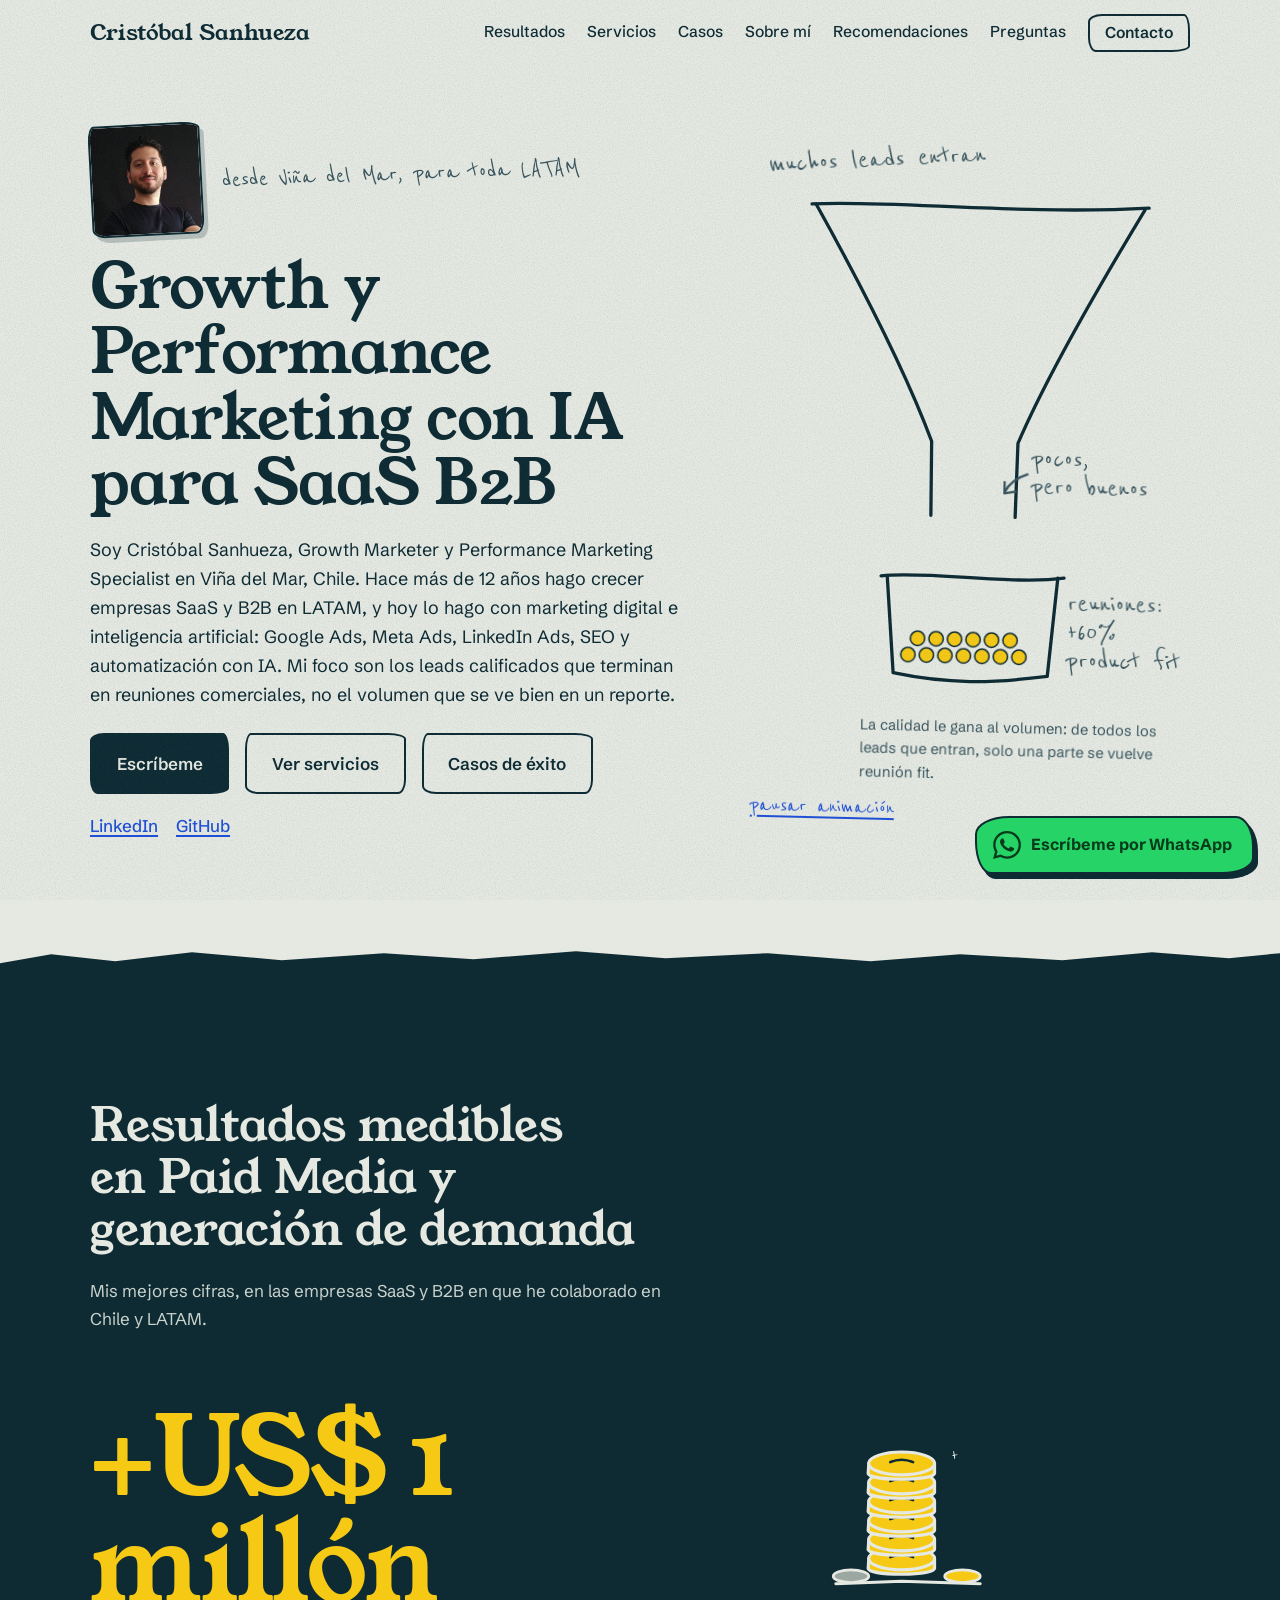
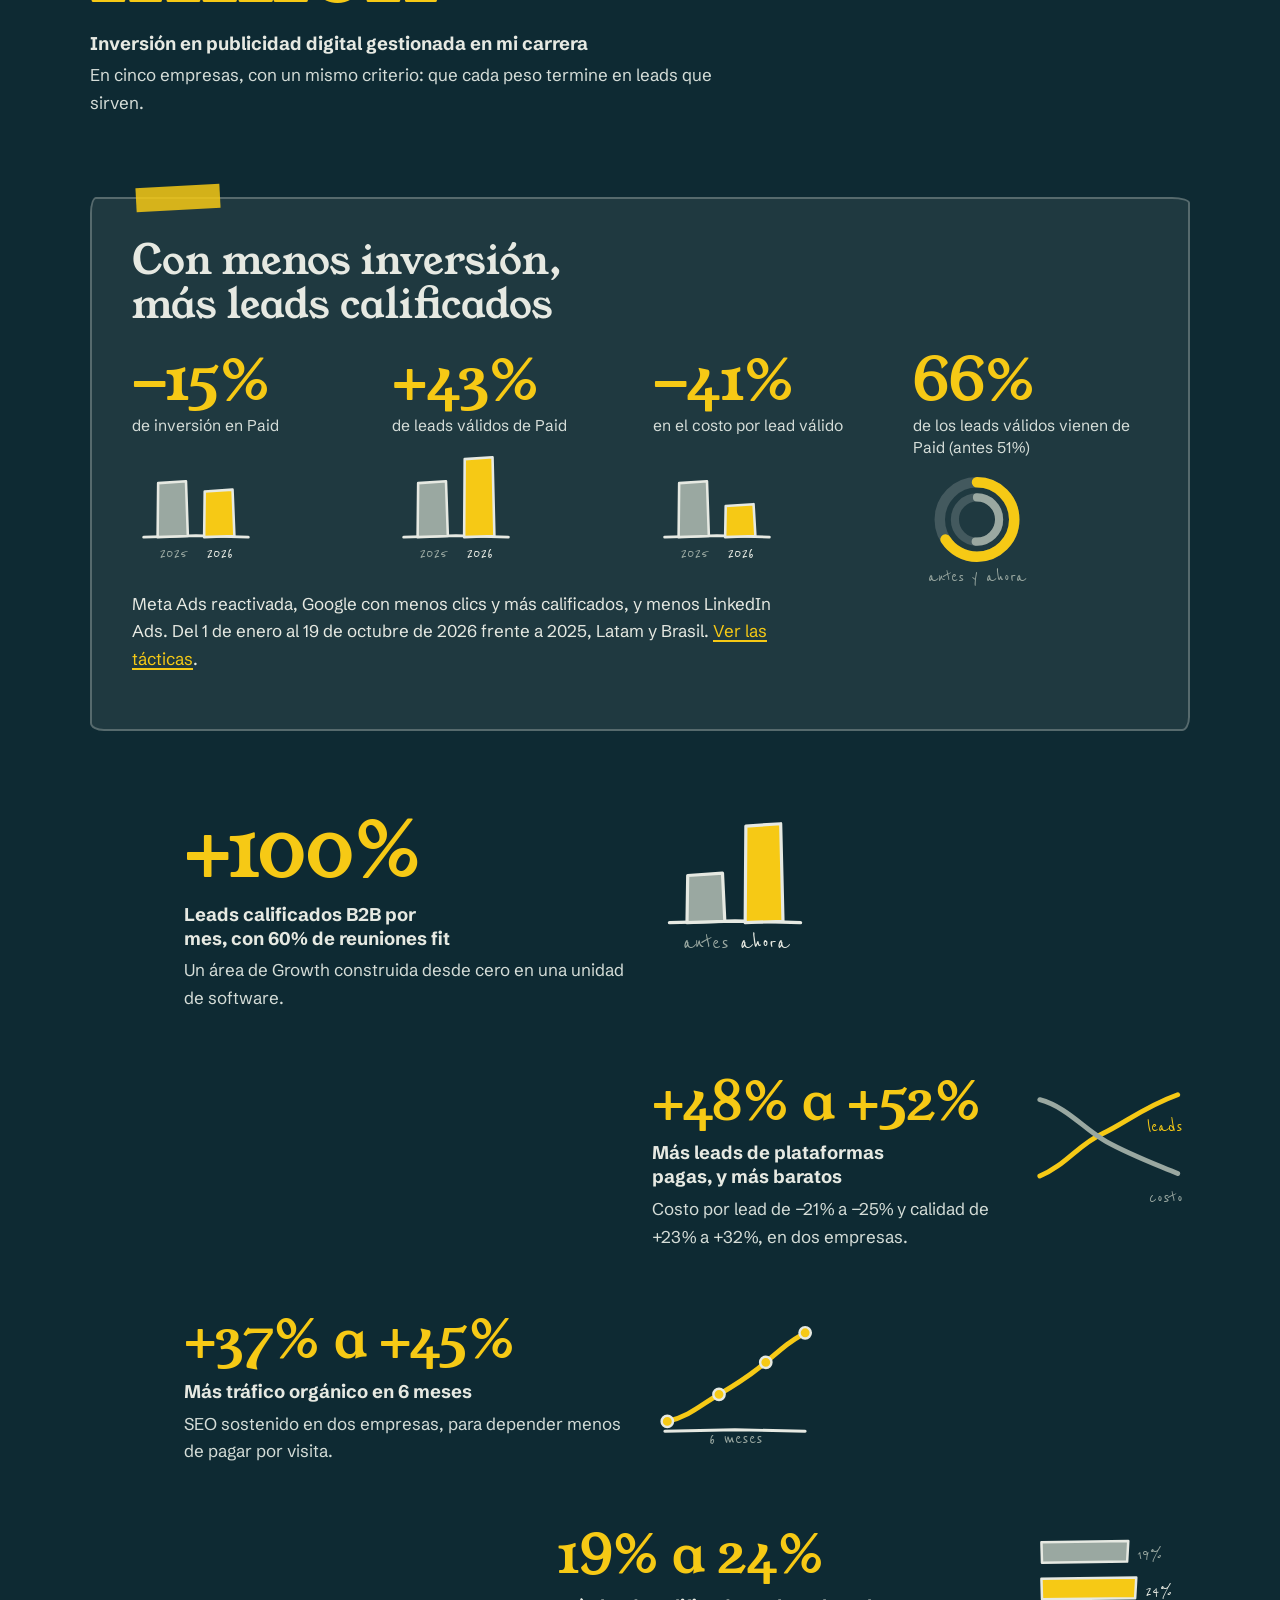
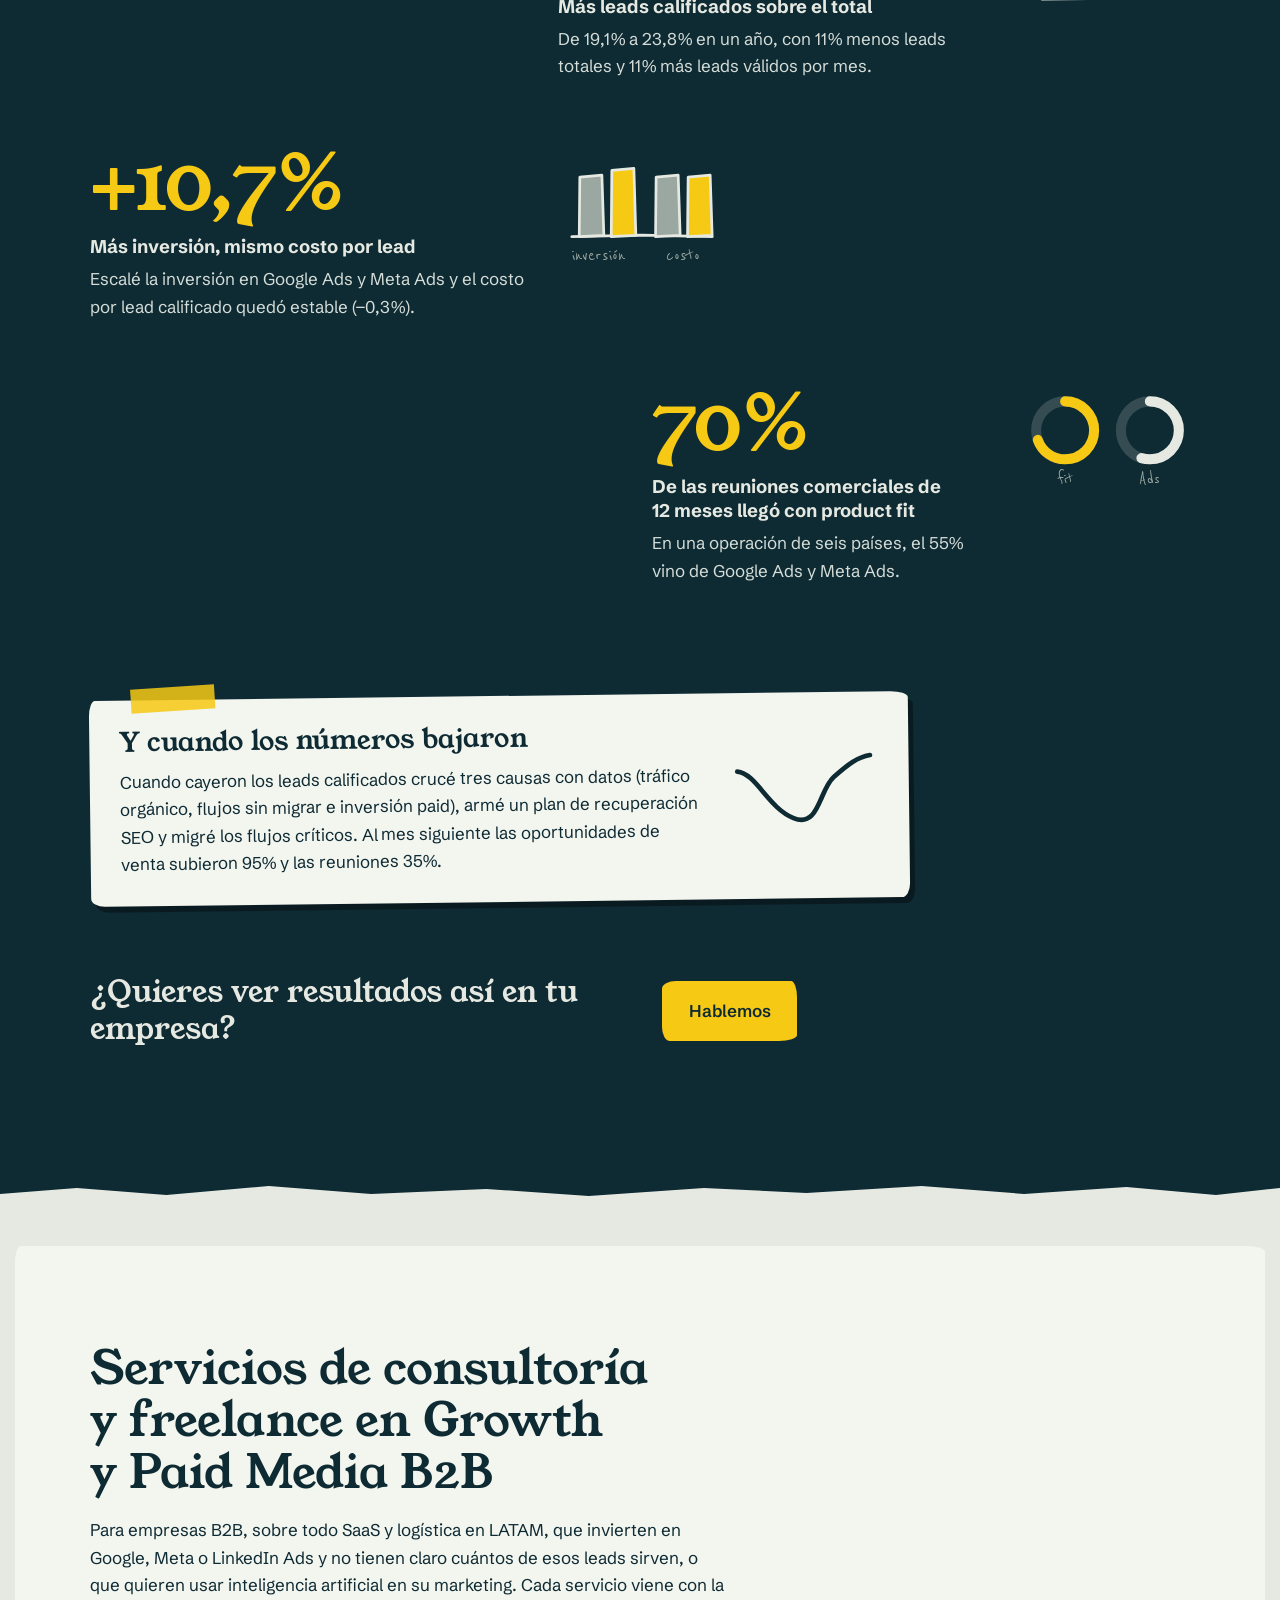
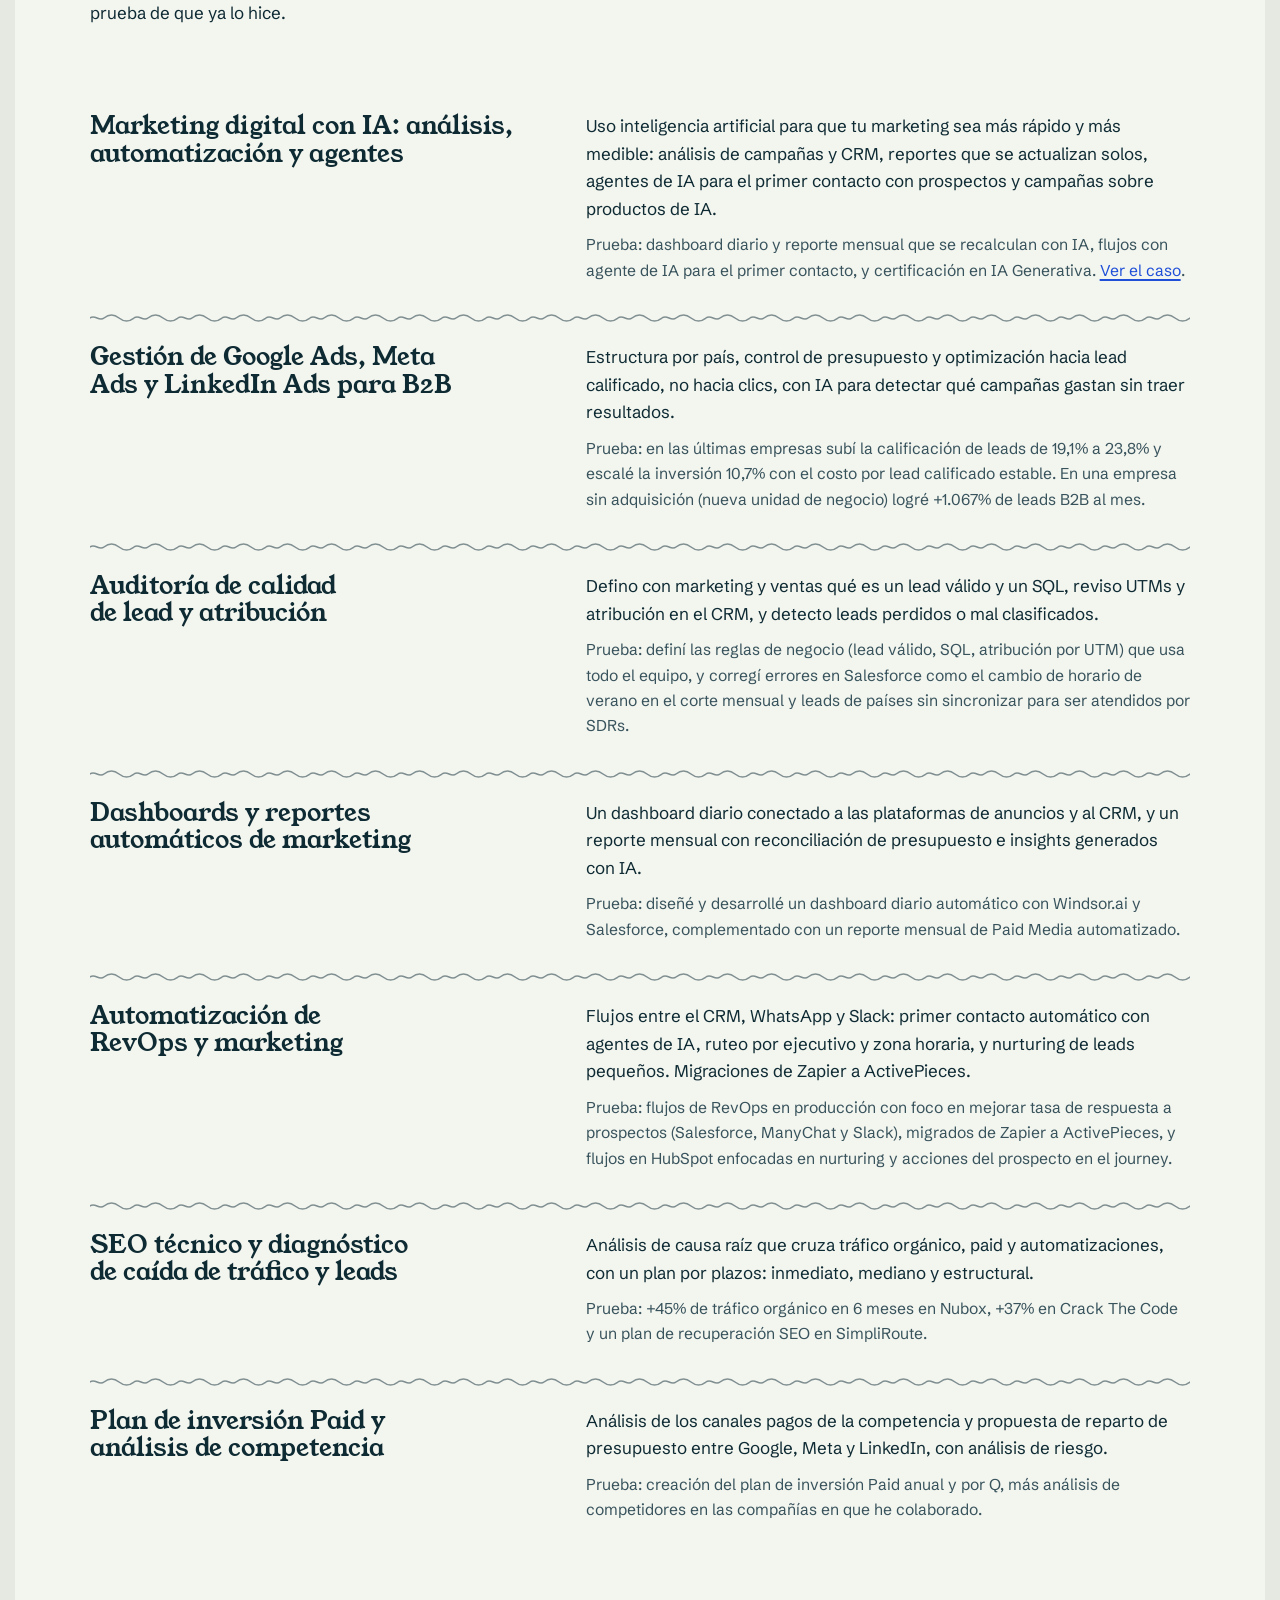
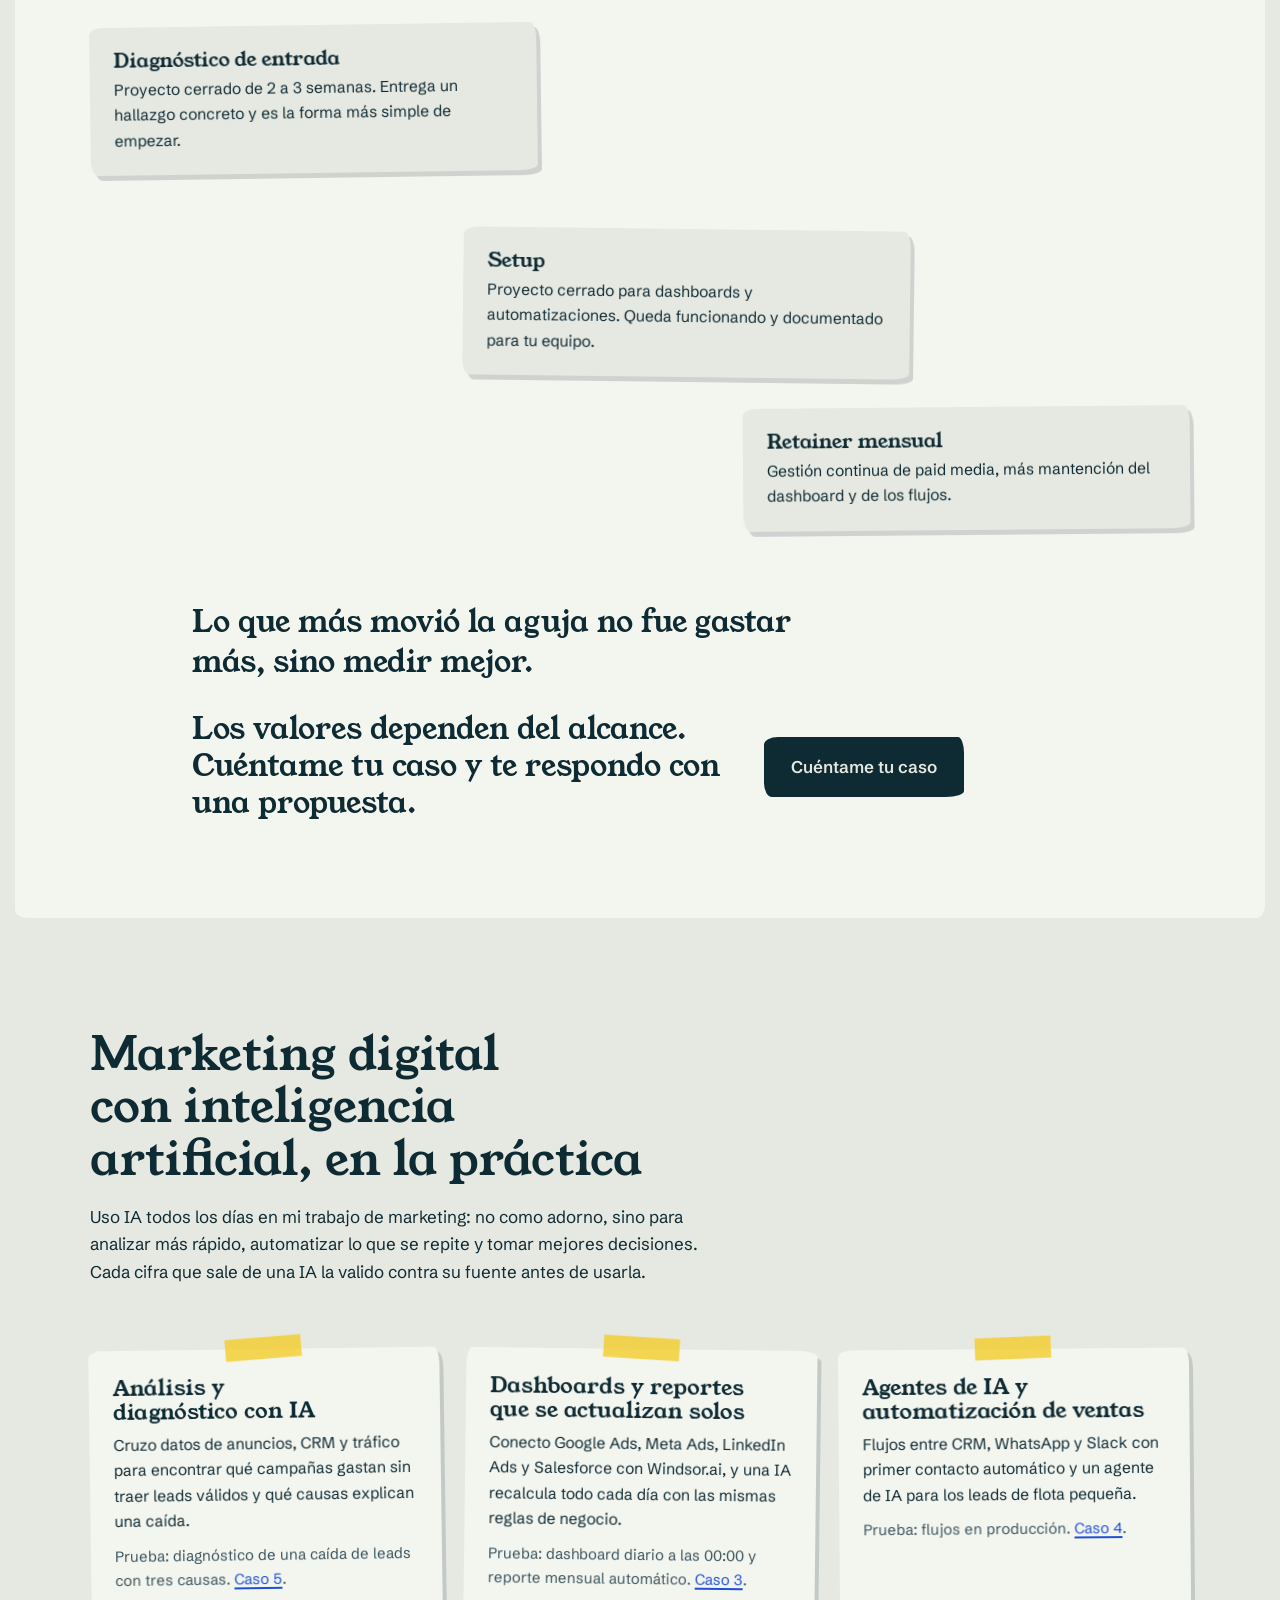
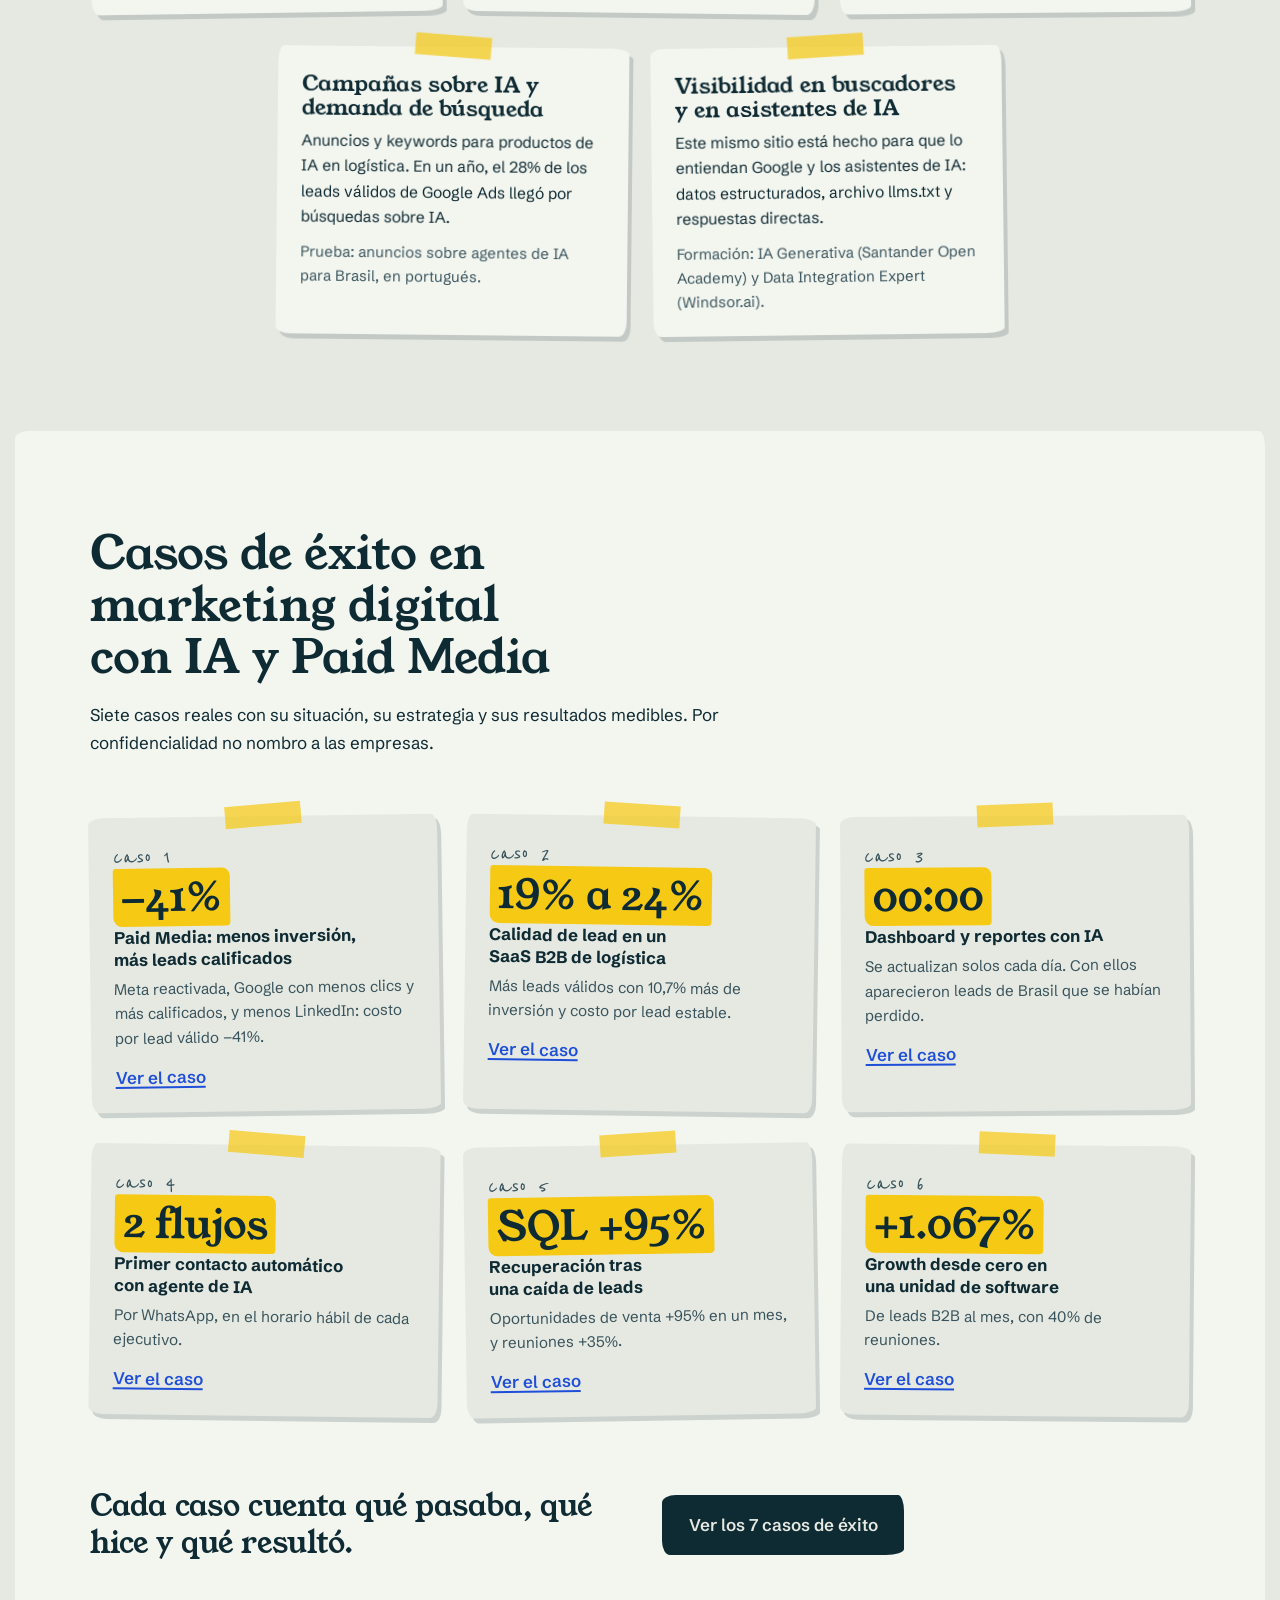
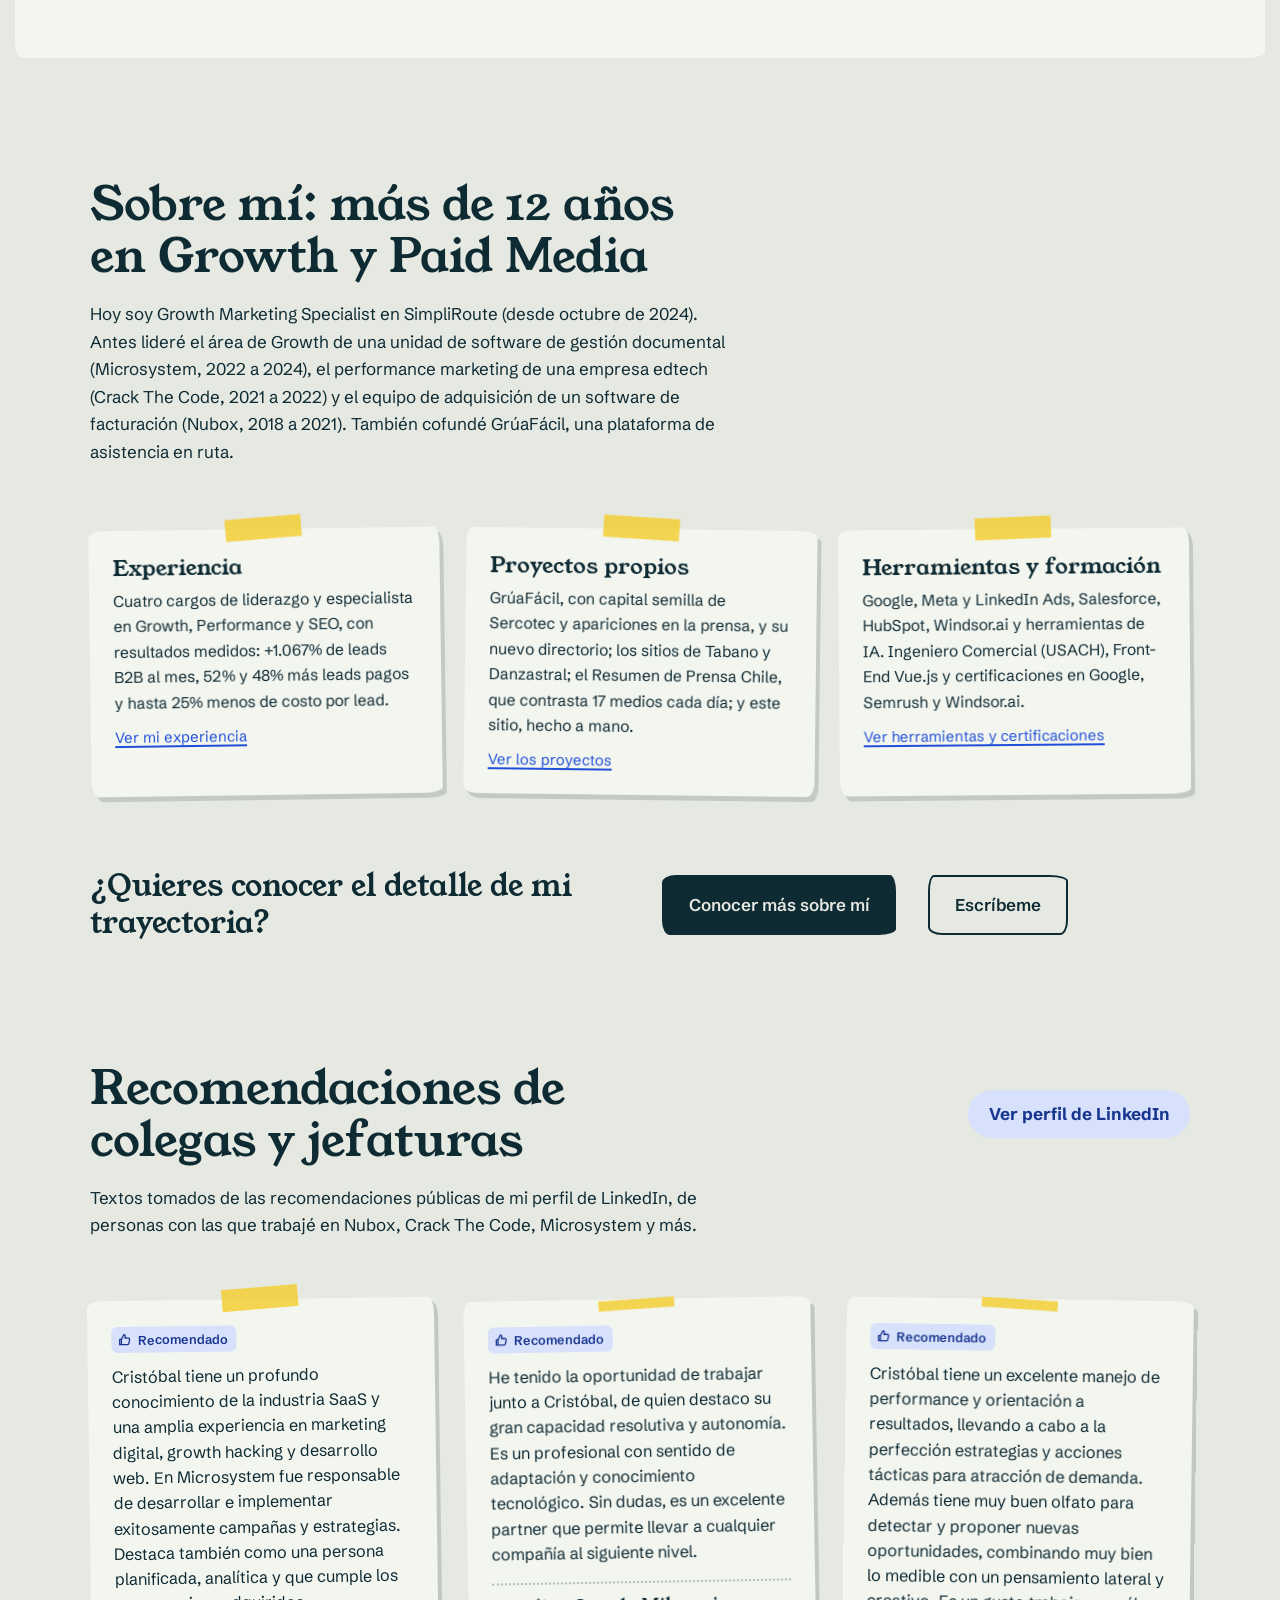
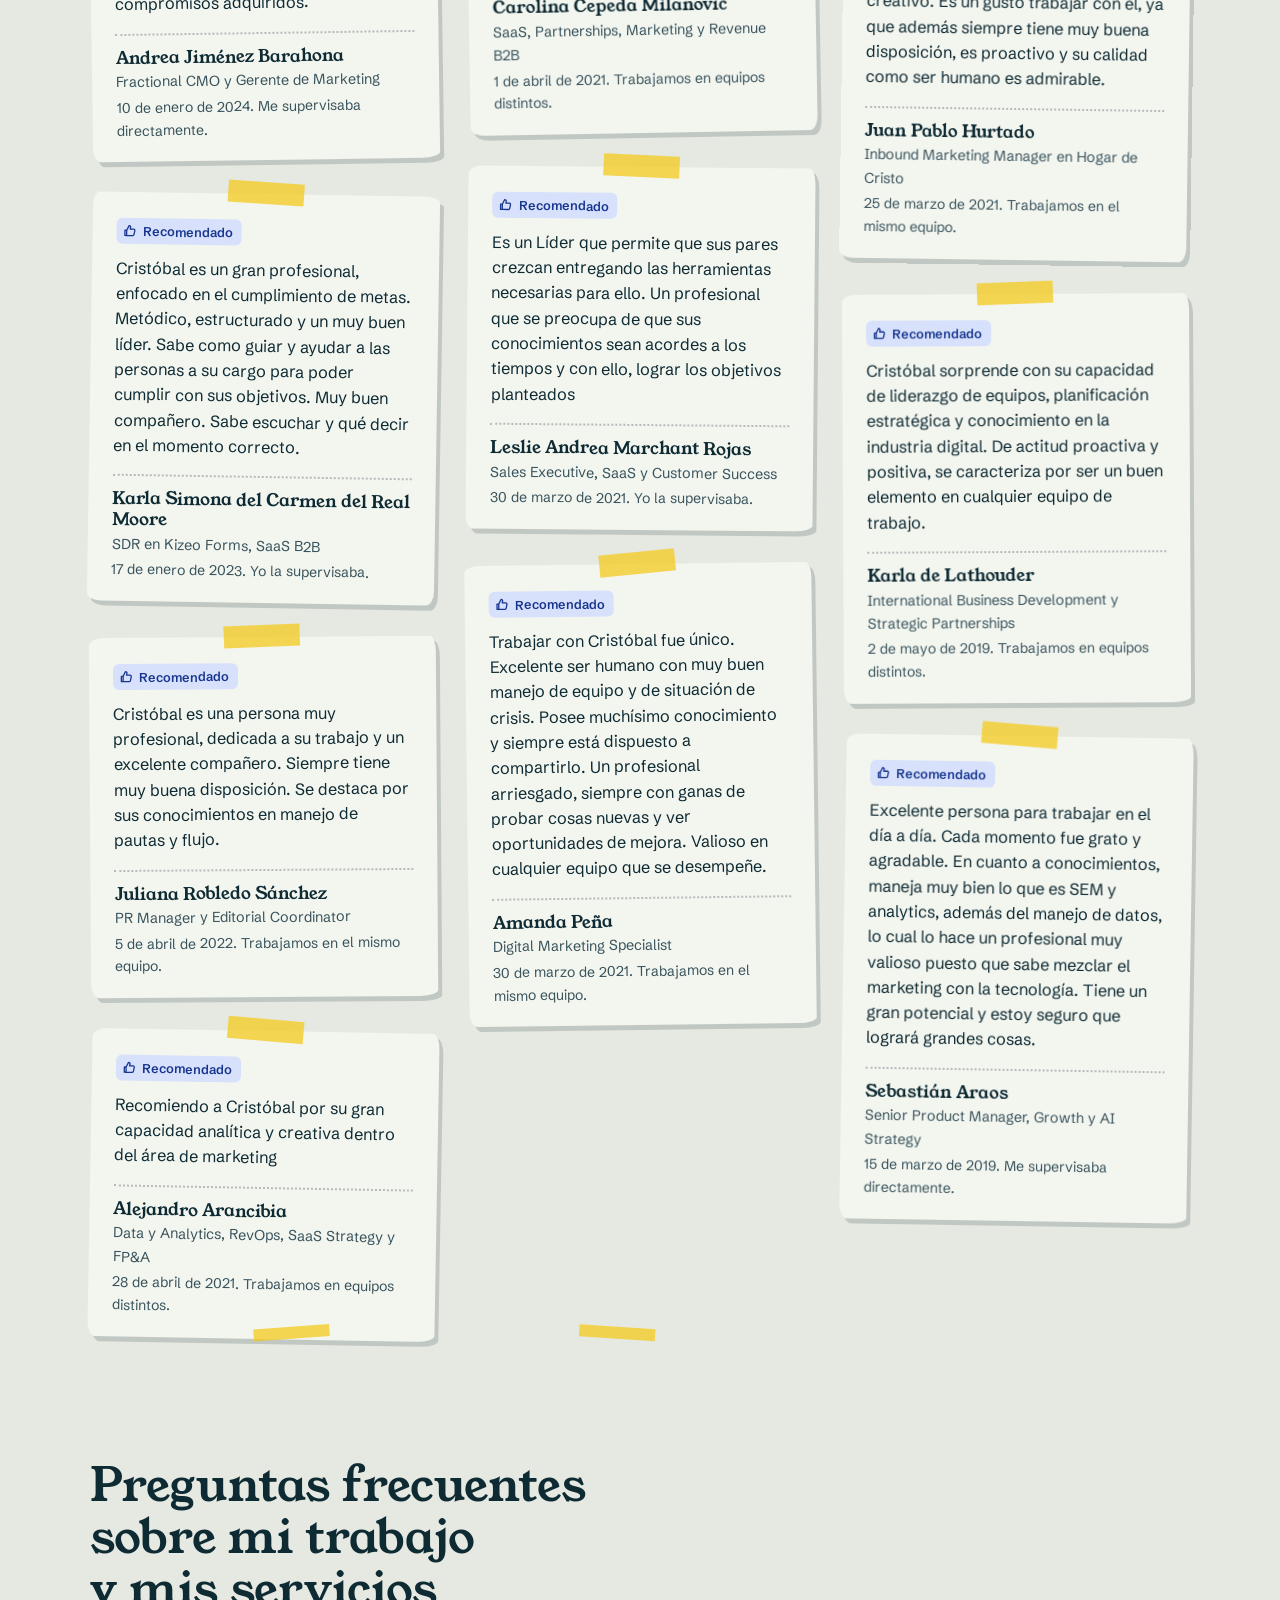
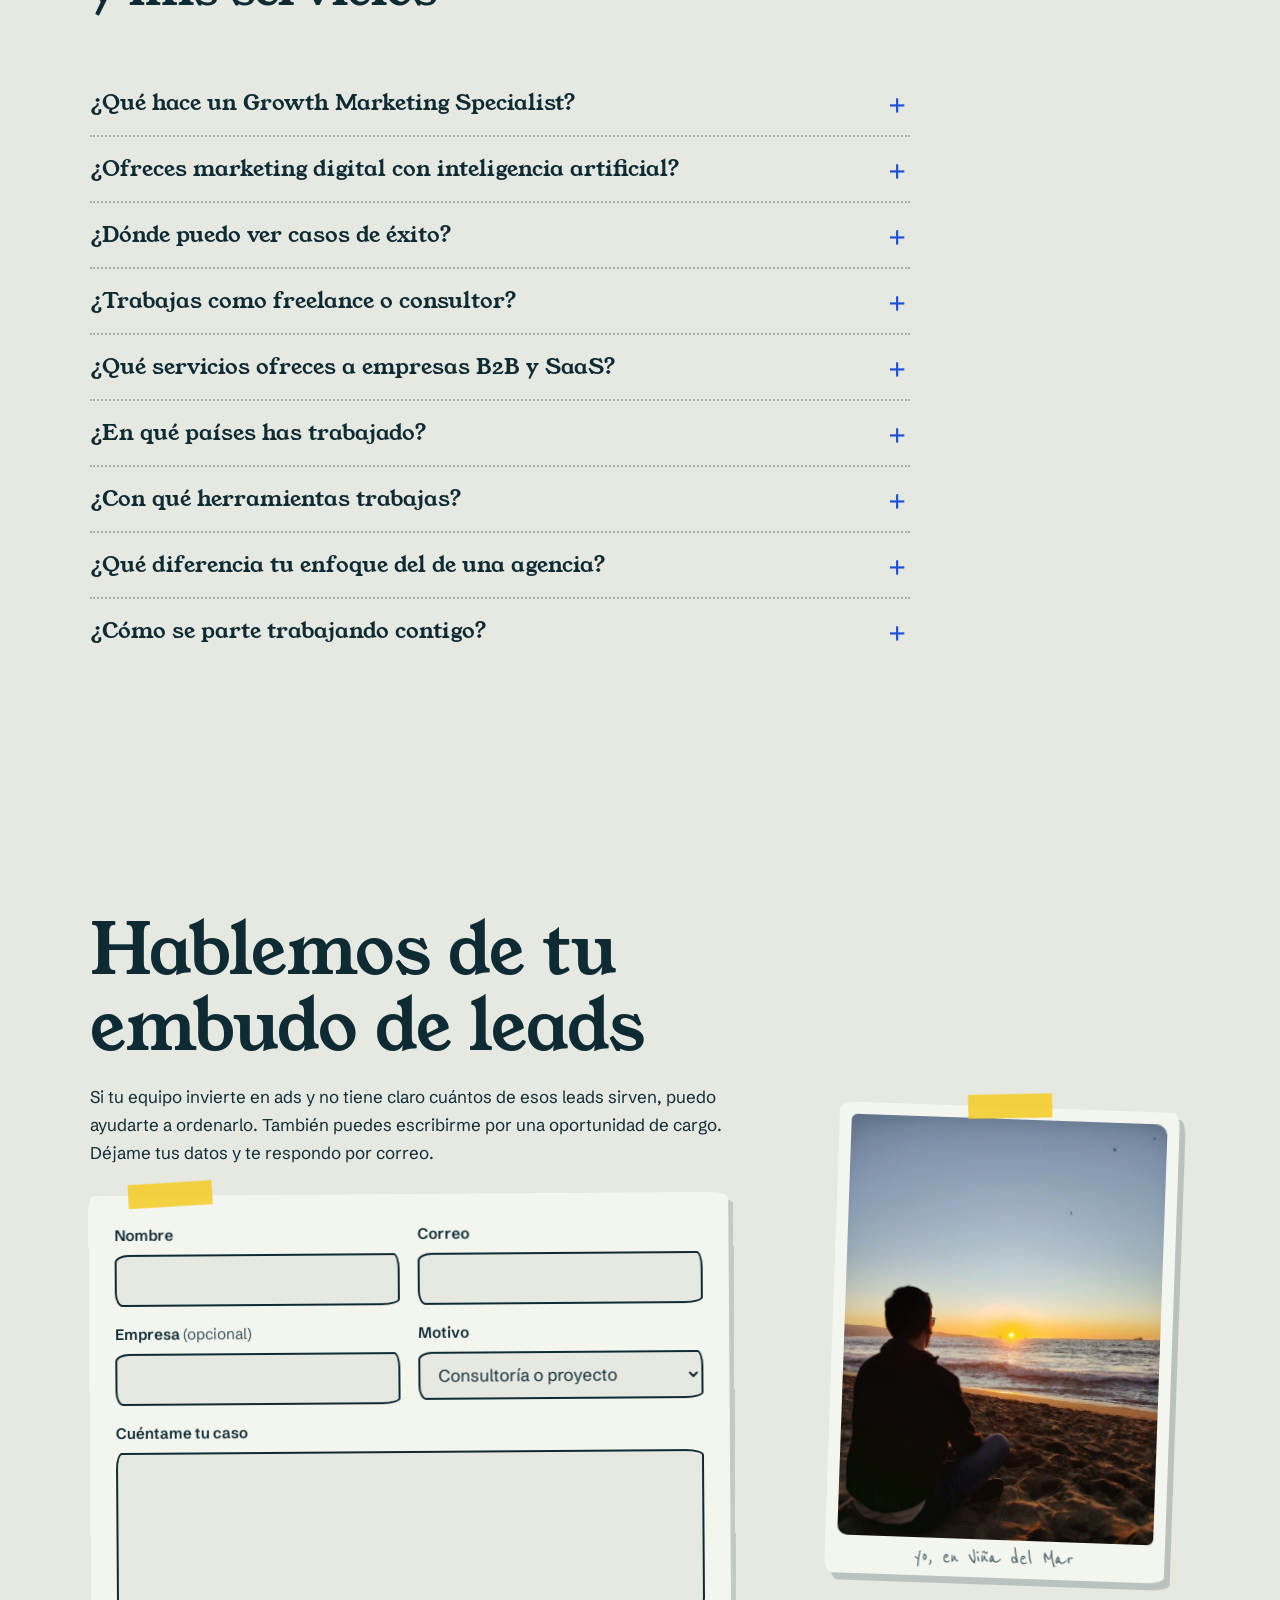
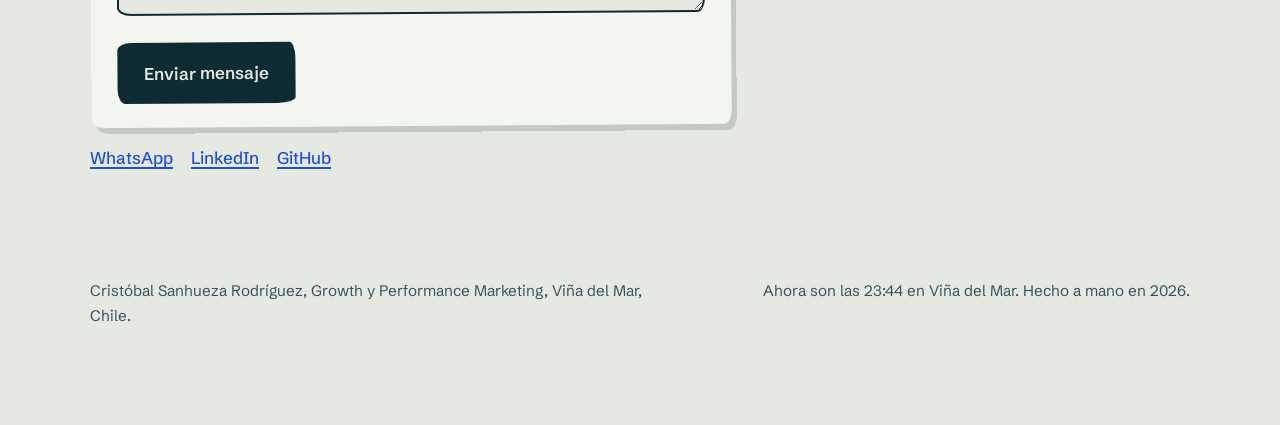
<file: index.html>
<!doctype html>
<html lang="es-CL">
<head>
    <!-- Google tag (gtag.js) -->
<script async src="https://www.googletagmanager.com/gtag/js?id=G-9M3X4PTR04"></script>
<script>
  window.dataLayer = window.dataLayer || [];
  function gtag(){dataLayer.push(arguments);}
  gtag('js', new Date());

  gtag('config', 'G-9M3X4PTR04');
</script>
<meta charset="utf-8">
<meta name="viewport" content="width=device-width, initial-scale=1">
<title>Marketing digital con IA y Growth B2B | Cristóbal Sanhueza</title>
<meta name="description" content="Marketing digital con IA en Chile: Google Ads, Meta Ads, SEO y automatización con inteligencia artificial para SaaS B2B en LATAM. Casos de éxito y consultoría.">
<meta name="author" content="Cristóbal Sanhueza Rodríguez">
<meta name="robots" content="index, follow, max-snippet:-1, max-image-preview:large, max-video-preview:-1">
<meta name="theme-color" content="#E6E9E2">
<link rel="canonical" href="https://cristobalsanhueza.cl/">
<link rel="alternate" hreflang="es-CL" href="https://cristobalsanhueza.cl/">
<link rel="alternate" hreflang="x-default" href="https://cristobalsanhueza.cl/">

<meta property="og:type" content="profile">
<meta property="og:site_name" content="Cristóbal Sanhueza">
<meta property="og:locale" content="es_CL">
<meta property="og:title" content="Marketing digital con IA y Growth B2B | Cristóbal Sanhueza">
<meta property="og:description" content="Marketing digital con inteligencia artificial: leads calificados que terminan en reuniones comerciales. Google Ads, Meta Ads, LinkedIn Ads, SEO y automatización para SaaS B2B en LATAM.">
<meta property="og:url" content="https://cristobalsanhueza.cl/">
<meta property="og:image" content="https://cristobalsanhueza.cl/assets/img/og-image.png">
<meta property="og:image:width" content="1200">
<meta property="og:image:height" content="630">
<meta property="og:image:alt" content="Cristóbal Sanhueza, Growth y Performance Marketing para SaaS B2B, junto a un embudo dibujado a mano">
<meta property="profile:first_name" content="Cristóbal">
<meta property="profile:last_name" content="Sanhueza Rodríguez">
<meta name="twitter:card" content="summary_large_image">
<meta name="twitter:title" content="Marketing digital con IA y Growth B2B | Cristóbal Sanhueza">
<meta name="twitter:description" content="Marketing digital con inteligencia artificial: leads calificados que terminan en reuniones comerciales. Google Ads, Meta Ads, LinkedIn Ads, SEO y automatización para SaaS B2B en LATAM.">
<meta name="twitter:image" content="https://cristobalsanhueza.cl/assets/img/og-image.png">

<link rel="icon" href="data:image/svg+xml,%3Csvg xmlns='http://www.w3.org/2000/svg' viewBox='0 0 64 64'%3E%3Crect width='64' height='64' rx='14' fill='%230E2A33'/%3E%3Cpath d='M44 20c-4-5-14-6-20-1-6 5-6 15 0 20 6 5 16 4 20-1' fill='none' stroke='%23F6C915' stroke-width='6' stroke-linecap='round'/%3E%3C/svg%3E">

<link rel="preconnect" href="https://fonts.googleapis.com">
<link rel="preconnect" href="https://fonts.gstatic.com" crossorigin>
<link href="https://fonts.googleapis.com/css2?family=Reenie+Beanie&family=Schibsted+Grotesk:wght@400;500;600;700&family=Young+Serif&display=swap" rel="stylesheet">

<script type="application/ld+json">
{
  "@context": "https://schema.org",
  "@graph": [
    {
      "@type": "WebSite",
      "@id": "https://cristobalsanhueza.cl/#website",
      "url": "https://cristobalsanhueza.cl/",
      "name": "Cristóbal Sanhueza",
      "description": "Portafolio de Cristóbal Sanhueza, Growth Marketer y Performance Marketing Specialist en Chile, con marketing digital e inteligencia artificial.",
      "inLanguage": "es-CL",
      "publisher": { "@id": "https://cristobalsanhueza.cl/#cristobal" }
    },
    {
      "@type": "ProfilePage",
      "@id": "https://cristobalsanhueza.cl/#pagina",
      "url": "https://cristobalsanhueza.cl/",
      "name": "Marketing digital con IA y Growth B2B | Cristóbal Sanhueza",
      "inLanguage": "es-CL",
      "dateModified": "2026-10-21T19:00:00-03:00",
      "significantLink": ["https://cristobalsanhueza.cl/casos-de-exito.html", "https://cristobalsanhueza.cl/sobre-mi.html"],
      "isPartOf": { "@id": "https://cristobalsanhueza.cl/#website" },
      "mainEntity": { "@id": "https://cristobalsanhueza.cl/#cristobal" }
    },
    {
      "@type": "Person",
      "@id": "https://cristobalsanhueza.cl/#cristobal",
      "name": "Cristóbal Sanhueza Rodríguez",
      "givenName": "Cristóbal",
      "familyName": "Sanhueza Rodríguez",
      "alternateName": ["Cristóbal Nicolás Sanhueza Rodríguez", "Cristóbal Sanhueza"],
      "url": "https://cristobalsanhueza.cl/",
      "jobTitle": "Growth Marketing Specialist",
      "description": "Growth Marketer y Performance Marketing Specialist con más de 12 años de experiencia en marketing digital con inteligencia artificial, Google Ads, Meta Ads, LinkedIn Ads, SEO y automatización de marketing y ventas para empresas SaaS B2B en Chile y LATAM.",
      "email": "cristobal.sanrodriguez@gmail.com",
      "address": {
        "@type": "PostalAddress",
        "addressLocality": "Viña del Mar",
        "addressRegion": "Valparaíso",
        "addressCountry": "CL"
      },
      "image": "https://cristobalsanhueza.cl/assets/img/cristobal-sanhueza.jpg",
      "worksFor": { "@type": "Organization", "name": "SimpliRoute", "url": "https://www.simpliroute.com" },
      "alumniOf": [
        { "@type": "CollegeOrUniversity", "name": "Universidad de Santiago de Chile" },
        { "@type": "EducationalOrganization", "name": "Desafío Latam" }
      ],
      "hasOccupation": {
        "@type": "Occupation",
        "name": "Growth Marketing Specialist",
        "occupationLocation": { "@type": "Country", "name": "Chile" },
        "skills": "Marketing digital con IA, Growth Marketing, Performance Marketing, Paid Media, Google Ads, Meta Ads, LinkedIn Ads, SEO técnico, atribución, CRO, automatización de marketing, RevOps"
      },
      "knowsAbout": [
        "Growth Marketing", "Performance Marketing", "Paid Media", "Google Ads", "Meta Ads", "LinkedIn Ads",
        "SEO técnico", "Marketing B2B", "SaaS", "Generación de demanda", "Atribución de marketing",
        "CRO y AB testing", "Salesforce", "HubSpot", "Looker Studio", "Automatización de marketing", "RevOps",
        "Inteligencia artificial aplicada al marketing", "Marketing digital con IA", "IA generativa", "Agentes de IA", "Windsor.ai"
      ],
      "sameAs": [
        "https://www.linkedin.com/in/cristobal-sanhueza-rodriguez",
        "https://github.com/crekdev",
        "https://crekdev.github.io/gruafacil/",
        "https://crekdev.github.io/resumen-prensa-chile/"
      ]
    },
    {
      "@type": "ProfessionalService",
      "@id": "https://cristobalsanhueza.cl/#servicios",
      "name": "Cristóbal Sanhueza, consultoría de Growth y Paid Media B2B",
      "url": "https://cristobalsanhueza.cl/#servicios",
      "description": "Consultoría y servicios freelance de marketing digital con IA, Growth Marketing, Paid Media, SEO técnico, atribución y automatización para empresas B2B y SaaS en LATAM.",
      "provider": { "@id": "https://cristobalsanhueza.cl/#cristobal" },
      "address": { "@type": "PostalAddress", "addressLocality": "Viña del Mar", "addressRegion": "Valparaíso", "addressCountry": "CL" },
      "areaServed": [
        { "@type": "Country", "name": "Chile" },
        { "@type": "Country", "name": "México" },
        { "@type": "Country", "name": "Brasil" },
        { "@type": "Country", "name": "Perú" },
        { "@type": "Country", "name": "Colombia" },
        { "@type": "Country", "name": "Argentina" }
      ],
      "serviceType": ["Marketing digital con IA", "Gestión de Paid Media B2B", "Auditoría de calidad de leads y atribución", "Dashboards de marketing", "Automatización de RevOps", "SEO técnico", "Plan de inversión Paid"],
      "hasOfferCatalog": {
        "@type": "OfferCatalog",
        "name": "Servicios de Growth y Paid Media B2B",
        "itemListElement": [
          { "@type": "Offer", "itemOffered": { "@type": "Service", "name": "Marketing digital con IA: análisis, automatización y agentes", "description": "Análisis de campañas y CRM con inteligencia artificial, reportes automáticos y flujos con agentes de IA para el primer contacto." } },
          { "@type": "Offer", "itemOffered": { "@type": "Service", "name": "Gestión de Google Ads, Meta Ads y LinkedIn Ads para B2B", "description": "Campañas por país optimizadas hacia lead calificado, con control de presupuesto." } },
          { "@type": "Offer", "itemOffered": { "@type": "Service", "name": "Auditoría de calidad de lead y atribución", "description": "Definición de lead válido y SQL, auditoría de UTMs y atribución en el CRM." } },
          { "@type": "Offer", "itemOffered": { "@type": "Service", "name": "Dashboards y reportes automáticos de marketing", "description": "Dashboard diario conectado a plataformas de anuncios y CRM, y reporte mensual automatizado." } },
          { "@type": "Offer", "itemOffered": { "@type": "Service", "name": "Automatización de RevOps y marketing", "description": "Flujos entre CRM, WhatsApp y Slack: primer contacto automático, ruteo y nurturing." } },
          { "@type": "Offer", "itemOffered": { "@type": "Service", "name": "SEO técnico y diagnóstico de caída de tráfico y leads", "description": "Análisis de causa raíz y plan de recuperación por plazos." } },
          { "@type": "Offer", "itemOffered": { "@type": "Service", "name": "Plan de inversión Paid y análisis de competencia", "description": "Reparto de presupuesto entre Google, Meta y LinkedIn con análisis de riesgo." } }
        ]
      }
    }
  ]
}
</script>
<script type="application/ld+json" id="ld-faq">
{
  "@context": "https://schema.org",
  "@type": "FAQPage",
  "@id": "https://cristobalsanhueza.cl/#preguntas",
  "inLanguage": "es-CL",
  "mainEntity": [
    {
      "@type": "Question",
      "name": "¿Qué hace un Growth Marketing Specialist?",
      "acceptedAnswer": {
        "@type": "Answer",
        "text": "Es la persona que conecta la inversión en publicidad con los resultados comerciales. En mi caso gestiono Google Ads, Meta Ads y LinkedIn Ads, defino qué es un lead calificado, mido el embudo de punta a punta y automatizo reportes y flujos de ventas, usando inteligencia artificial, para que cada peso invertido termine en reuniones con clientes que encajan con el producto."
      }
    },
    {
      "@type": "Question",
      "name": "¿Ofreces marketing digital con inteligencia artificial?",
      "acceptedAnswer": {
        "@type": "Answer",
        "text": "Sí. Uso IA para analizar campañas y CRM, automatizar reportes y dashboards, armar flujos con agentes de IA para el primer contacto con prospectos y crear campañas sobre productos de IA. Llevo más de 12 años en Growth y Paid Media, y valido siempre las cifras contra su fuente. Los casos están en la página de casos de éxito."
      }
    },
    {
      "@type": "Question",
      "name": "¿Dónde puedo ver casos de éxito?",
      "acceptedAnswer": {
        "@type": "Answer",
        "text": "En la página de casos de éxito hay siete casos reales con su situación, su estrategia y sus resultados. Por confidencialidad no nombro a las empresas y uso porcentajes y cantidades de leads."
      }
    },
    {
      "@type": "Question",
      "name": "¿Trabajas como freelance o consultor?",
      "acceptedAnswer": {
        "@type": "Answer",
        "text": "Sí. Tomo proyectos de diagnóstico, implementación y acompañamiento mensual para empresas B2B, sobre todo SaaS y logística. También estoy abierto a conversar cargos de Growth, Performance y Paid Marketing."
      }
    },
    {
      "@type": "Question",
      "name": "¿Qué servicios ofreces a empresas B2B y SaaS?",
      "acceptedAnswer": {
        "@type": "Answer",
        "text": "Gestión de Google Ads, Meta Ads y LinkedIn Ads, auditoría de calidad de lead y atribución, dashboards y reportes automáticos, automatización de RevOps y marketing, SEO técnico con diagnóstico de caídas de tráfico y leads, y planes de inversión Paid con análisis de competencia."
      }
    },
    {
      "@type": "Question",
      "name": "¿En qué países has trabajado?",
      "acceptedAnswer": {
        "@type": "Answer",
        "text": "He gestionado campañas y leads en Chile, México, Brasil, Perú, Colombia y Argentina. Trabajo de forma remota desde Viña del Mar, Chile, y tengo experiencia con la operación de Brasil, que usa campañas en portugués y una cuenta publicitaria que factura en reales."
      }
    },
    {
      "@type": "Question",
      "name": "¿Con qué herramientas trabajas?",
      "acceptedAnswer": {
        "@type": "Answer",
        "text": "Google Ads, Meta Ads, LinkedIn Ads, Search Console, Google Analytics, Tag Manager y Looker Studio. Para datos y automatización uso Windsor.ai, Salesforce, HubSpot, ActivePieces, Zapier y ManyChat. Para el sitio y el SEO técnico trabajo con HTML, CSS, JavaScript y WordPress."
      }
    },
    {
      "@type": "Question",
      "name": "¿Qué diferencia tu enfoque del de una agencia?",
      "acceptedAnswer": {
        "@type": "Answer",
        "text": "Me enfoco en la calidad del lead y en ventas, no en clics ni en leads totales. Combino paid media, datos y automatización en una sola persona, y dejo todo documentado: reglas, flujos y reportes se quedan con el cliente aunque termine el contrato."
      }
    },
    {
      "@type": "Question",
      "name": "¿Cómo se parte trabajando contigo?",
      "acceptedAnswer": {
        "@type": "Answer",
        "text": "Lo más simple es un diagnóstico de entrada de 2 a 3 semanas, que entrega un hallazgo concreto sobre calidad de leads, atribución o una caída de tráfico. Escríbeme con tu caso y te respondo con una propuesta según el alcance."
      }
    }
  ]
}
</script>

<script>document.documentElement.className+=' js';</script>
<link rel="stylesheet" href="assets/css/styles.css">
</head>
<body>
<a class="saltar" href="#contenido">Saltar al contenido</a>

<header class="cabecera" id="cabecera">
  <div class="wrap">
    <nav class="nav" aria-label="Principal">
      <a class="marca" href="#inicio">Cristóbal Sanhueza</a>
      <button class="burger" type="button" id="burger" aria-expanded="false" aria-controls="menu" aria-label="Abrir menú" hidden>
        <span class="burger-raya"></span><span class="burger-raya"></span><span class="burger-raya"></span>
      </button>
      <ul id="menu">
        <li><a href="#resultados">Resultados</a></li>
        <li><a href="#servicios">Servicios</a></li>
        <li><a href="#casos">Casos</a></li>
        <li><a href="sobre-mi.html">Sobre mí</a></li>
        <li><a href="#recomendaciones">Recomendaciones</a></li>
        <li><a href="#preguntas">Preguntas</a></li>
        <li><a href="#contacto" class="nav-cta">Contacto</a></li>
      </ul>
    </nav>
  </div>
</header>

<main id="contenido">

<section class="hero" id="inicio" aria-labelledby="titulo">
  <div class="wrap hero-grid">
    <div>
      <div class="presenta">
        <img class="retrato" src="assets/img/cristobal-retrato.jpg" width="360" height="360" alt="Cristóbal Sanhueza, Growth Marketer y Performance Marketing Specialist, con los brazos cruzados" fetchpriority="high">
        <span class="mano desde" aria-hidden="true">desde Viña del Mar, para toda LATAM</span>
      </div>
      <h1 id="titulo">Growth y Performance Marketing con IA para SaaS B2B</h1>
      <p class="lede">Soy Cristóbal Sanhueza, Growth Marketer y Performance Marketing Specialist en Viña del Mar, Chile. Hace más de 12 años hago crecer empresas SaaS y B2B en LATAM, y hoy lo hago con marketing digital e inteligencia artificial: Google Ads, Meta Ads, LinkedIn Ads, SEO y automatización con IA. Mi foco son los leads calificados que terminan en reuniones comerciales, no el volumen que se ve bien en un reporte.</p>
      <div class="acciones">
        <a class="btn" href="#contacto">Escríbeme</a>
        <a class="btn btn--sec" href="#servicios">Ver servicios</a>
        <a class="btn btn--sec" href="casos-de-exito.html">Casos de éxito</a>
      </div>
      <div class="redes">
        <a href="https://www.linkedin.com/in/cristobal-sanhueza-rodriguez" rel="me noopener">LinkedIn</a>
        <a href="https://github.com/crekdev" rel="me noopener">GitHub</a>
      </div>
    </div>

    <figure class="embudo-wrap">
      <svg id="embudo" viewBox="0 0 420 560" role="img" aria-labelledby="embudo-t embudo-d">
        <title id="embudo-t">Embudo de leads dibujado a mano</title>
        <desc id="embudo-d">Entran muchos leads por arriba. Solo una parte pasa el filtro y termina como reunión con product fit en el balde de abajo.</desc>
        <g fill="none" stroke="#0E2A33" stroke-width="3.2" stroke-linecap="round" stroke-linejoin="round">
          <path d="M46 72 C120 66 250 78 374 68"/>
          <path d="M50 72 C90 140 140 230 168 300 L169 372"/>
          <path d="M370 70 C330 140 280 230 252 300 L251 372"/>
          <path d="M122 432 C170 426 250 438 300 430"/>
          <path d="M128 432 L136 526 C190 536 232 534 286 526 L294 430"/>
        </g>
        <g class="fin" fill="#F6C915" stroke="#0E2A33" stroke-width="1.5">
          <circle cx="150" cy="508" r="7"/><circle cx="168" cy="508" r="7"/><circle cx="186" cy="508" r="7"/><circle cx="204" cy="508" r="7"/><circle cx="222" cy="508" r="7"/><circle cx="240" cy="508" r="7"/><circle cx="258" cy="508" r="7"/>
          <circle cx="159" cy="492" r="7"/><circle cx="177" cy="492" r="7"/><circle cx="195" cy="492" r="7"/><circle cx="213" cy="492" r="7"/><circle cx="231" cy="492" r="7"/><circle cx="249" cy="492" r="7"/>
        </g>
        <g id="puntos" aria-hidden="true"></g>
        <g class="nota" aria-hidden="true">
          <text x="4" y="42" transform="rotate(-4 4 42)">muchos leads entran</text>
          <text x="266" y="322">pocos,</text>
          <text x="266" y="350">pero buenos</text>
          <text x="304" y="462">reuniones:</text>
          <text x="304" y="490">+60%</text>
          <text x="304" y="518">product fit</text>
        </g>
        <path d="M262 330 C250 334 244 340 240 348" fill="none" stroke="#38535C" stroke-width="2.2" stroke-linecap="round" aria-hidden="true"/>
        <path d="M240 338 L240 349 L251 347" fill="none" stroke="#38535C" stroke-width="2.2" stroke-linecap="round" stroke-linejoin="round" aria-hidden="true"/>
      </svg>
      <figcaption>La calidad le gana al volumen: de todos los leads que entran, solo una parte se vuelve reunión fit.</figcaption>
      <button class="repetir" type="button" id="repetir" hidden>pausar animación</button>
    </figure>
  </div>
</section>

<section class="res" id="resultados" aria-labelledby="t-resultados">
  <div class="wrap">
    <h2 id="t-resultados">Resultados medibles en Paid Media y generación de demanda</h2>
    <p class="intro">Mis mejores cifras, en las empresas SaaS y B2B en que he colaborado en Chile y LATAM.</p>

    <div class="res-grid">
      <article class="r r0">
        <span class="fig">+US$ 1 millón</span>
        <h3>Inversión en publicidad digital gestionada en mi carrera</h3>
        <p>En cinco empresas, con un mismo criterio: que cada peso termine en leads que sirven.</p>
        <svg class="r-graf r0-g" viewBox="0 0 150 150" role="img" aria-label="Dibujo de una pila de monedas" focusable="false"><path d="M18 138 L70 136 L132 138" fill="none" stroke="#E6E9E2" stroke-width="2.4" stroke-linecap="round"/><g class="coin" style="--d:0.0s"><path d="M44 118 L43.5 126 C46 132,94 132,96 126 L96 118 Z" fill="#F6C915" stroke="#E6E9E2" stroke-width="2.4" stroke-linejoin="round"/><ellipse cx="70" cy="118" rx="26" ry="9" fill="#F6C915" stroke="#E6E9E2" stroke-width="2.4"/><path d="M61 117 Q70 113 79 117" fill="none" stroke="#0E2A33" stroke-width="2" stroke-linecap="round"/></g><g class="coin" style="--d:0.11s"><path d="M44 103 L43.5 111 C46 117,94 117,96 111 L96 103 Z" fill="#F6C915" stroke="#E6E9E2" stroke-width="2.4" stroke-linejoin="round"/><ellipse cx="70" cy="103" rx="26" ry="9" fill="#F6C915" stroke="#E6E9E2" stroke-width="2.4"/><path d="M61 102 Q70 98 79 102" fill="none" stroke="#0E2A33" stroke-width="2" stroke-linecap="round"/></g><g class="coin" style="--d:0.22s"><path d="M44 88 L43.5 96 C46 102,94 102,96 96 L96 88 Z" fill="#F6C915" stroke="#E6E9E2" stroke-width="2.4" stroke-linejoin="round"/><ellipse cx="70" cy="88" rx="26" ry="9" fill="#F6C915" stroke="#E6E9E2" stroke-width="2.4"/><path d="M61 87 Q70 83 79 87" fill="none" stroke="#0E2A33" stroke-width="2" stroke-linecap="round"/></g><g class="coin" style="--d:0.33s"><path d="M44 73 L43.5 81 C46 87,94 87,96 81 L96 73 Z" fill="#F6C915" stroke="#E6E9E2" stroke-width="2.4" stroke-linejoin="round"/><ellipse cx="70" cy="73" rx="26" ry="9" fill="#F6C915" stroke="#E6E9E2" stroke-width="2.4"/><path d="M61 72 Q70 68 79 72" fill="none" stroke="#0E2A33" stroke-width="2" stroke-linecap="round"/></g><g class="coin" style="--d:0.44s"><path d="M44 58 L43.5 66 C46 72,94 72,96 66 L96 58 Z" fill="#F6C915" stroke="#E6E9E2" stroke-width="2.4" stroke-linejoin="round"/><ellipse cx="70" cy="58" rx="26" ry="9" fill="#F6C915" stroke="#E6E9E2" stroke-width="2.4"/><path d="M61 57 Q70 53 79 57" fill="none" stroke="#0E2A33" stroke-width="2" stroke-linecap="round"/></g><g class="coin" style="--d:0.55s"><path d="M44 43 L43.5 51 C46 57,94 57,96 51 L96 43 Z" fill="#F6C915" stroke="#E6E9E2" stroke-width="2.4" stroke-linejoin="round"/><ellipse cx="70" cy="43" rx="26" ry="9" fill="#F6C915" stroke="#E6E9E2" stroke-width="2.4"/><path d="M61 42 Q70 38 79 42" fill="none" stroke="#0E2A33" stroke-width="2" stroke-linecap="round"/></g><g class="coin" style="--d:.8s"><ellipse cx="118" cy="132" rx="14" ry="5" fill="#F6C915" stroke="#E6E9E2" stroke-width="2.2"/><ellipse cx="30" cy="132" rx="14" ry="5" fill="#9AA8A1" stroke="#E6E9E2" stroke-width="2.2"/></g><text class="coin" style="--d:.9s" x="112" y="40" text-anchor="middle" font-family="Reenie Beanie, cursive" font-size="34" fill="#E6E9E2">+</text></svg>
      </article>
      <article class="r-anual">
        <h3 class="r-anual-t">Con menos inversión, más leads calificados</h3>
        <ul class="mini">
          <li><span class="fig">−15%</span><span class="q">de inversión en Paid</span><svg class="r-graf mini-g" viewBox="0 0 110 96" role="img" aria-label="Barras: inversión en Paid de 100 a 85" focusable="false"><path d="M10 74 L55.0 72.8 L100 74" fill="none" stroke="#E6E9E2" stroke-width="2.4" stroke-linecap="round"/><path class="b" style="--d:0s" d="M22 74.0 L22.48 27.6 L46.4 26.0 L48 73.04 Z" fill="#9AA8A1" stroke="#E6E9E2" stroke-width="2.2" stroke-linejoin="round"/><path class="b" style="--d:0.18s" d="M62 74.0 L62.48 34.800000000000004 L86.4 33.2 L88 73.04 Z" fill="#F6C915" stroke="#E6E9E2" stroke-width="2.2" stroke-linejoin="round"/><text x="35" y="92" text-anchor="middle" font-family="Reenie Beanie, cursive" font-size="17" fill="#9AA8A1">2025</text><text x="75" y="92" text-anchor="middle" font-family="Reenie Beanie, cursive" font-size="17" fill="#E6E9E2">2026</text></svg></li>
          <li><span class="fig">+43%</span><span class="q">de leads válidos de Paid</span><svg class="r-graf mini-g" viewBox="0 0 110 96" role="img" aria-label="Barras: leads válidos de Paid de 100 a 143" focusable="false"><path d="M10 74 L55.0 72.8 L100 74" fill="none" stroke="#E6E9E2" stroke-width="2.4" stroke-linecap="round"/><path class="b" style="--d:0s" d="M22 74.0 L22.48 27.6 L46.4 26.0 L48 73.04 Z" fill="#9AA8A1" stroke="#E6E9E2" stroke-width="2.2" stroke-linejoin="round"/><path class="b" style="--d:0.18s" d="M62 74.0 L62.48 6.959999999999999 L86.4 5.359999999999999 L88 73.04 Z" fill="#F6C915" stroke="#E6E9E2" stroke-width="2.2" stroke-linejoin="round"/><text x="35" y="92" text-anchor="middle" font-family="Reenie Beanie, cursive" font-size="17" fill="#9AA8A1">2025</text><text x="75" y="92" text-anchor="middle" font-family="Reenie Beanie, cursive" font-size="17" fill="#E6E9E2">2026</text></svg></li>
          <li><span class="fig">−41%</span><span class="q">en el costo por lead válido</span><svg class="r-graf mini-g" viewBox="0 0 110 96" role="img" aria-label="Barras: costo por lead válido de 100 a 59" focusable="false"><path d="M10 74 L55.0 72.8 L100 74" fill="none" stroke="#E6E9E2" stroke-width="2.4" stroke-linecap="round"/><path class="b" style="--d:0s" d="M22 74.0 L22.48 27.6 L46.4 26.0 L48 73.04 Z" fill="#9AA8A1" stroke="#E6E9E2" stroke-width="2.2" stroke-linejoin="round"/><path class="b" style="--d:0.18s" d="M62 74.0 L62.48 47.28 L86.4 45.68 L88 73.04 Z" fill="#F6C915" stroke="#E6E9E2" stroke-width="2.2" stroke-linejoin="round"/><text x="35" y="92" text-anchor="middle" font-family="Reenie Beanie, cursive" font-size="17" fill="#9AA8A1">2025</text><text x="75" y="92" text-anchor="middle" font-family="Reenie Beanie, cursive" font-size="17" fill="#E6E9E2">2026</text></svg></li>
          <li><span class="fig">66%</span><span class="q">de los leads válidos vienen de Paid (antes 51%)</span><svg class="r-graf mini-g" viewBox="0 0 110 100" role="img" aria-label="Anillos: la participación de Paid en los leads válidos pasa de 51% a 66%" focusable="false"><circle cx="55" cy="40" r="32" fill="none" stroke="#E6E9E2" stroke-opacity=".18" stroke-width="9"/><circle class="arc" pathLength="100" style="--v:66;--d:0.15s" cx="55" cy="40" r="32" fill="none" stroke="#F6C915" stroke-width="9" stroke-linecap="round" transform="rotate(-90 55 40)"/><circle cx="55" cy="40" r="19" fill="none" stroke="#E6E9E2" stroke-opacity=".18" stroke-width="7"/><circle class="arc" pathLength="100" style="--v:51;--d:0s" cx="55" cy="40" r="19" fill="none" stroke="#9AA8A1" stroke-width="7" stroke-linecap="round" transform="rotate(-90 55 40)"/><text x="55" y="94" text-anchor="middle" font-family="Reenie Beanie, cursive" font-size="16" fill="#9AA8A1">antes y ahora</text></svg></li>
        </ul>
        <p class="r-anual-n">Meta Ads reactivada, Google con menos clics y más calificados, y menos LinkedIn Ads. Del 1 de enero al 19 de octubre de 2026 frente a 2025, Latam y Brasil. <a href="casos-de-exito.html#caso-1">Ver las tácticas</a>.</p>
      </article>
      <article class="r r1">
        <span class="fig">+100%</span>
        <h3>Leads calificados B2B por mes, con 60% de reuniones fit</h3>
        <p>Un área de Growth construida desde cero en una unidad de software.</p>
        <svg class="r-graf" viewBox="0 0 110 96" role="img" aria-label="Barras: leads calificados B2B por mes se duplican" focusable="false"><path d="M10 74 L55.0 72.8 L100 74" fill="none" stroke="#E6E9E2" stroke-width="2.4" stroke-linecap="round"/><path class="b" style="--d:0s" d="M22 74.0 L22.48 41.6 L46.4 40.0 L48 73.04 Z" fill="#9AA8A1" stroke="#E6E9E2" stroke-width="2.2" stroke-linejoin="round"/><path class="b" style="--d:0.18s" d="M62 74.0 L62.48 7.6 L86.4 6.0 L88 73.04 Z" fill="#F6C915" stroke="#E6E9E2" stroke-width="2.2" stroke-linejoin="round"/><text x="35" y="92" text-anchor="middle" font-family="Reenie Beanie, cursive" font-size="17" fill="#9AA8A1">antes</text><text x="75" y="92" text-anchor="middle" font-family="Reenie Beanie, cursive" font-size="17" fill="#E6E9E2">ahora</text></svg>
      </article>
      <article class="r r2">
        <span class="fig">+48% a +52%</span>
        <h3>Más leads de plataformas pagas, y más baratos</h3>
        <p>Costo por lead de −21% a −25% y calidad de +23% a +32%, en dos empresas.</p>
        <svg class="r-graf" viewBox="0 0 130 104" role="img" aria-label="Líneas: los leads suben y el costo por lead baja" focusable="false"><path class="ln" pathLength="100" style="--d:0s" d="M8 78 C 28 70, 40 52, 58 44 S 92 22, 120 12" fill="none" stroke="#F6C915" stroke-width="4" stroke-linecap="round" stroke-linejoin="round"/><path class="ln" pathLength="100" style="--d:0.2s" d="M8 16 C 30 22, 44 40, 62 50 S 96 66, 120 76" fill="none" stroke="#9AA8A1" stroke-width="4" stroke-linecap="round" stroke-linejoin="round"/><text x="124" y="42" text-anchor="end" font-family="Reenie Beanie, cursive" font-size="18" fill="#F6C915">leads</text><text x="124" y="100" text-anchor="end" font-family="Reenie Beanie, cursive" font-size="18" fill="#9AA8A1">costo</text></svg>
      </article>
      <article class="r r3">
        <span class="fig">+37% a +45%</span>
        <h3>Más tráfico orgánico en 6 meses</h3>
        <p>SEO sostenido en dos empresas, para depender menos de pagar por visita.</p>
        <svg class="r-graf" viewBox="0 0 130 104" role="img" aria-label="Línea: el tráfico orgánico sube durante 6 meses" focusable="false"><path d="M8 92 L65.0 90.8 L122 92" fill="none" stroke="#E6E9E2" stroke-width="2.4" stroke-linecap="round"/><path class="ln" pathLength="100" style="--d:0s" d="M10 84 C 28 80, 38 70, 52 62 S 76 48, 90 36 S 108 20, 122 12" fill="none" stroke="#F6C915" stroke-width="4" stroke-linecap="round" stroke-linejoin="round"/><circle class="pt" style="--d:0.25s" cx="10" cy="84" r="4.6" fill="#F6C915" stroke="#E6E9E2" stroke-width="2"/><circle class="pt" style="--d:0.39s" cx="52" cy="62" r="4.6" fill="#F6C915" stroke="#E6E9E2" stroke-width="2"/><circle class="pt" style="--d:0.53s" cx="90" cy="36" r="4.6" fill="#F6C915" stroke="#E6E9E2" stroke-width="2"/><circle class="pt" style="--d:0.67s" cx="122" cy="12" r="4.6" fill="#F6C915" stroke="#E6E9E2" stroke-width="2"/><text x="66" y="102" text-anchor="middle" font-family="Reenie Beanie, cursive" font-size="17" fill="#9AA8A1">6 meses</text></svg>
      </article>
      <article class="r r4">
        <span class="fig">19% a 24%</span>
        <h3>Más leads calificados sobre el total</h3>
        <p>De 19,1% a 23,8% en un año, con 11% menos leads totales y 11% más leads válidos por mes.</p>
        <svg class="r-graf" viewBox="0 0 140 70" role="img" aria-label="Barras: leads calificados sobre el total, de 19% a 24%" focusable="false"><path class="hb" style="--d:0s" d="M10 8 L86 7 L85 25 L10.5 26 Z" fill="#9AA8A1" stroke="#E6E9E2" stroke-width="2.2" stroke-linejoin="round"/><text x="94" y="23" text-anchor="start" font-family="Reenie Beanie, cursive" font-size="18" fill="#9AA8A1">19%</text><path class="hb" style="--d:0.2s" d="M10 40 L93 39 L92 57 L10.5 58 Z" fill="#F6C915" stroke="#E6E9E2" stroke-width="2.2" stroke-linejoin="round"/><text x="101" y="55" text-anchor="start" font-family="Reenie Beanie, cursive" font-size="18" fill="#E6E9E2">24%</text></svg>
      </article>
      <article class="r r5">
        <span class="fig">+10,7%</span>
        <h3>Más inversión, mismo costo por lead</h3>
        <p>Escalé la inversión en Google Ads y Meta Ads y el costo por lead calificado quedó estable (−0,3%).</p>
        <svg class="r-graf" viewBox="0 0 130 96" role="img" aria-label="Barras: la inversión sube 10,7% y el costo por lead se mantiene" focusable="false"><path d="M8 72 L65.0 70.8 L122 72" fill="none" stroke="#E6E9E2" stroke-width="2.4" stroke-linecap="round"/><path class="b" style="--d:0s" d="M14 72 L14.48 23.6 L32.4 22 L34 71.04 Z" fill="#9AA8A1" stroke="#E6E9E2" stroke-width="2.2" stroke-linejoin="round"/><path class="b" style="--d:0.15s" d="M40 72.0 L40.48 18.200000000000003 L58.4 16.6 L60 71.04 Z" fill="#F6C915" stroke="#E6E9E2" stroke-width="2.2" stroke-linejoin="round"/><path class="b" style="--d:0.3s" d="M76 72 L76.48 23.6 L94.4 22 L96 71.04 Z" fill="#9AA8A1" stroke="#E6E9E2" stroke-width="2.2" stroke-linejoin="round"/><path class="b" style="--d:0.45s" d="M102 72.0 L102.48 23.700000000000003 L120.4 22.1 L122 71.04 Z" fill="#F6C915" stroke="#E6E9E2" stroke-width="2.2" stroke-linejoin="round"/><text x="30" y="92" text-anchor="middle" font-family="Reenie Beanie, cursive" font-size="15" fill="#9AA8A1">inversión</text><text x="98" y="92" text-anchor="middle" font-family="Reenie Beanie, cursive" font-size="15" fill="#9AA8A1">costo</text></svg>
      </article>
      <article class="r r6">
        <span class="fig">70%</span>
        <h3>De las reuniones comerciales de 12 meses llegó con product fit</h3>
        <p>En una operación de seis países, el 55% vino de Google Ads y Meta Ads.</p>
        <svg class="r-graf" viewBox="0 0 148 92" role="img" aria-label="Anillos: 70% de reuniones con product fit y 55% desde Google Ads y Meta Ads" focusable="false"><circle cx="36" cy="38" r="26" fill="none" stroke="#E6E9E2" stroke-opacity=".18" stroke-width="9"/><circle class="arc" pathLength="100" style="--v:70;--d:0s" cx="36" cy="38" r="26" fill="none" stroke="#F6C915" stroke-width="9" stroke-linecap="round" transform="rotate(-90 36 38)"/><circle cx="112" cy="38" r="26" fill="none" stroke="#E6E9E2" stroke-opacity=".18" stroke-width="9"/><circle class="arc" pathLength="100" style="--v:55;--d:0.2s" cx="112" cy="38" r="26" fill="none" stroke="#E6E9E2" stroke-width="9" stroke-linecap="round" transform="rotate(-90 112 38)"/><text x="36" y="86" text-anchor="middle" font-family="Reenie Beanie, cursive" font-size="17" fill="#9AA8A1">fit</text><text x="112" y="86" text-anchor="middle" font-family="Reenie Beanie, cursive" font-size="17" fill="#9AA8A1">Ads</text></svg>
      </article>

      <aside class="honesto" aria-labelledby="t-honesto">
        <div>
          <h3 id="t-honesto">Y cuando los números bajaron</h3>
          <p>Cuando cayeron los leads calificados crucé tres causas con datos (tráfico orgánico, flujos sin migrar e inversión paid), armé un plan de recuperación SEO y migré los flujos críticos. Al mes siguiente las oportunidades de venta subieron 95% y las reuniones 35%.</p>
        </div>
        <svg class="dip-g" viewBox="0 0 140 90" role="img" aria-label="Línea: caen las oportunidades y luego se recuperan" focusable="false"><path class="ln ln-t" pathLength="100" style="--d:0s" d="M8 22 C 26 24, 36 56, 60 66 S 84 40, 98 28 S 120 10, 132 8" fill="none" stroke="#0E2A33" stroke-width="4.4" stroke-linecap="round" stroke-linejoin="round"/></svg>
      </aside>
    </div>

    <div class="cta">
      <p>¿Quieres ver resultados así en tu empresa?</p>
      <a class="btn btn--senal" href="#contacto">Hablemos</a>
    </div>
  </div>
</section>

<section class="svc-wrap" id="servicios" aria-labelledby="t-servicios">
  <div class="wrap">
    <h2 id="t-servicios">Servicios de consultoría y freelance en Growth y Paid Media B2B</h2>
    <p style="margin-top:18px">Para empresas B2B, sobre todo SaaS y logística en LATAM, que invierten en Google, Meta o LinkedIn Ads y no tienen claro cuántos de esos leads sirven, o que quieren usar inteligencia artificial en su marketing. Cada servicio viene con la prueba de que ya lo hice.</p>

    <div class="svc-lista">
      <article class="svc">
        <h3>Marketing digital con IA: análisis, automatización y agentes</h3>
        <div>
          <p>Uso inteligencia artificial para que tu marketing sea más rápido y más medible: análisis de campañas y CRM, reportes que se actualizan solos, agentes de IA para el primer contacto con prospectos y campañas sobre productos de IA.</p>
          <span class="prueba">Prueba: dashboard diario y reporte mensual que se recalculan con IA, flujos con agente de IA para el primer contacto, y certificación en IA Generativa. <a href="casos-de-exito.html#caso-3">Ver el caso</a>.</span>
        </div>
      </article>
      <article class="svc">
        <h3>Gestión de Google Ads, Meta Ads y LinkedIn Ads para B2B</h3>
        <div>
          <p>Estructura por país, control de presupuesto y optimización hacia lead calificado, no hacia clics, con IA para detectar qué campañas gastan sin traer resultados.</p>
          <span class="prueba">Prueba: en las últimas empresas subí la calificación de leads de 19,1% a 23,8% y escalé la inversión 10,7% con el costo por lead calificado estable. En una empresa sin adquisición (nueva unidad de negocio) logré +1.067% de leads B2B al mes.</span>
        </div>
      </article>
      <article class="svc">
        <h3>Auditoría de calidad de lead y atribución</h3>
        <div>
          <p>Defino con marketing y ventas qué es un lead válido y un SQL, reviso UTMs y atribución en el CRM, y detecto leads perdidos o mal clasificados.</p>
          <span class="prueba">Prueba: definí las reglas de negocio (lead válido, SQL, atribución por UTM) que usa todo el equipo, y corregí errores en Salesforce como el cambio de horario de verano en el corte mensual y leads de países sin sincronizar para ser atendidos por SDRs.</span>
        </div>
      </article>
      <article class="svc">
        <h3>Dashboards y reportes automáticos de marketing</h3>
        <div>
          <p>Un dashboard diario conectado a las plataformas de anuncios y al CRM, y un reporte mensual con reconciliación de presupuesto e insights generados con IA.</p>
          <span class="prueba">Prueba: diseñé y desarrollé un dashboard diario automático con Windsor.ai y Salesforce, complementado con un reporte mensual de Paid Media automatizado.</span>
        </div>
      </article>
      <article class="svc">
        <h3>Automatización de RevOps y marketing</h3>
        <div>
          <p>Flujos entre el CRM, WhatsApp y Slack: primer contacto automático con agentes de IA, ruteo por ejecutivo y zona horaria, y nurturing de leads pequeños. Migraciones de Zapier a ActivePieces.</p>
          <span class="prueba">Prueba: flujos de RevOps en producción con foco en mejorar tasa de respuesta a prospectos (Salesforce, ManyChat y Slack), migrados de Zapier a ActivePieces, y flujos en HubSpot enfocadas en nurturing y acciones del prospecto en el journey.</span>
        </div>
      </article>
      <article class="svc">
        <h3>SEO técnico y diagnóstico de caída de tráfico y leads</h3>
        <div>
          <p>Análisis de causa raíz que cruza tráfico orgánico, paid y automatizaciones, con un plan por plazos: inmediato, mediano y estructural.</p>
          <span class="prueba">Prueba: +45% de tráfico orgánico en 6 meses en Nubox, +37% en Crack The Code y un plan de recuperación SEO en SimpliRoute.</span>
        </div>
      </article>
      <article class="svc">
        <h3>Plan de inversión Paid y análisis de competencia</h3>
        <div>
          <p>Análisis de los canales pagos de la competencia y propuesta de reparto de presupuesto entre Google, Meta y LinkedIn, con análisis de riesgo.</p>
          <span class="prueba">Prueba: creación del plan de inversión Paid anual y por Q, más análisis de competidores en las compañías en que he colaborado.</span>
        </div>
      </article>
    </div>

    <div class="formatos">
      <div class="fmt f1">
        <h3>Diagnóstico de entrada</h3>
        <p>Proyecto cerrado de 2 a 3 semanas. Entrega un hallazgo concreto y es la forma más simple de empezar.</p>
      </div>
      <div class="fmt f2">
        <h3>Setup</h3>
        <p>Proyecto cerrado para dashboards y automatizaciones. Queda funcionando y documentado para tu equipo.</p>
      </div>
      <div class="fmt f3">
        <h3>Retainer mensual</h3>
        <p>Gestión continua de paid media, más mantención del dashboard y de los flujos.</p>
      </div>
    </div>

    <p class="pitch">Lo que más movió la aguja no fue gastar más, sino medir mejor.</p>
    <div class="cta">
      <p>Los valores dependen del alcance. Cuéntame tu caso y te respondo con una propuesta.</p>
      <a class="btn" href="#contacto">Cuéntame tu caso</a>
    </div>
  </div>
</section>

<section class="ia" id="ia" aria-labelledby="t-ia">
  <div class="wrap">
    <h2 id="t-ia">Marketing digital con inteligencia artificial, en la práctica</h2>
    <p class="ia-intro">Uso IA todos los días en mi trabajo de marketing: no como adorno, sino para analizar más rápido, automatizar lo que se repite y tomar mejores decisiones. Cada cifra que sale de una IA la valido contra su fuente antes de usarla.</p>
    <div class="ia-grid">
      <article class="nota-ia">
        <h3>Análisis y diagnóstico con IA</h3>
        <p>Cruzo datos de anuncios, CRM y tráfico para encontrar qué campañas gastan sin traer leads válidos y qué causas explican una caída.</p>
        <span class="prueba">Prueba: diagnóstico de una caída de leads con tres causas. <a href="casos-de-exito.html#caso-5">Caso 5</a>.</span>
      </article>
      <article class="nota-ia">
        <h3>Dashboards y reportes que se actualizan solos</h3>
        <p>Conecto Google Ads, Meta Ads, LinkedIn Ads y Salesforce con Windsor.ai, y una IA recalcula todo cada día con las mismas reglas de negocio.</p>
        <span class="prueba">Prueba: dashboard diario a las 00:00 y reporte mensual automático. <a href="casos-de-exito.html#caso-3">Caso 3</a>.</span>
      </article>
      <article class="nota-ia">
        <h3>Agentes de IA y automatización de ventas</h3>
        <p>Flujos entre CRM, WhatsApp y Slack con primer contacto automático y un agente de IA para los leads de flota pequeña.</p>
        <span class="prueba">Prueba: flujos en producción. <a href="casos-de-exito.html#caso-4">Caso 4</a>.</span>
      </article>
      <article class="nota-ia">
        <h3>Campañas sobre IA y demanda de búsqueda</h3>
        <p>Anuncios y keywords para productos de IA en logística. En un año, el 28% de los leads válidos de Google Ads llegó por búsquedas sobre IA.</p>
        <span class="prueba">Prueba: anuncios sobre agentes de IA para Brasil, en portugués.</span>
      </article>
      <article class="nota-ia">
        <h3>Visibilidad en buscadores y en asistentes de IA</h3>
        <p>Este mismo sitio está hecho para que lo entiendan Google y los asistentes de IA: datos estructurados, archivo llms.txt y respuestas directas.</p>
        <span class="prueba">Formación: IA Generativa (Santander Open Academy) y Data Integration Expert (Windsor.ai).</span>
      </article>
    </div>
  </div>
</section>

<section class="casos-home" id="casos" aria-labelledby="t-casos">
  <div class="wrap">
    <h2 id="t-casos">Casos de éxito en marketing digital con IA y Paid Media</h2>
    <p style="margin-top:18px">Siete casos reales con su situación, su estrategia y sus resultados medibles. Por confidencialidad no nombro a las empresas.</p>
    <ul class="fichas">
      <li><a class="ficha" href="casos-de-exito.html#caso-1"><span class="n">caso 1</span><span class="dato"><mark>−41%</mark></span><h3>Paid Media: menos inversión, más leads calificados</h3><p>Meta reactivada, Google con menos clics y más calificados, y menos LinkedIn: costo por lead válido −41%.</p><span class="ver">Ver el caso</span></a></li>
      <li><a class="ficha" href="casos-de-exito.html#caso-2"><span class="n">caso 2</span><span class="dato"><mark>19% a 24%</mark></span><h3>Calidad de lead en un SaaS B2B de logística</h3><p>Más leads válidos con 10,7% más de inversión y costo por lead estable.</p><span class="ver">Ver el caso</span></a></li>
      <li><a class="ficha" href="casos-de-exito.html#caso-3"><span class="n">caso 3</span><span class="dato"><mark>00:00</mark></span><h3>Dashboard y reportes con IA</h3><p>Se actualizan solos cada día. Con ellos aparecieron leads de Brasil que se habían perdido.</p><span class="ver">Ver el caso</span></a></li>
      <li><a class="ficha" href="casos-de-exito.html#caso-4"><span class="n">caso 4</span><span class="dato"><mark>2 flujos</mark></span><h3>Primer contacto automático con agente de IA</h3><p>Por WhatsApp, en el horario hábil de cada ejecutivo.</p><span class="ver">Ver el caso</span></a></li>
      <li><a class="ficha" href="casos-de-exito.html#caso-5"><span class="n">caso 5</span><span class="dato"><mark>SQL +95%</mark></span><h3>Recuperación tras una caída de leads</h3><p>Oportunidades de venta +95% en un mes, y reuniones +35%.</p><span class="ver">Ver el caso</span></a></li>
      <li><a class="ficha" href="casos-de-exito.html#caso-6"><span class="n">caso 6</span><span class="dato"><mark>+1.067%</mark></span><h3>Growth desde cero en una unidad de software</h3><p>De leads B2B al mes, con 40% de reuniones.</p><span class="ver">Ver el caso</span></a></li>
    </ul>
    <div class="cta">
      <p>Cada caso cuenta qué pasaba, qué hice y qué resultó.</p>
      <a class="btn" href="casos-de-exito.html">Ver los 7 casos de éxito</a>
    </div>
  </div>
</section>

<section class="sec sobre-home" id="sobre-mi" aria-labelledby="t-sobre">
  <div class="wrap">
    <h2 id="t-sobre">Sobre mí: más de 12 años en Growth y Paid Media</h2>
    <p class="exp-intro">Hoy soy Growth Marketing Specialist en SimpliRoute (desde octubre de 2024). Antes lideré el área de Growth de una unidad de software de gestión documental (Microsystem, 2022 a 2024), el performance marketing de una empresa edtech (Crack The Code, 2021 a 2022) y el equipo de adquisición de un software de facturación (Nubox, 2018 a 2021). También cofundé GrúaFácil, una plataforma de asistencia en ruta.</p>

    <div class="ia-grid">
      <article class="nota-ia">
        <h3>Experiencia</h3>
        <p>Cuatro cargos de liderazgo y especialista en Growth, Performance y SEO, con resultados medidos: +1.067% de leads B2B al mes, 52% y 48% más leads pagos y hasta 25% menos de costo por lead.</p>
        <span class="prueba"><a href="sobre-mi.html#experiencia">Ver mi experiencia</a></span>
      </article>
      <article class="nota-ia">
        <h3>Proyectos propios</h3>
        <p>GrúaFácil, con capital semilla de Sercotec y apariciones en la prensa, y su nuevo directorio; los sitios de Tabano y Danzastral; el Resumen de Prensa Chile, que contrasta 17 medios cada día; y este sitio, hecho a mano.</p>
        <span class="prueba"><a href="sobre-mi.html#proyectos">Ver los proyectos</a></span>
      </article>
      <article class="nota-ia">
        <h3>Herramientas y formación</h3>
        <p>Google, Meta y LinkedIn Ads, Salesforce, HubSpot, Windsor.ai y herramientas de IA. Ingeniero Comercial (USACH), Front-End Vue.js y certificaciones en Google, Semrush y Windsor.ai.</p>
        <span class="prueba"><a href="sobre-mi.html#herramientas">Ver herramientas y certificaciones</a></span>
      </article>
    </div>

    <div class="cta">
      <p>¿Quieres conocer el detalle de mi trayectoria?</p>
      <a class="btn" href="sobre-mi.html">Conocer más sobre mí</a>
      <a class="btn btn--sec" href="#contacto">Escríbeme</a>
    </div>
  </div>
</section>

<section class="sec" id="recomendaciones" aria-labelledby="t-recomendaciones" style="padding-top:0">
  <div class="wrap">
    <div class="rec-cab">
      <h2 id="t-recomendaciones">Recomendaciones de colegas y jefaturas</h2>
      <a class="pastilla" href="https://www.linkedin.com/in/cristobal-sanhueza-rodriguez" rel="me noopener">Ver perfil de LinkedIn</a>
    </div>
    <p style="margin-top:18px">Textos tomados de las recomendaciones públicas de mi perfil de LinkedIn, de personas con las que trabajé en Nubox, Crack The Code, Microsystem y más.</p>

    <div class="slips">

      <figure class="slip">
        <span class="chip"><svg viewBox="0 0 24 24" fill="none" stroke="currentColor" stroke-width="2.2" stroke-linecap="round" stroke-linejoin="round" aria-hidden="true"><path d="M7 11v9H4v-9zM7 11l4-8c2 0 3 1.4 2.6 3.2L13 9h6a2 2 0 0 1 2 2.4l-1.4 7A2 2 0 0 1 17.6 20H7"/></svg>Recomendado</span>
        <blockquote><p>Cristóbal tiene un profundo conocimiento de la industria SaaS y una amplia experiencia en marketing digital, growth hacking y desarrollo web. En Microsystem fue responsable de desarrollar e implementar exitosamente campañas y estrategias. Destaca también como una persona planificada, analítica y que cumple los compromisos adquiridos.</p></blockquote>
        <figcaption><span class="nom">Andrea Jiménez Barahona</span><span class="cargo">Fractional CMO y Gerente de Marketing</span><span class="rel">10 de enero de 2024. Me supervisaba directamente.</span></figcaption>
      </figure>

      <figure class="slip">
        <span class="chip"><svg viewBox="0 0 24 24" fill="none" stroke="currentColor" stroke-width="2.2" stroke-linecap="round" stroke-linejoin="round" aria-hidden="true"><path d="M7 11v9H4v-9zM7 11l4-8c2 0 3 1.4 2.6 3.2L13 9h6a2 2 0 0 1 2 2.4l-1.4 7A2 2 0 0 1 17.6 20H7"/></svg>Recomendado</span>
        <blockquote><p>Cristóbal es un gran profesional, enfocado en el cumplimiento de metas. Metódico, estructurado y un muy buen líder. Sabe como guiar y ayudar a las personas a su cargo para poder cumplir con sus objetivos. Muy buen compañero. Sabe escuchar y qué decir en el momento correcto.</p></blockquote>
        <figcaption><span class="nom">Karla Simona del Carmen del Real Moore</span><span class="cargo">SDR en Kizeo Forms, SaaS B2B</span><span class="rel">17 de enero de 2023. Yo la supervisaba.</span></figcaption>
      </figure>

      <figure class="slip">
        <span class="chip"><svg viewBox="0 0 24 24" fill="none" stroke="currentColor" stroke-width="2.2" stroke-linecap="round" stroke-linejoin="round" aria-hidden="true"><path d="M7 11v9H4v-9zM7 11l4-8c2 0 3 1.4 2.6 3.2L13 9h6a2 2 0 0 1 2 2.4l-1.4 7A2 2 0 0 1 17.6 20H7"/></svg>Recomendado</span>
        <blockquote><p>Cristóbal es una persona muy profesional, dedicada a su trabajo y un excelente compañero. Siempre tiene muy buena disposición. Se destaca por sus conocimientos en manejo de pautas y flujo.</p></blockquote>
        <figcaption><span class="nom">Juliana Robledo Sánchez</span><span class="cargo">PR Manager y Editorial Coordinator</span><span class="rel">5 de abril de 2022. Trabajamos en el mismo equipo.</span></figcaption>
      </figure>

      <figure class="slip">
        <span class="chip"><svg viewBox="0 0 24 24" fill="none" stroke="currentColor" stroke-width="2.2" stroke-linecap="round" stroke-linejoin="round" aria-hidden="true"><path d="M7 11v9H4v-9zM7 11l4-8c2 0 3 1.4 2.6 3.2L13 9h6a2 2 0 0 1 2 2.4l-1.4 7A2 2 0 0 1 17.6 20H7"/></svg>Recomendado</span>
        <blockquote><p>Recomiendo a Cristóbal por su gran capacidad analítica y creativa dentro del área de marketing</p></blockquote>
        <figcaption><span class="nom">Alejandro Arancibia</span><span class="cargo">Data y Analytics, RevOps, SaaS Strategy y FP&amp;A</span><span class="rel">28 de abril de 2021. Trabajamos en equipos distintos.</span></figcaption>
      </figure>

      <figure class="slip">
        <span class="chip"><svg viewBox="0 0 24 24" fill="none" stroke="currentColor" stroke-width="2.2" stroke-linecap="round" stroke-linejoin="round" aria-hidden="true"><path d="M7 11v9H4v-9zM7 11l4-8c2 0 3 1.4 2.6 3.2L13 9h6a2 2 0 0 1 2 2.4l-1.4 7A2 2 0 0 1 17.6 20H7"/></svg>Recomendado</span>
        <blockquote><p>He tenido la oportunidad de trabajar junto a Cristóbal, de quien destaco su gran capacidad resolutiva y autonomía. Es un profesional con sentido de adaptación y conocimiento tecnológico. Sin dudas, es un excelente partner que permite llevar a cualquier compañía al siguiente nivel.</p></blockquote>
        <figcaption><span class="nom">Carolina Cepeda Milanovic</span><span class="cargo">SaaS, Partnerships, Marketing y Revenue B2B</span><span class="rel">1 de abril de 2021. Trabajamos en equipos distintos.</span></figcaption>
      </figure>

      <figure class="slip">
        <span class="chip"><svg viewBox="0 0 24 24" fill="none" stroke="currentColor" stroke-width="2.2" stroke-linecap="round" stroke-linejoin="round" aria-hidden="true"><path d="M7 11v9H4v-9zM7 11l4-8c2 0 3 1.4 2.6 3.2L13 9h6a2 2 0 0 1 2 2.4l-1.4 7A2 2 0 0 1 17.6 20H7"/></svg>Recomendado</span>
        <blockquote><p>Es un Líder que permite que sus pares crezcan entregando las herramientas necesarias para ello. Un profesional que se preocupa de que sus conocimientos sean acordes a los tiempos y con ello, lograr los objetivos planteados</p></blockquote>
        <figcaption><span class="nom">Leslie Andrea Marchant Rojas</span><span class="cargo">Sales Executive, SaaS y Customer Success</span><span class="rel">30 de marzo de 2021. Yo la supervisaba.</span></figcaption>
      </figure>

      <figure class="slip">
        <span class="chip"><svg viewBox="0 0 24 24" fill="none" stroke="currentColor" stroke-width="2.2" stroke-linecap="round" stroke-linejoin="round" aria-hidden="true"><path d="M7 11v9H4v-9zM7 11l4-8c2 0 3 1.4 2.6 3.2L13 9h6a2 2 0 0 1 2 2.4l-1.4 7A2 2 0 0 1 17.6 20H7"/></svg>Recomendado</span>
        <blockquote><p>Trabajar con Cristóbal fue único. Excelente ser humano con muy buen manejo de equipo y de situación de crisis. Posee muchísimo conocimiento y siempre está dispuesto a compartirlo. Un profesional arriesgado, siempre con ganas de probar cosas nuevas y ver oportunidades de mejora. Valioso en cualquier equipo que se desempeñe.</p></blockquote>
        <figcaption><span class="nom">Amanda Peña</span><span class="cargo">Digital Marketing Specialist</span><span class="rel">30 de marzo de 2021. Trabajamos en el mismo equipo.</span></figcaption>
      </figure>

      <figure class="slip">
        <span class="chip"><svg viewBox="0 0 24 24" fill="none" stroke="currentColor" stroke-width="2.2" stroke-linecap="round" stroke-linejoin="round" aria-hidden="true"><path d="M7 11v9H4v-9zM7 11l4-8c2 0 3 1.4 2.6 3.2L13 9h6a2 2 0 0 1 2 2.4l-1.4 7A2 2 0 0 1 17.6 20H7"/></svg>Recomendado</span>
        <blockquote><p>Cristóbal tiene un excelente manejo de performance y orientación a resultados, llevando a cabo a la perfección estrategias y acciones tácticas para atracción de demanda. Además tiene muy buen olfato para detectar y proponer nuevas oportunidades, combinando muy bien lo medible con un pensamiento lateral y creativo. Es un gusto trabajar con él, ya que además siempre tiene muy buena disposición, es proactivo y su calidad como ser humano es admirable.</p></blockquote>
        <figcaption><span class="nom">Juan Pablo Hurtado</span><span class="cargo">Inbound Marketing Manager en Hogar de Cristo</span><span class="rel">25 de marzo de 2021. Trabajamos en el mismo equipo.</span></figcaption>
      </figure>

      <figure class="slip">
        <span class="chip"><svg viewBox="0 0 24 24" fill="none" stroke="currentColor" stroke-width="2.2" stroke-linecap="round" stroke-linejoin="round" aria-hidden="true"><path d="M7 11v9H4v-9zM7 11l4-8c2 0 3 1.4 2.6 3.2L13 9h6a2 2 0 0 1 2 2.4l-1.4 7A2 2 0 0 1 17.6 20H7"/></svg>Recomendado</span>
        <blockquote><p>Cristóbal sorprende con su capacidad de liderazgo de equipos, planificación estratégica y conocimiento en la industria digital. De actitud proactiva y positiva, se caracteriza por ser un buen elemento en cualquier equipo de trabajo.</p></blockquote>
        <figcaption><span class="nom">Karla de Lathouder</span><span class="cargo">International Business Development y Strategic Partnerships</span><span class="rel">2 de mayo de 2019. Trabajamos en equipos distintos.</span></figcaption>
      </figure>

      <figure class="slip">
        <span class="chip"><svg viewBox="0 0 24 24" fill="none" stroke="currentColor" stroke-width="2.2" stroke-linecap="round" stroke-linejoin="round" aria-hidden="true"><path d="M7 11v9H4v-9zM7 11l4-8c2 0 3 1.4 2.6 3.2L13 9h6a2 2 0 0 1 2 2.4l-1.4 7A2 2 0 0 1 17.6 20H7"/></svg>Recomendado</span>
        <blockquote><p>Excelente persona para trabajar en el día a día. Cada momento fue grato y agradable. En cuanto a conocimientos, maneja muy bien lo que es SEM y analytics, además del manejo de datos, lo cual lo hace un profesional muy valioso puesto que sabe mezclar el marketing con la tecnología. Tiene un gran potencial y estoy seguro que logrará grandes cosas.</p></blockquote>
        <figcaption><span class="nom">Sebastián Araos</span><span class="cargo">Senior Product Manager, Growth y AI Strategy</span><span class="rel">15 de marzo de 2019. Me supervisaba directamente.</span></figcaption>
      </figure>

    </div>
  </div>
</section>

<section class="sec" id="preguntas" aria-labelledby="t-preguntas" style="padding-top:0">
  <div class="wrap">
    <h2 id="t-preguntas">Preguntas frecuentes sobre mi trabajo y mis servicios</h2>
    <div class="faq">
      <details>
        <summary>¿Qué hace un Growth Marketing Specialist?</summary>
        <p>Es la persona que conecta la inversión en publicidad con los resultados comerciales. En mi caso gestiono Google Ads, Meta Ads y LinkedIn Ads, defino qué es un lead calificado, mido el embudo de punta a punta y automatizo reportes y flujos de ventas, usando inteligencia artificial, para que cada peso invertido termine en reuniones con clientes que encajan con el producto.</p>
      </details>
      <details>
        <summary>¿Ofreces marketing digital con inteligencia artificial?</summary>
        <p>Sí. Uso IA para analizar campañas y CRM, automatizar reportes y dashboards, armar flujos con agentes de IA para el primer contacto con prospectos y crear campañas sobre productos de IA. Llevo más de 12 años en Growth y Paid Media, y valido siempre las cifras contra su fuente. Los casos están en la página de casos de éxito.</p>
      </details>
      <details>
        <summary>¿Dónde puedo ver casos de éxito?</summary>
        <p>En la página de casos de éxito hay siete casos reales con su situación, su estrategia y sus resultados. Por confidencialidad no nombro a las empresas y uso porcentajes y cantidades de leads.</p>
      </details>
      <details>
        <summary>¿Trabajas como freelance o consultor?</summary>
        <p>Sí. Tomo proyectos de diagnóstico, implementación y acompañamiento mensual para empresas B2B, sobre todo SaaS y logística. También estoy abierto a conversar cargos de Growth, Performance y Paid Marketing.</p>
      </details>
      <details>
        <summary>¿Qué servicios ofreces a empresas B2B y SaaS?</summary>
        <p>Gestión de Google Ads, Meta Ads y LinkedIn Ads, auditoría de calidad de lead y atribución, dashboards y reportes automáticos, automatización de RevOps y marketing, SEO técnico con diagnóstico de caídas de tráfico y leads, y planes de inversión Paid con análisis de competencia.</p>
      </details>
      <details>
        <summary>¿En qué países has trabajado?</summary>
        <p>He gestionado campañas y leads en Chile, México, Brasil, Perú, Colombia y Argentina. Trabajo de forma remota desde Viña del Mar, Chile, y tengo experiencia con la operación de Brasil, que usa campañas en portugués y una cuenta publicitaria que factura en reales.</p>
      </details>
      <details>
        <summary>¿Con qué herramientas trabajas?</summary>
        <p>Google Ads, Meta Ads, LinkedIn Ads, Search Console, Google Analytics, Tag Manager y Looker Studio. Para datos y automatización uso Windsor.ai, Salesforce, HubSpot, ActivePieces, Zapier y ManyChat. Para el sitio y el SEO técnico trabajo con HTML, CSS, JavaScript y WordPress.</p>
      </details>
      <details>
        <summary>¿Qué diferencia tu enfoque del de una agencia?</summary>
        <p>Me enfoco en la calidad del lead y en ventas, no en clics ni en leads totales. Combino paid media, datos y automatización en una sola persona, y dejo todo documentado: reglas, flujos y reportes se quedan con el cliente aunque termine el contrato.</p>
      </details>
      <details>
        <summary>¿Cómo se parte trabajando contigo?</summary>
        <p>Lo más simple es un diagnóstico de entrada de 2 a 3 semanas, que entrega un hallazgo concreto sobre calidad de leads, atribución o una caída de tráfico. Escríbeme con tu caso y te respondo con una propuesta según el alcance.</p>
      </details>
    </div>
  </div>
</section>

<section class="contacto" id="contacto" aria-labelledby="t-contacto">
  <div class="wrap contacto-grid">
   <div>
    <h2 id="t-contacto">Hablemos de tu embudo de leads</h2>
    <p style="margin-top:18px">Si tu equipo invierte en ads y no tiene claro cuántos de esos leads sirven, puedo ayudarte a ordenarlo. También puedes escribirme por una oportunidad de cargo. Déjame tus datos y te respondo por correo.</p>
    <form class="formulario" id="form-contacto" name="contacto" method="POST" action="/gracias.html" data-netlify="true" netlify-honeypot="campo-trampa">
      <input type="hidden" name="form-name" value="contacto">
      <p class="trampa" aria-hidden="true"><label>No completar este campo: <input name="campo-trampa" tabindex="-1" autocomplete="off"></label></p>
      <div class="campos">
        <p class="campo"><label for="f-nombre">Nombre</label><input id="f-nombre" name="nombre" type="text" autocomplete="name" required></p>
        <p class="campo"><label for="f-email">Correo</label><input id="f-email" name="email" type="email" autocomplete="email" required></p>
        <p class="campo"><label for="f-empresa">Empresa <span class="opc">(opcional)</span></label><input id="f-empresa" name="empresa" type="text" autocomplete="organization"></p>
        <p class="campo"><label for="f-motivo">Motivo</label>
          <select id="f-motivo" name="motivo">
            <option>Consultoría o proyecto</option>
            <option>Oferta de cargo</option>
            <option>Otro</option>
          </select></p>
        <p class="campo campo--ancho"><label for="f-mensaje">Cuéntame tu caso</label><textarea id="f-mensaje" name="mensaje" rows="5" required></textarea></p>
      </div>
      <div class="envio">
        <button class="btn" type="submit">Enviar mensaje</button>
        <p class="estado-envio" id="estado-envio" role="status" aria-live="polite"></p>
      </div>
    </form>
    <div class="redes">
      <a href="https://wa.me/56973951304?text=Hola%2C%20te%20contacto%20desde%20cristobalsanhueza.cl" rel="noopener">WhatsApp</a>
      <a href="https://www.linkedin.com/in/cristobal-sanhueza-rodriguez" rel="me noopener">LinkedIn</a>
      <a href="https://github.com/crekdev" rel="me noopener">GitHub</a>
    </div>
   </div>
   <figure class="foto">
     <img src="assets/img/cristobal-atardecer.jpg" width="640" height="853" loading="lazy" alt="Cristóbal Sanhueza Rodríguez sentado en la playa, de espaldas, mirando el atardecer sobre el mar">
     <figcaption class="mano">yo, en Viña del Mar</figcaption>
   </figure>
  </div>
</section>

</main>

<a class="wa" href="https://wa.me/56973951304?text=Hola%2C%20te%20contacto%20desde%20cristobalsanhueza.cl" target="_blank" rel="noopener" aria-label="Escribir por WhatsApp a Cristóbal Sanhueza">
  <svg viewBox="0 0 24 24" aria-hidden="true" focusable="false"><path fill="currentColor" d="M17.472 14.382c-.297-.149-1.758-.867-2.03-.967-.273-.099-.471-.148-.67.15-.197.297-.767.966-.94 1.164-.173.199-.347.223-.644.075-.297-.15-1.255-.463-2.39-1.475-.883-.788-1.48-1.761-1.653-2.059-.173-.297-.018-.458.13-.606.134-.133.298-.347.446-.52.149-.174.198-.298.298-.497.099-.198.05-.371-.025-.52-.075-.149-.669-1.612-.916-2.207-.242-.579-.487-.5-.669-.51-.173-.008-.371-.01-.57-.01-.198 0-.52.074-.792.372-.272.297-1.04 1.016-1.04 2.479 0 1.462 1.065 2.875 1.213 3.074.149.198 2.096 3.2 5.077 4.487.709.306 1.262.489 1.694.625.712.227 1.36.195 1.871.118.571-.085 1.758-.719 2.006-1.413.248-.694.248-1.289.173-1.413-.074-.124-.272-.198-.57-.347m-5.421 7.403h-.004a9.87 9.87 0 01-5.031-1.378l-.361-.214-3.741.982.998-3.648-.235-.374a9.86 9.86 0 01-1.51-5.26c.001-5.45 4.436-9.884 9.888-9.884 2.64 0 5.122 1.03 6.988 2.898a9.825 9.825 0 012.893 6.994c-.003 5.45-4.437 9.884-9.885 9.884m8.413-18.297A11.815 11.815 0 0012.05 0C5.495 0 .16 5.335.157 11.892c0 2.096.547 4.142 1.588 5.945L.057 24l6.305-1.654a11.882 11.882 0 005.683 1.448h.005c6.554 0 11.89-5.335 11.893-11.893a11.821 11.821 0 00-3.48-8.413Z"/></svg>
  <span>Escríbeme por WhatsApp</span>
</a>

<footer class="pie">
  <div class="wrap">
    <p>Cristóbal Sanhueza Rodríguez, Growth y Performance Marketing, Viña del Mar, Chile.</p>
    <p>Ahora son las <span id="hora">--:--</span> en Viña del Mar. Hecho a mano en 2026.</p>
  </div>
</footer>

<script src="assets/js/main.js" defer></script>
</body>
</html>
</file>
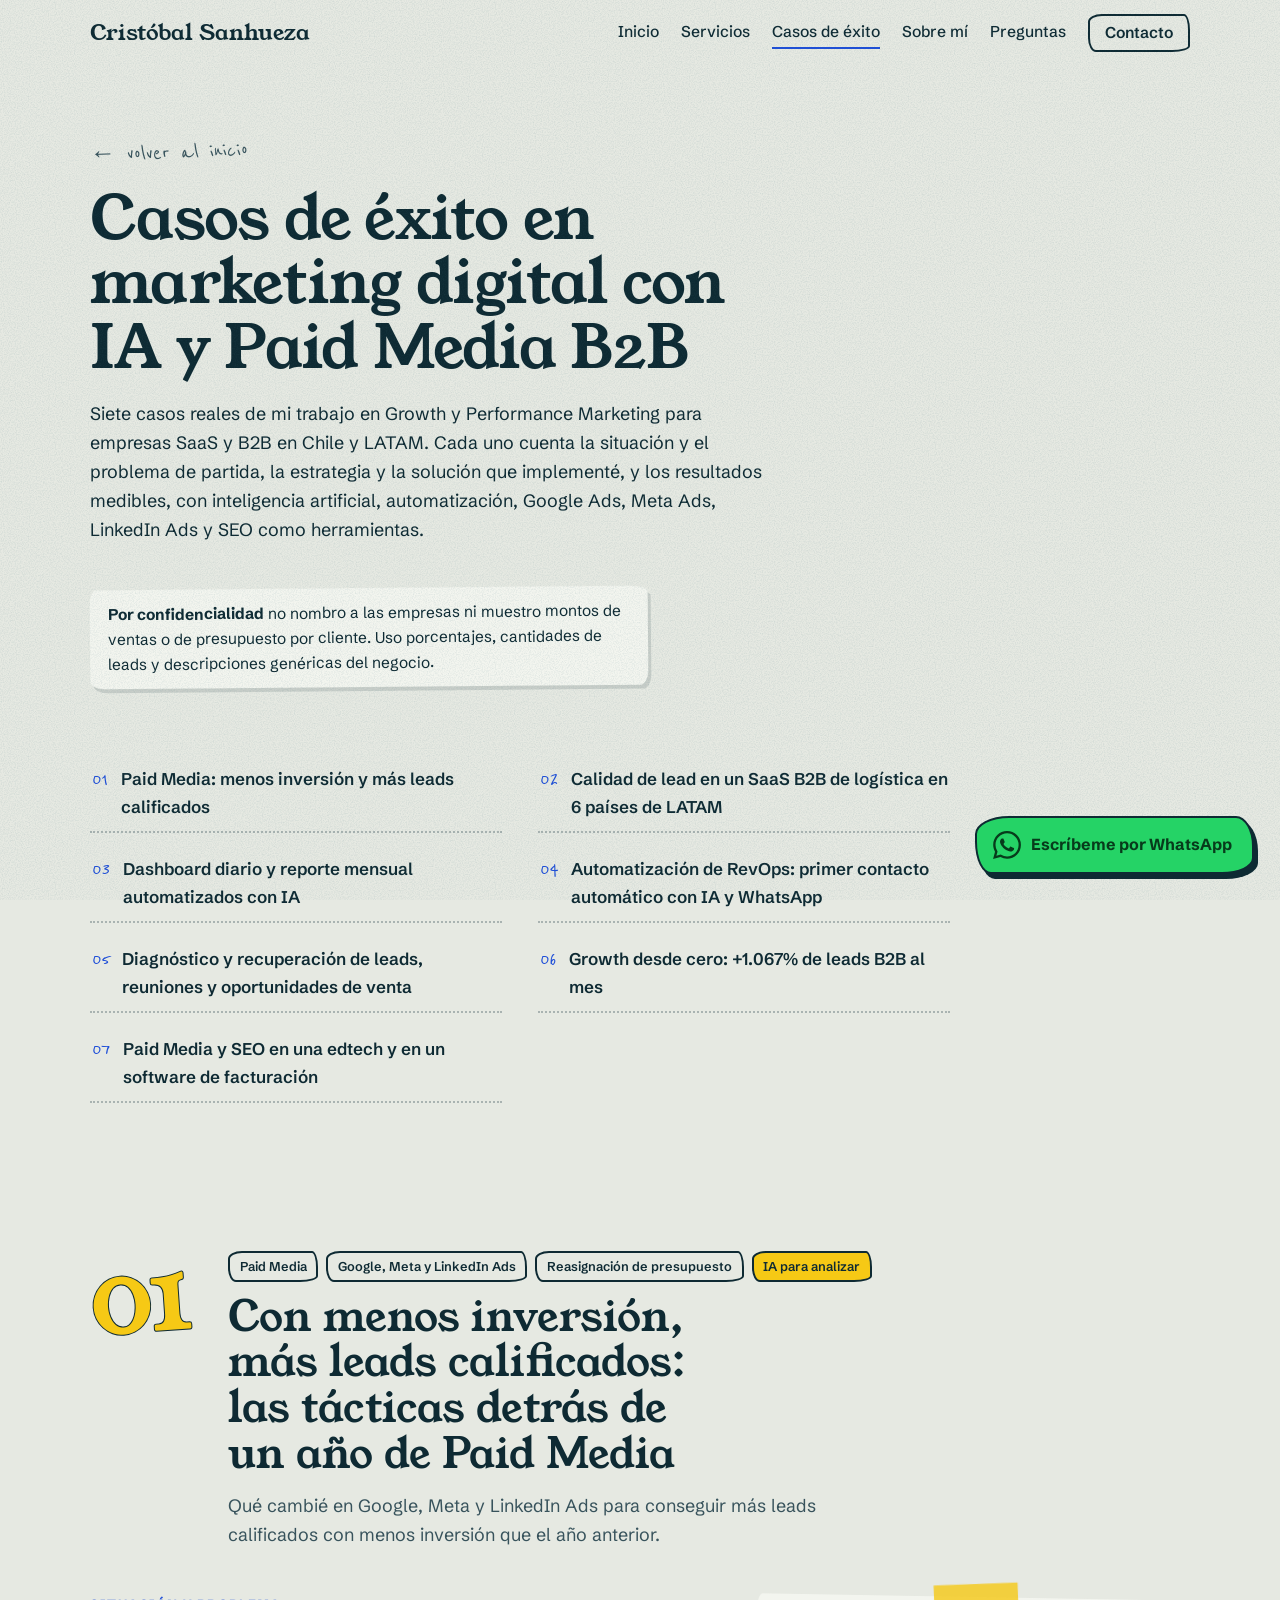
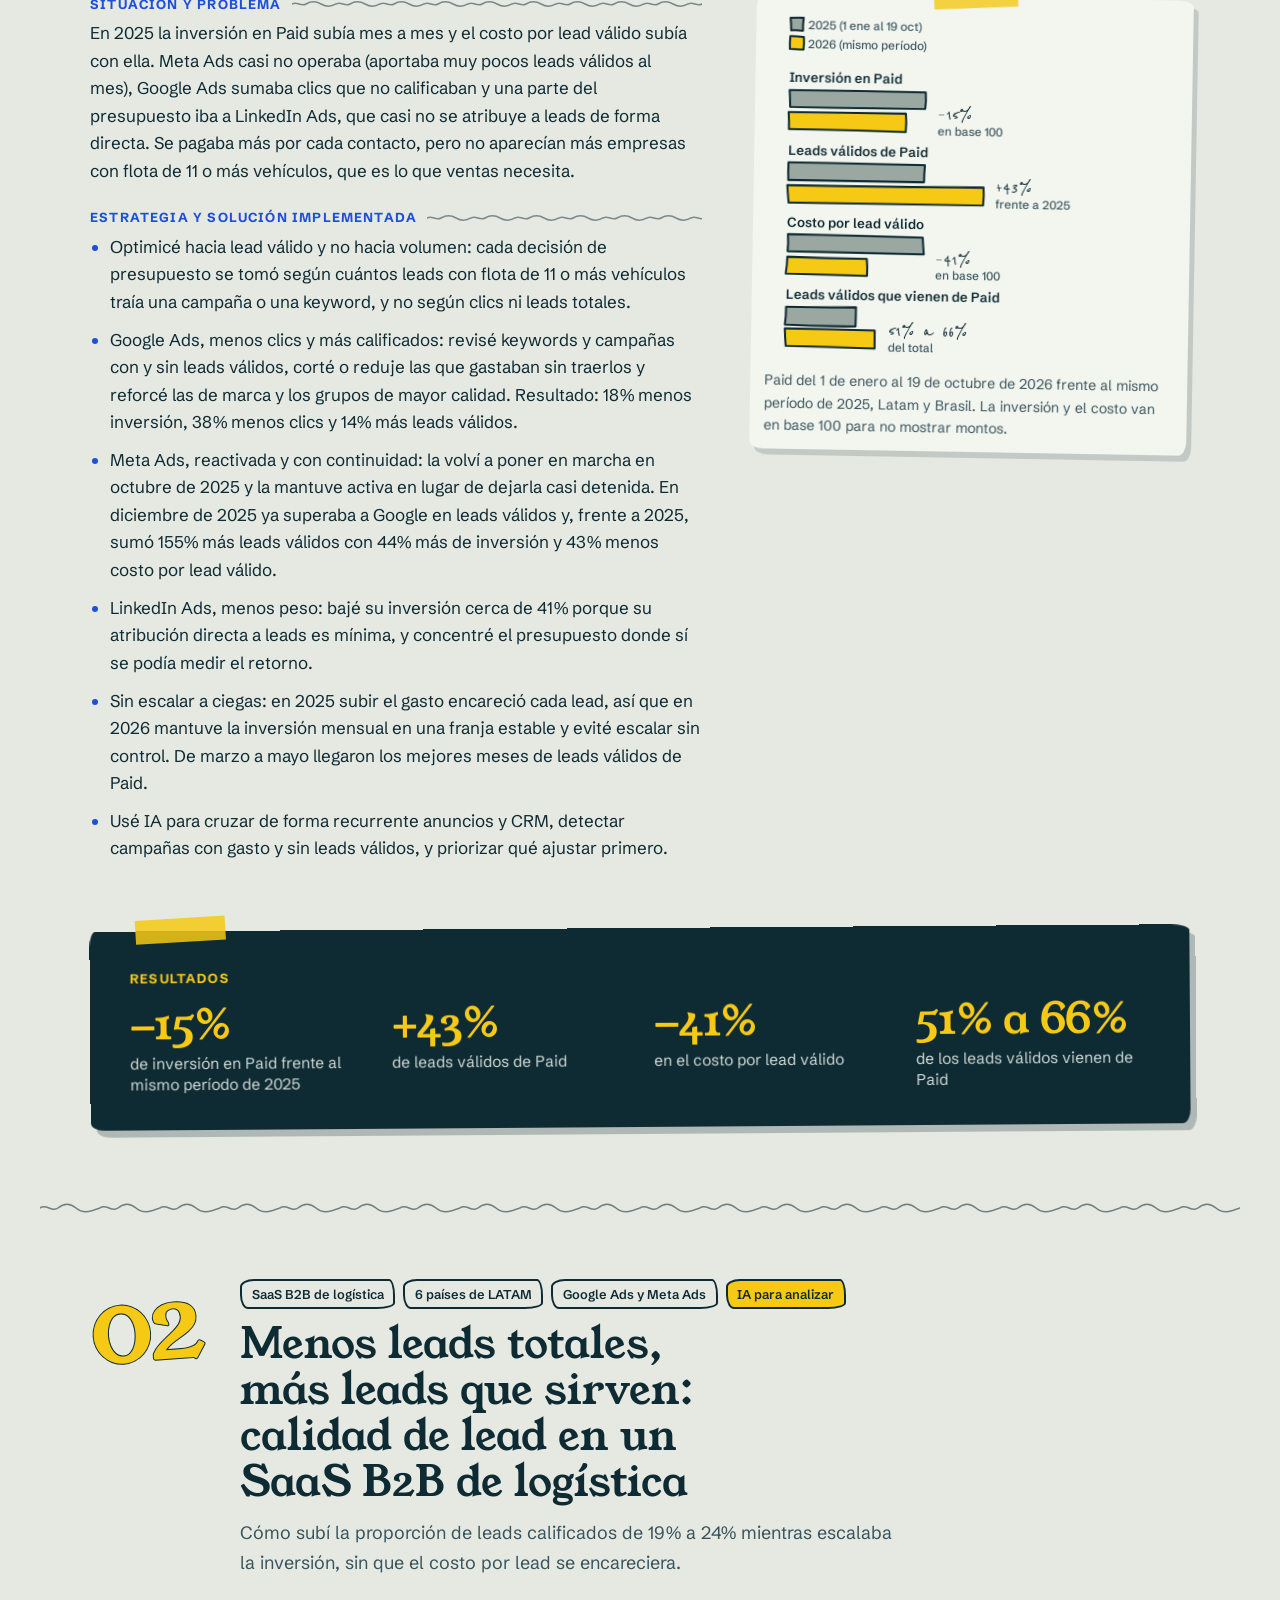
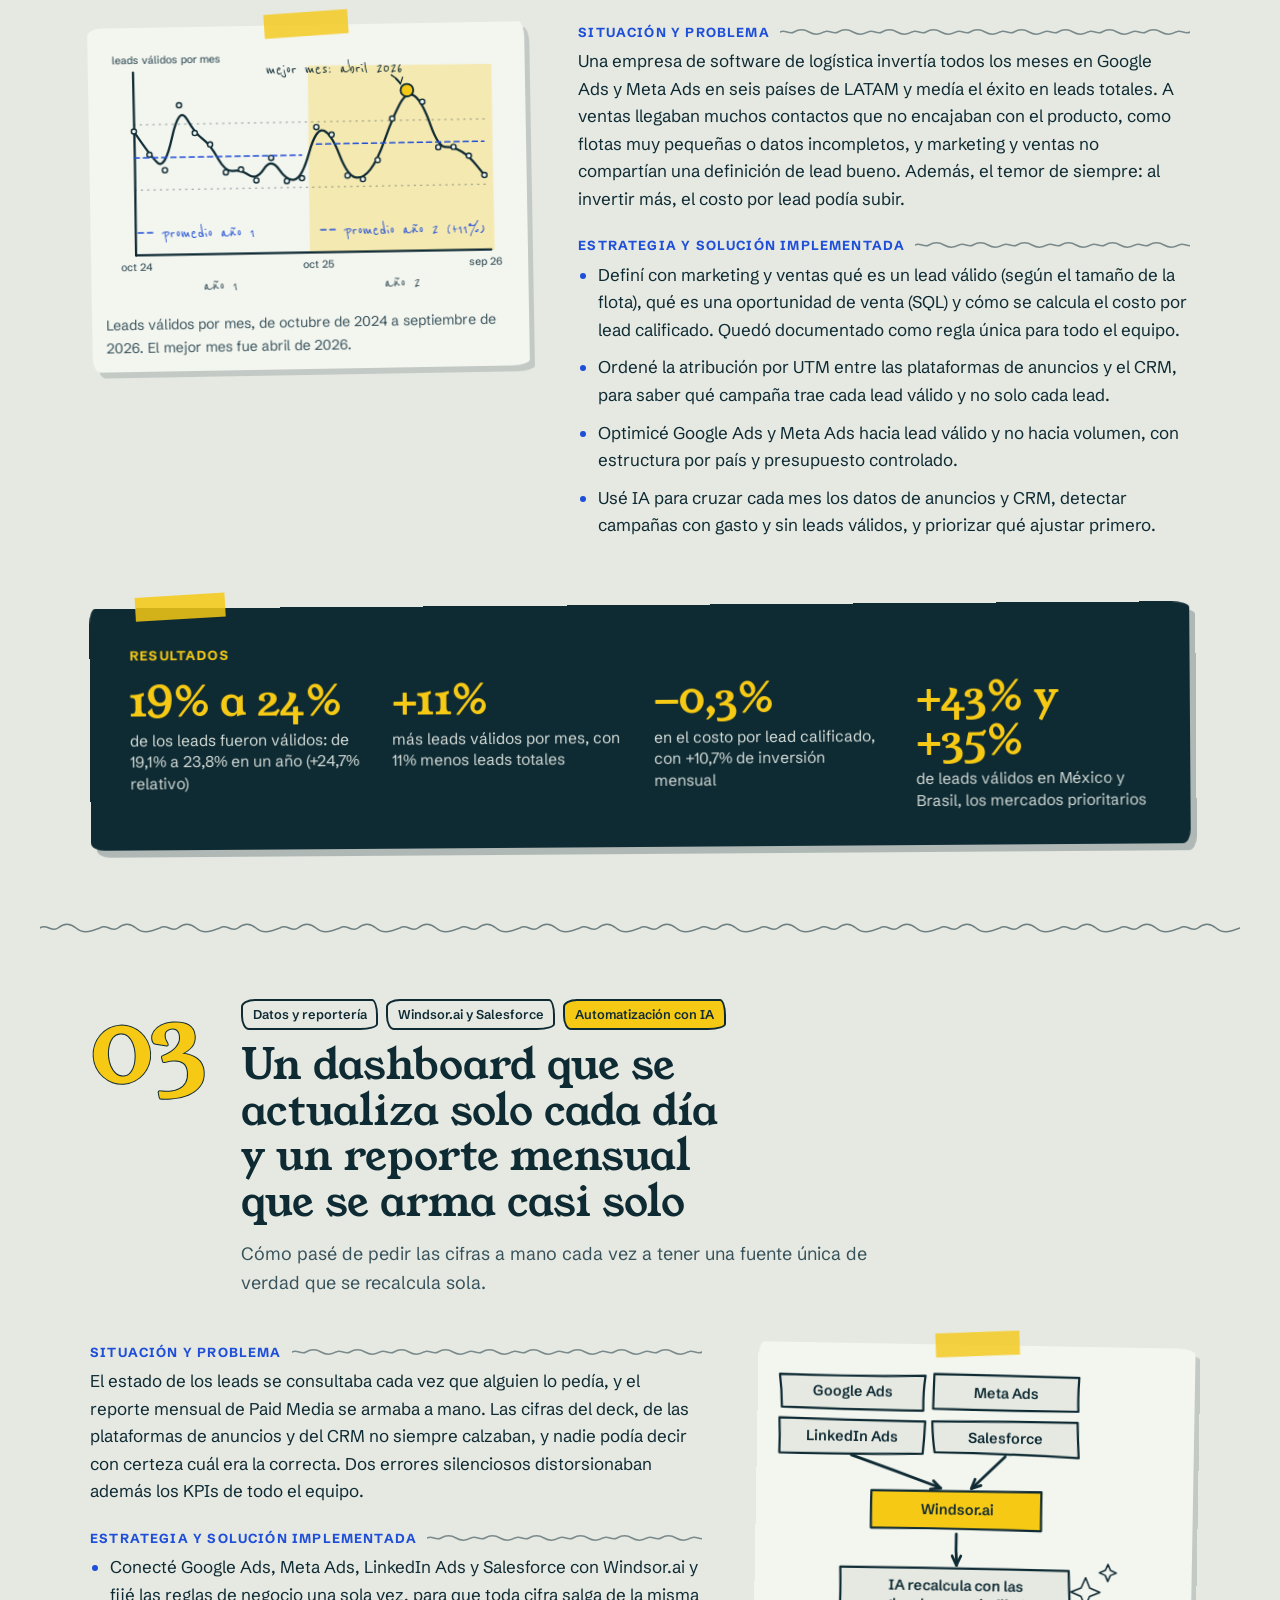
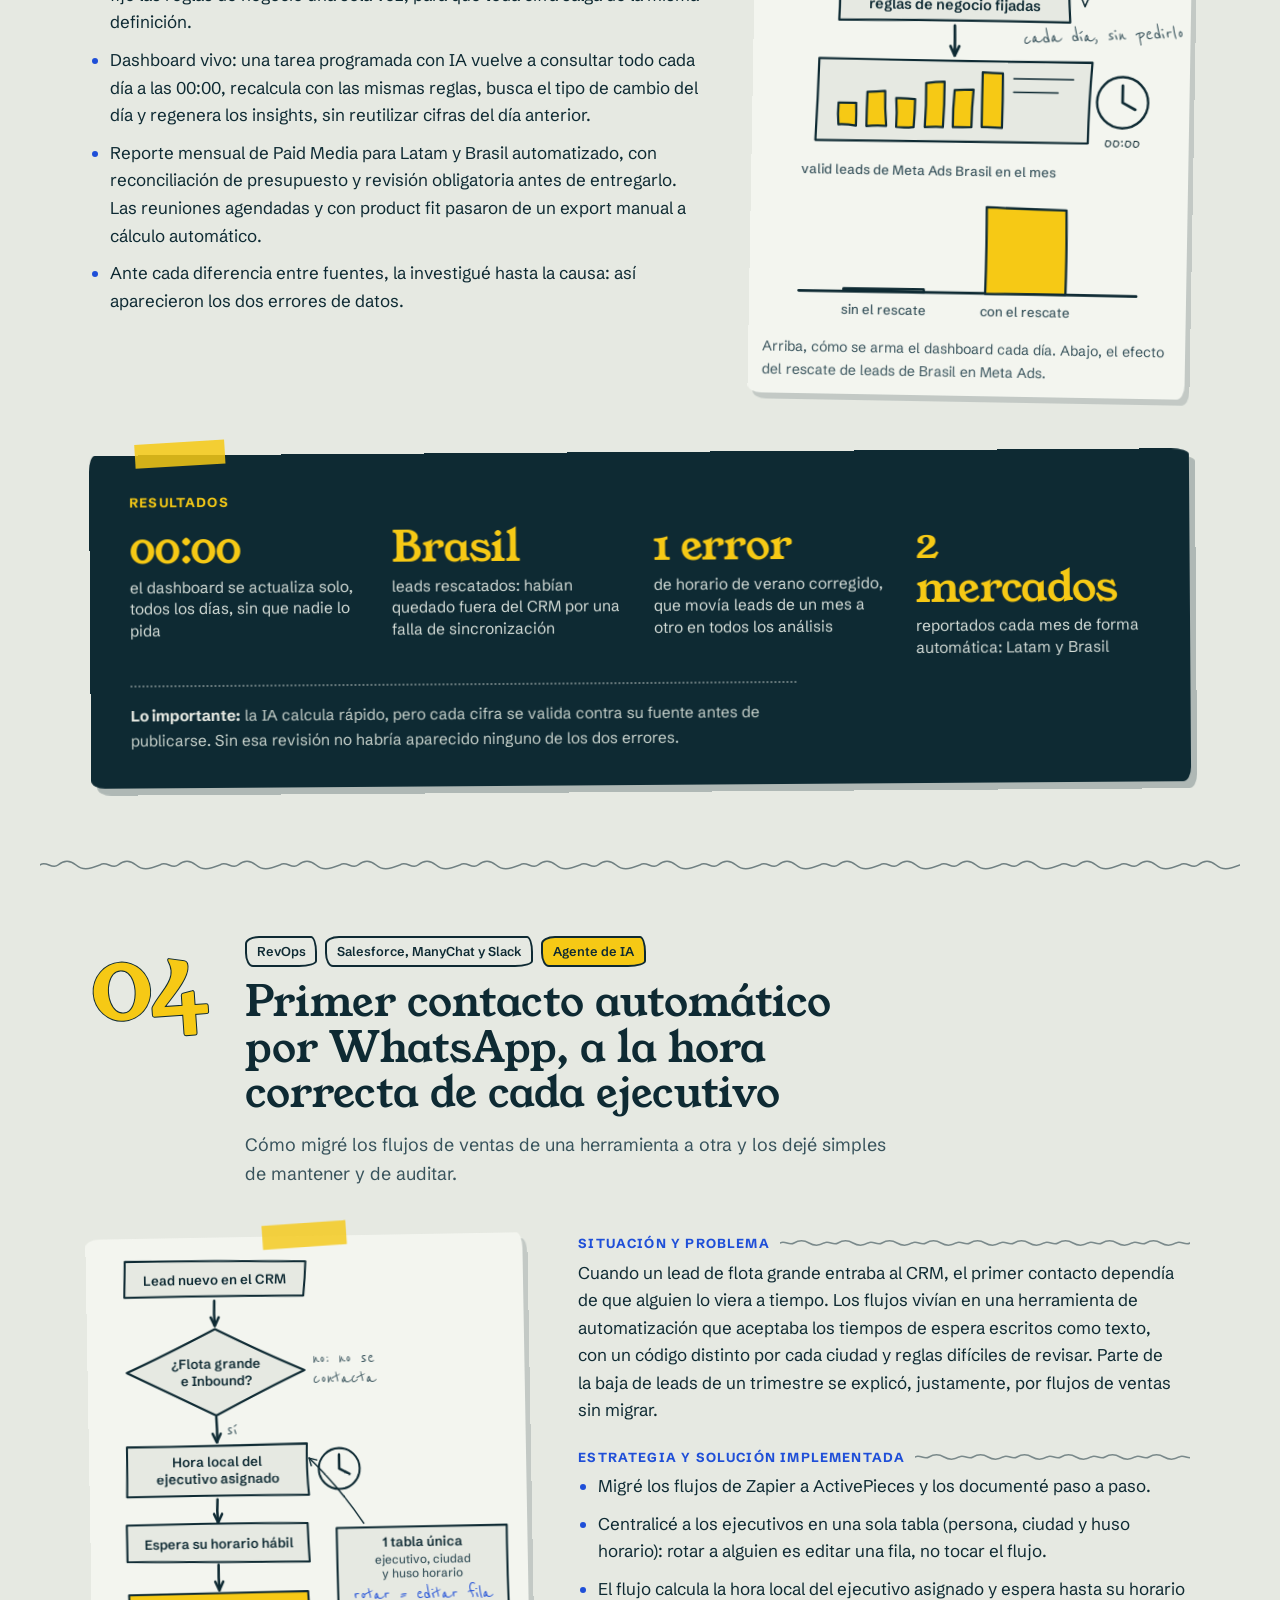
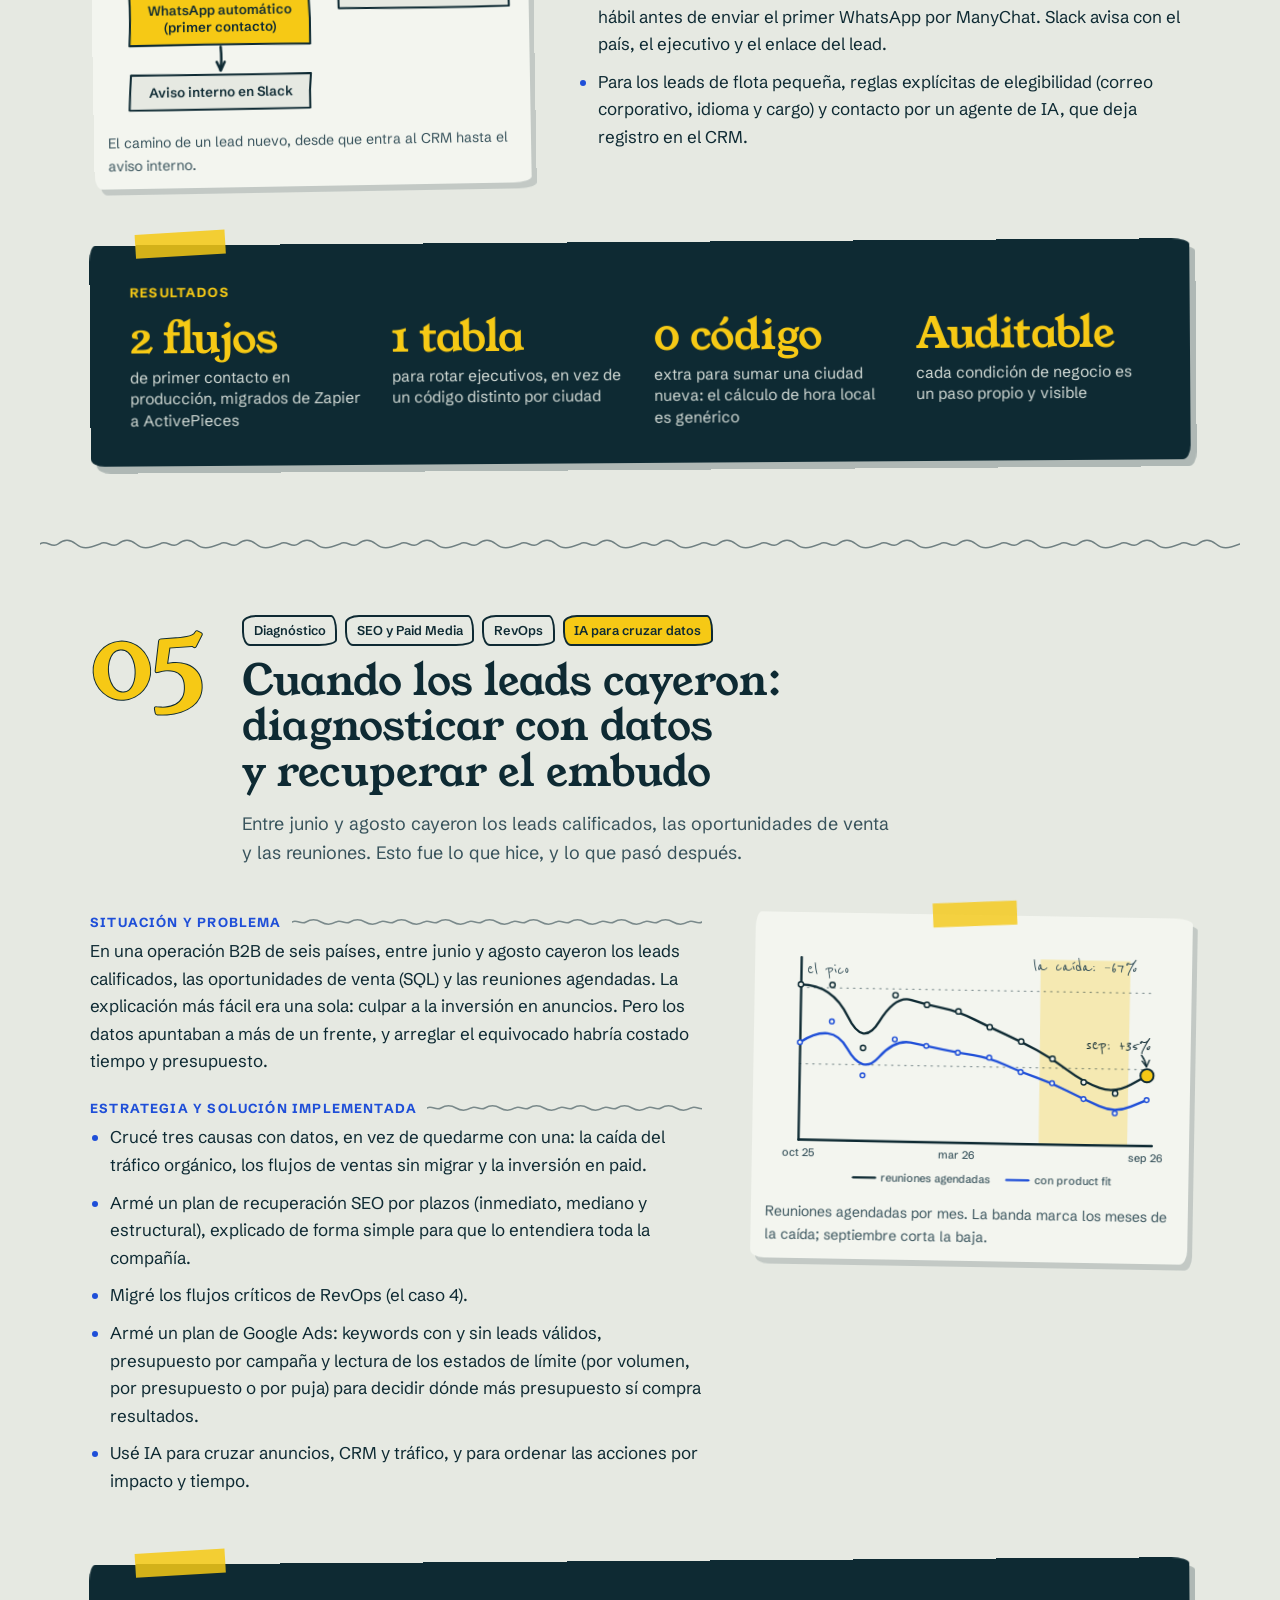
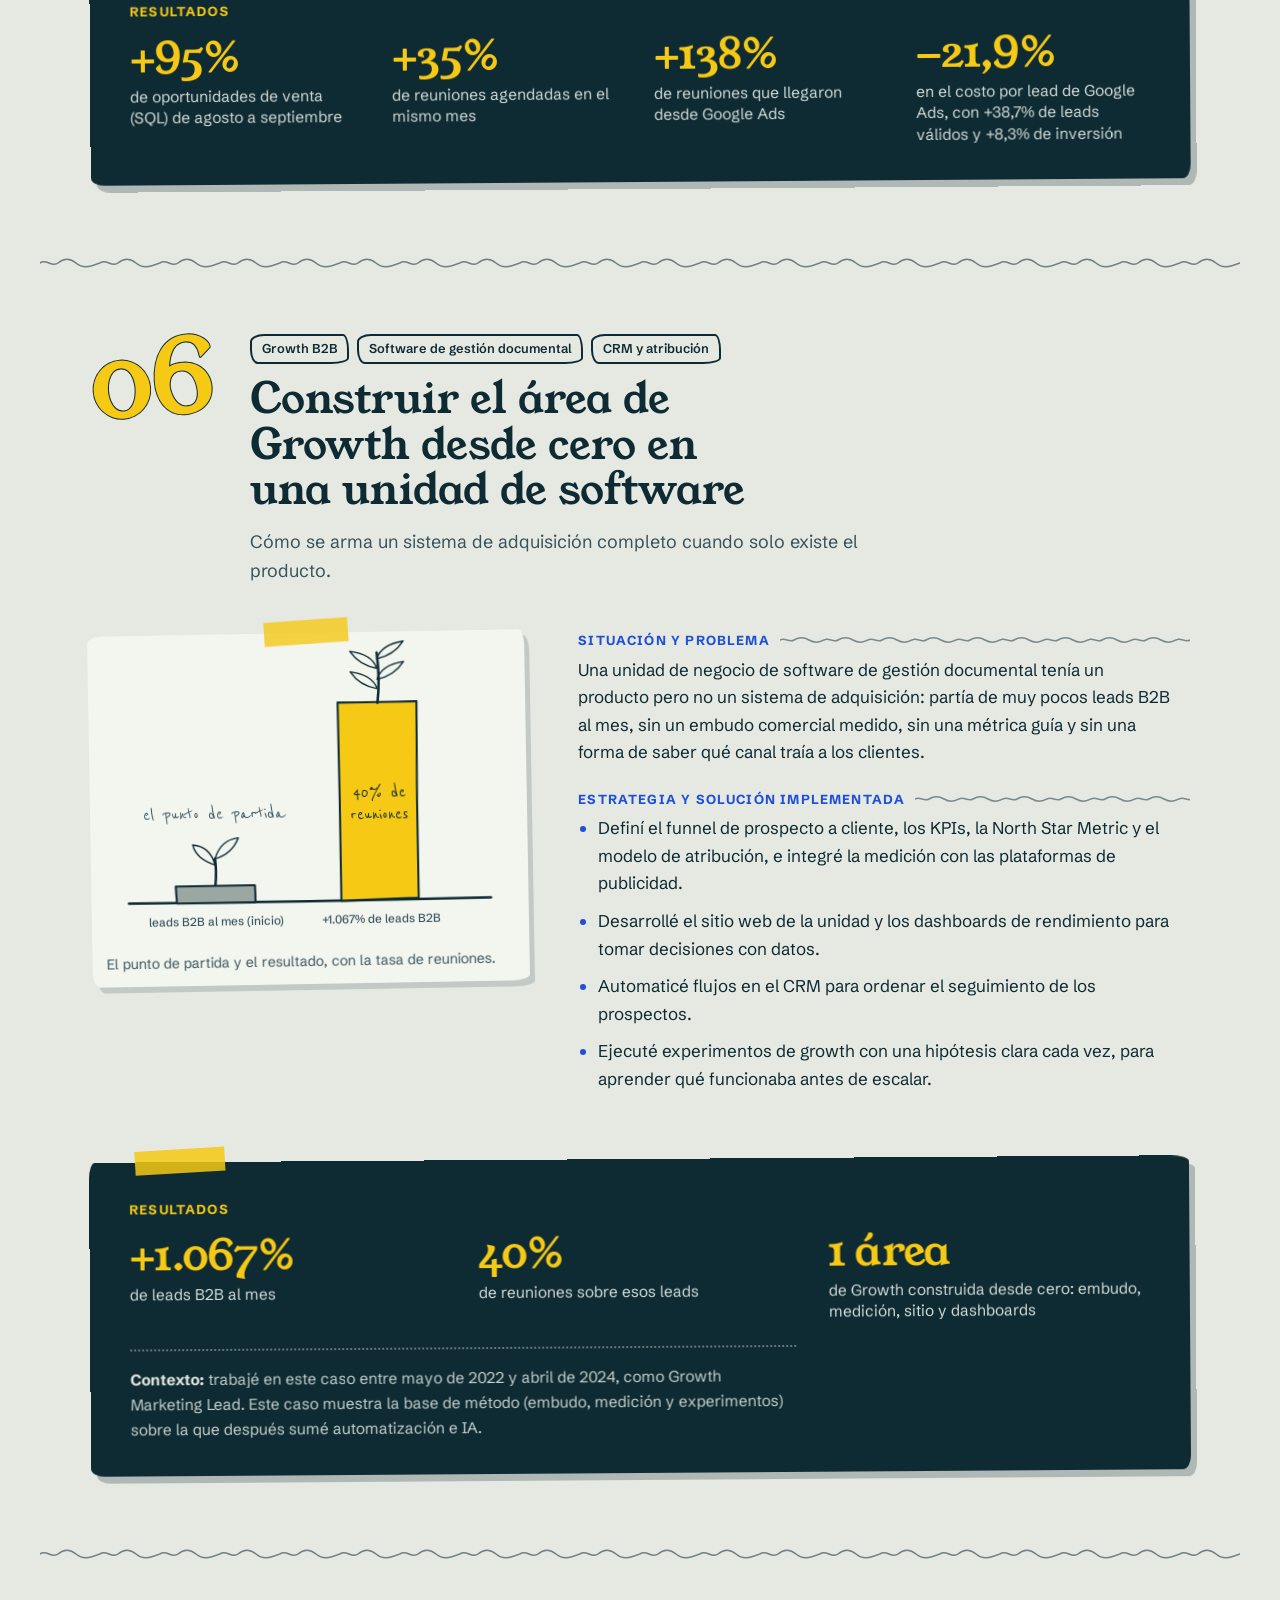
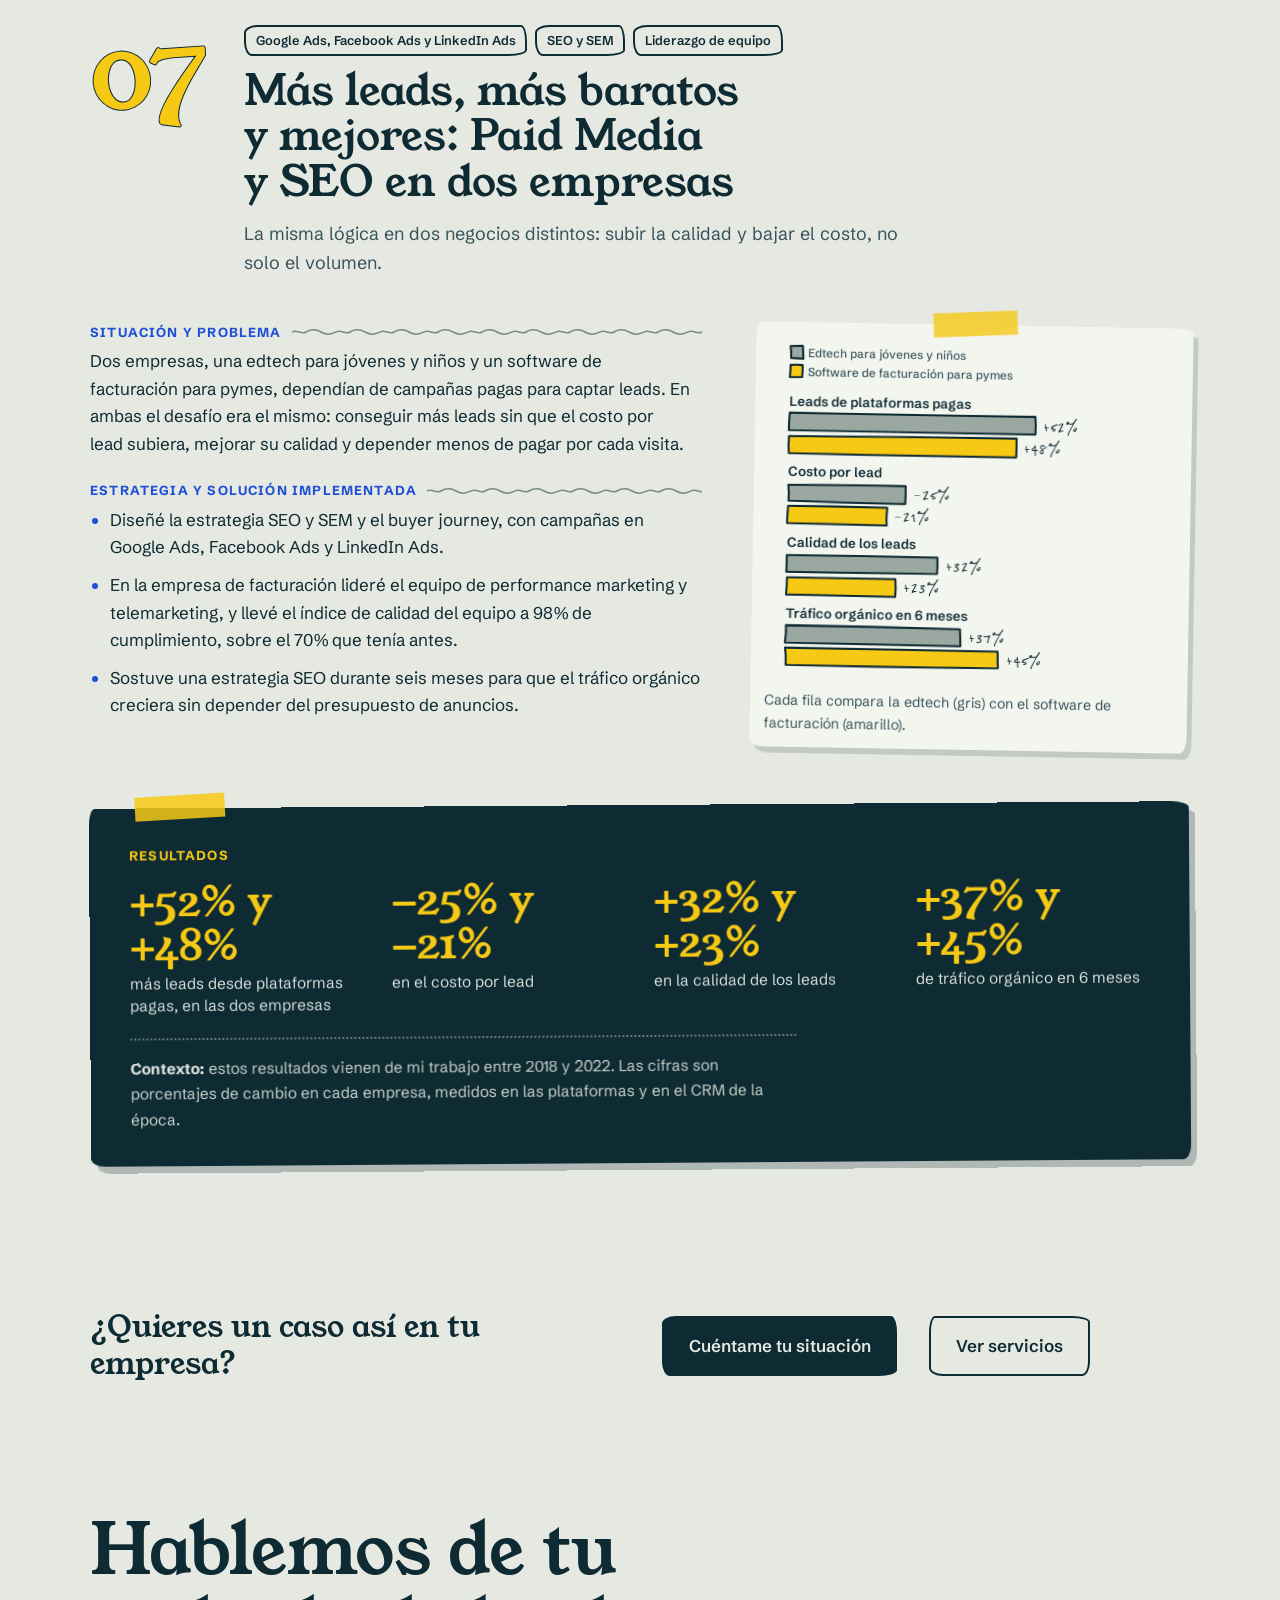
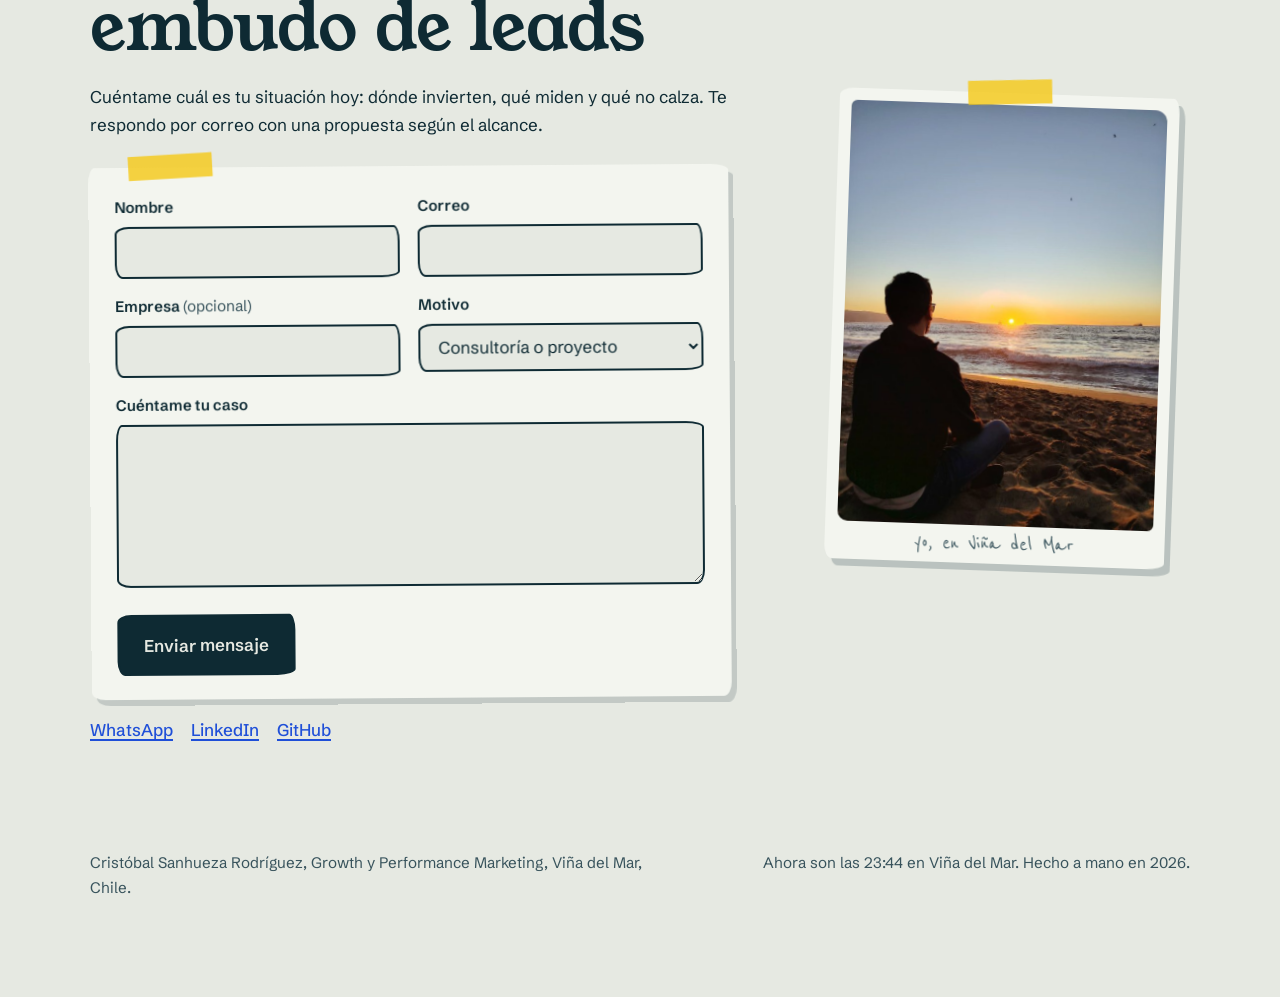
<file: casos-de-exito.html>
<!doctype html>
<html lang="es-CL">
<head>
<!-- Google tag (gtag.js) -->
<script async src="https://www.googletagmanager.com/gtag/js?id=G-9M3X4PTR04"></script>
<script>
  window.dataLayer = window.dataLayer || [];
  function gtag(){dataLayer.push(arguments);}
  gtag('js', new Date());

  gtag('config', 'G-9M3X4PTR04');
</script>
<meta charset="utf-8">
<meta name="viewport" content="width=device-width, initial-scale=1">
<title>Casos de éxito en marketing digital con IA y Paid Media B2B | Cristóbal Sanhueza</title>
<meta name="description" content="Siete casos de éxito de marketing digital con inteligencia artificial, Paid Media, SEO y automatización para SaaS B2B en LATAM: situación, estrategia y resultados medibles.">
<meta name="author" content="Cristóbal Sanhueza Rodríguez">
<meta name="robots" content="index, follow, max-snippet:-1, max-image-preview:large, max-video-preview:-1">
<meta name="theme-color" content="#E6E9E2">
<link rel="canonical" href="https://cristobalsanhueza.cl/casos-de-exito.html">
<link rel="alternate" hreflang="es-CL" href="https://cristobalsanhueza.cl/casos-de-exito.html">
<link rel="alternate" hreflang="x-default" href="https://cristobalsanhueza.cl/casos-de-exito.html">

<meta property="og:type" content="article">
<meta property="og:site_name" content="Cristóbal Sanhueza">
<meta property="og:locale" content="es_CL">
<meta property="og:title" content="Casos de éxito en marketing digital con IA y Paid Media B2B | Cristóbal Sanhueza">
<meta property="og:description" content="Siete casos de éxito de marketing digital con inteligencia artificial, Paid Media, SEO y automatización para SaaS B2B en LATAM: situación, estrategia y resultados medibles.">
<meta property="og:url" content="https://cristobalsanhueza.cl/casos-de-exito.html">
<meta property="og:image" content="https://cristobalsanhueza.cl/assets/img/og-image.png">
<meta property="og:image:width" content="1200">
<meta property="og:image:height" content="630">
<meta property="og:image:alt" content="Cristóbal Sanhueza, Growth y Performance Marketing para SaaS B2B, junto a un embudo dibujado a mano">
<meta name="twitter:card" content="summary_large_image">
<meta name="twitter:title" content="Casos de éxito en marketing digital con IA y Paid Media B2B | Cristóbal Sanhueza">
<meta name="twitter:description" content="Siete casos de éxito de marketing digital con inteligencia artificial, Paid Media, SEO y automatización para SaaS B2B en LATAM: situación, estrategia y resultados medibles.">
<meta name="twitter:image" content="https://cristobalsanhueza.cl/assets/img/og-image.png">

<link rel="icon" href="data:image/svg+xml,%3Csvg xmlns='http://www.w3.org/2000/svg' viewBox='0 0 64 64'%3E%3Crect width='64' height='64' rx='14' fill='%230E2A33'/%3E%3Cpath d='M44 20c-4-5-14-6-20-1-6 5-6 15 0 20 6 5 16 4 20-1' fill='none' stroke='%23F6C915' stroke-width='6' stroke-linecap='round'/%3E%3C/svg%3E">

<link rel="preconnect" href="https://fonts.googleapis.com">
<link rel="preconnect" href="https://fonts.gstatic.com" crossorigin>
<link href="https://fonts.googleapis.com/css2?family=Reenie+Beanie&family=Schibsted+Grotesk:wght@400;500;600;700&family=Young+Serif&display=swap" rel="stylesheet">

<script type="application/ld+json">
{
  "@context": "https://schema.org",
  "@graph": [
    {
      "@type": "CollectionPage",
      "@id": "https://cristobalsanhueza.cl/casos-de-exito.html#pagina",
      "url": "https://cristobalsanhueza.cl/casos-de-exito.html",
      "name": "Casos de éxito en marketing digital con IA, Paid Media y Growth B2B | Cristóbal Sanhueza",
      "description": "Siete casos de éxito anonimizados de Cristóbal Sanhueza en marketing digital con inteligencia artificial, Paid Media, SEO y automatización para SaaS B2B en LATAM.",
      "inLanguage": "es-CL",
      "datePublished": "2026-10-21T19:00:00-03:00",
      "dateModified": "2026-10-21T19:00:00-03:00",
      "isPartOf": {
        "@id": "https://cristobalsanhueza.cl/#website"
      },
      "about": {
        "@id": "https://cristobalsanhueza.cl/#cristobal"
      },
      "author": {
        "@id": "https://cristobalsanhueza.cl/#cristobal"
      },
      "breadcrumb": {
        "@id": "https://cristobalsanhueza.cl/casos-de-exito.html#migas"
      },
      "mainEntity": {
        "@id": "https://cristobalsanhueza.cl/casos-de-exito.html#lista"
      }
    },
    {
      "@type": "BreadcrumbList",
      "@id": "https://cristobalsanhueza.cl/casos-de-exito.html#migas",
      "itemListElement": [
        {
          "@type": "ListItem",
          "position": 1,
          "name": "Inicio",
          "item": "https://cristobalsanhueza.cl/"
        },
        {
          "@type": "ListItem",
          "position": 2,
          "name": "Casos de éxito",
          "item": "https://cristobalsanhueza.cl/casos-de-exito.html"
        }
      ]
    },
    {
      "@type": "ItemList",
      "@id": "https://cristobalsanhueza.cl/casos-de-exito.html#lista",
      "name": "Casos de éxito en marketing digital con IA y Paid Media",
      "numberOfItems": 7,
      "itemListElement": [
        {
          "@type": "ListItem",
          "position": 1,
          "item": {
            "@type": "Article",
            "@id": "https://cristobalsanhueza.cl/casos-de-exito.html#caso-1",
            "url": "https://cristobalsanhueza.cl/casos-de-exito.html#caso-1",
            "headline": "Con menos inversión, más leads calificados: las tácticas detrás de un año de Paid Media",
            "description": "Qué cambié en Google, Meta y LinkedIn Ads para conseguir más leads calificados con menos inversión que el año anterior.",
            "inLanguage": "es-CL",
            "author": {
              "@id": "https://cristobalsanhueza.cl/#cristobal"
            },
            "datePublished": "2026-10-21T19:00:00-03:00",
            "dateModified": "2026-10-21T19:00:00-03:00",
            "isPartOf": {
              "@id": "https://cristobalsanhueza.cl/casos-de-exito.html#pagina"
            }
          }
        },
        {
          "@type": "ListItem",
          "position": 2,
          "item": {
            "@type": "Article",
            "@id": "https://cristobalsanhueza.cl/casos-de-exito.html#caso-2",
            "url": "https://cristobalsanhueza.cl/casos-de-exito.html#caso-2",
            "headline": "Menos leads totales, más leads que sirven: calidad de lead en un SaaS B2B de logística",
            "description": "Cómo subí la proporción de leads calificados de 19% a 24% mientras escalaba la inversión, sin que el costo por lead se encareciera.",
            "inLanguage": "es-CL",
            "author": {
              "@id": "https://cristobalsanhueza.cl/#cristobal"
            },
            "datePublished": "2026-10-21T19:00:00-03:00",
            "dateModified": "2026-10-21T19:00:00-03:00",
            "isPartOf": {
              "@id": "https://cristobalsanhueza.cl/casos-de-exito.html#pagina"
            }
          }
        },
        {
          "@type": "ListItem",
          "position": 3,
          "item": {
            "@type": "Article",
            "@id": "https://cristobalsanhueza.cl/casos-de-exito.html#caso-3",
            "url": "https://cristobalsanhueza.cl/casos-de-exito.html#caso-3",
            "headline": "Un dashboard que se actualiza solo cada día y un reporte mensual que se arma casi solo",
            "description": "Cómo pasé de pedir las cifras a mano cada vez a tener una fuente única de verdad que se recalcula sola.",
            "inLanguage": "es-CL",
            "author": {
              "@id": "https://cristobalsanhueza.cl/#cristobal"
            },
            "datePublished": "2026-10-21T19:00:00-03:00",
            "dateModified": "2026-10-21T19:00:00-03:00",
            "isPartOf": {
              "@id": "https://cristobalsanhueza.cl/casos-de-exito.html#pagina"
            }
          }
        },
        {
          "@type": "ListItem",
          "position": 4,
          "item": {
            "@type": "Article",
            "@id": "https://cristobalsanhueza.cl/casos-de-exito.html#caso-4",
            "url": "https://cristobalsanhueza.cl/casos-de-exito.html#caso-4",
            "headline": "Primer contacto automático por WhatsApp, a la hora correcta de cada ejecutivo",
            "description": "Cómo migré los flujos de ventas de una herramienta a otra y los dejé simples de mantener y de auditar.",
            "inLanguage": "es-CL",
            "author": {
              "@id": "https://cristobalsanhueza.cl/#cristobal"
            },
            "datePublished": "2026-10-21T19:00:00-03:00",
            "dateModified": "2026-10-21T19:00:00-03:00",
            "isPartOf": {
              "@id": "https://cristobalsanhueza.cl/casos-de-exito.html#pagina"
            }
          }
        },
        {
          "@type": "ListItem",
          "position": 5,
          "item": {
            "@type": "Article",
            "@id": "https://cristobalsanhueza.cl/casos-de-exito.html#caso-5",
            "url": "https://cristobalsanhueza.cl/casos-de-exito.html#caso-5",
            "headline": "Cuando los leads cayeron: diagnosticar con datos y recuperar el embudo",
            "description": "Entre junio y agosto cayeron los leads calificados, las oportunidades de venta y las reuniones. Esto fue lo que hice, y lo que pasó después.",
            "inLanguage": "es-CL",
            "author": {
              "@id": "https://cristobalsanhueza.cl/#cristobal"
            },
            "datePublished": "2026-10-21T19:00:00-03:00",
            "dateModified": "2026-10-21T19:00:00-03:00",
            "isPartOf": {
              "@id": "https://cristobalsanhueza.cl/casos-de-exito.html#pagina"
            }
          }
        },
        {
          "@type": "ListItem",
          "position": 6,
          "item": {
            "@type": "Article",
            "@id": "https://cristobalsanhueza.cl/casos-de-exito.html#caso-6",
            "url": "https://cristobalsanhueza.cl/casos-de-exito.html#caso-6",
            "headline": "Construir el área de Growth desde cero en una unidad de software",
            "description": "Cómo se arma un sistema de adquisición completo cuando solo existe el producto.",
            "inLanguage": "es-CL",
            "author": {
              "@id": "https://cristobalsanhueza.cl/#cristobal"
            },
            "datePublished": "2026-10-21T19:00:00-03:00",
            "dateModified": "2026-10-21T19:00:00-03:00",
            "isPartOf": {
              "@id": "https://cristobalsanhueza.cl/casos-de-exito.html#pagina"
            }
          }
        },
        {
          "@type": "ListItem",
          "position": 7,
          "item": {
            "@type": "Article",
            "@id": "https://cristobalsanhueza.cl/casos-de-exito.html#caso-7",
            "url": "https://cristobalsanhueza.cl/casos-de-exito.html#caso-7",
            "headline": "Más leads, más baratos y mejores: Paid Media y SEO en dos empresas",
            "description": "La misma lógica en dos negocios distintos: subir la calidad y bajar el costo, no solo el volumen.",
            "inLanguage": "es-CL",
            "author": {
              "@id": "https://cristobalsanhueza.cl/#cristobal"
            },
            "datePublished": "2026-10-21T19:00:00-03:00",
            "dateModified": "2026-10-21T19:00:00-03:00",
            "isPartOf": {
              "@id": "https://cristobalsanhueza.cl/casos-de-exito.html#pagina"
            }
          }
        }
      ]
    }
  ]
}
</script>

<script>document.documentElement.className+=' js';</script>
<link rel="stylesheet" href="assets/css/styles.css">
</head>
<body>
<a class="saltar" href="#contenido">Saltar al contenido</a>

<header class="cabecera" id="cabecera">
  <div class="wrap">
    <nav class="nav" aria-label="Principal">
      <a class="marca" href="/">Cristóbal Sanhueza</a>
      <button class="burger" type="button" id="burger" aria-expanded="false" aria-controls="menu" aria-label="Abrir menú" hidden>
        <span class="burger-raya"></span><span class="burger-raya"></span><span class="burger-raya"></span>
      </button>
      <ul id="menu">
        <li><a href="/">Inicio</a></li>
        <li><a href="/#servicios">Servicios</a></li>
        <li><a href="#casos">Casos de éxito</a></li>
        <li><a href="sobre-mi.html">Sobre mí</a></li>
        <li><a href="/#preguntas">Preguntas</a></li>
        <li><a href="#contacto" class="nav-cta">Contacto</a></li>
      </ul>
    </nav>
  </div>
</header>

<main id="contenido">

<section class="casos-intro" id="casos" aria-labelledby="titulo">
  <div class="wrap">
    <a class="volver" href="/">&larr; volver al inicio</a>
    <h1 id="titulo">Casos de éxito en marketing digital con IA y Paid Media B2B</h1>
    <p class="lede">Siete casos reales de mi trabajo en Growth y Performance Marketing para empresas SaaS y B2B en Chile y LATAM. Cada uno cuenta la situación y el problema de partida, la estrategia y la solución que implementé, y los resultados medibles, con inteligencia artificial, automatización, Google Ads, Meta Ads, LinkedIn Ads y SEO como herramientas.</p>
    <p class="confi"><strong>Por confidencialidad</strong> no nombro a las empresas ni muestro montos de ventas o de presupuesto por cliente. Uso porcentajes, cantidades de leads y descripciones genéricas del negocio.</p>
    <ol class="indice-casos" aria-label="Índice de casos"><li><a href="#caso-1">Paid Media: menos inversión y más leads calificados</a></li><li><a href="#caso-2">Calidad de lead en un SaaS B2B de logística en 6 países de LATAM</a></li><li><a href="#caso-3">Dashboard diario y reporte mensual automatizados con IA</a></li><li><a href="#caso-4">Automatización de RevOps: primer contacto automático con IA y WhatsApp</a></li><li><a href="#caso-5">Diagnóstico y recuperación de leads, reuniones y oportunidades de venta</a></li><li><a href="#caso-6">Growth desde cero: +1.067% de leads B2B al mes</a></li><li><a href="#caso-7">Paid Media y SEO en una edtech y en un software de facturación</a></li></ol>
  </div>
</section>

<article class="caso" id="caso-1" aria-labelledby="caso-1-t">
  <div class="wrap">
    <header class="caso-cab">
      <span class="caso-n" aria-hidden="true">01</span>
      <div>
        <ul class="tags" aria-label="Etiquetas del caso"><li class="tag">Paid Media</li><li class="tag">Google, Meta y LinkedIn Ads</li><li class="tag">Reasignación de presupuesto</li><li class="tag tag--ia">IA para analizar</li></ul>
        <h2 id="caso-1-t">Con menos inversión, más leads calificados: las tácticas detrás de un año de Paid Media</h2>
        <p class="bajada">Qué cambié en Google, Meta y LinkedIn Ads para conseguir más leads calificados con menos inversión que el año anterior.</p>
      </div>
    </header>
    <div class="caso-cuerpo">
      <div class="caso-texto">
        <div class="bloque">
          <h3>Situación y problema</h3>
          <p>En 2025 la inversión en Paid subía mes a mes y el costo por lead válido subía con ella. Meta Ads casi no operaba (aportaba muy pocos leads válidos al mes), Google Ads sumaba clics que no calificaban y una parte del presupuesto iba a LinkedIn Ads, que casi no se atribuye a leads de forma directa. Se pagaba más por cada contacto, pero no aparecían más empresas con flota de 11 o más vehículos, que es lo que ventas necesita.</p>
        </div>
        <div class="bloque">
          <h3>Estrategia y solución implementada</h3>
          <ul><li>Optimicé hacia lead válido y no hacia volumen: cada decisión de presupuesto se tomó según cuántos leads con flota de 11 o más vehículos traía una campaña o una keyword, y no según clics ni leads totales.</li><li>Google Ads, menos clics y más calificados: revisé keywords y campañas con y sin leads válidos, corté o reduje las que gastaban sin traerlos y reforcé las de marca y los grupos de mayor calidad. Resultado: 18% menos inversión, 38% menos clics y 14% más leads válidos.</li><li>Meta Ads, reactivada y con continuidad: la volví a poner en marcha en octubre de 2025 y la mantuve activa en lugar de dejarla casi detenida. En diciembre de 2025 ya superaba a Google en leads válidos y, frente a 2025, sumó 155% más leads válidos con 44% más de inversión y 43% menos costo por lead válido.</li><li>LinkedIn Ads, menos peso: bajé su inversión cerca de 41% porque su atribución directa a leads es mínima, y concentré el presupuesto donde sí se podía medir el retorno.</li><li>Sin escalar a ciegas: en 2025 subir el gasto encareció cada lead, así que en 2026 mantuve la inversión mensual en una franja estable y evité escalar sin control. De marzo a mayo llegaron los mejores meses de leads válidos de Paid.</li><li>Usé IA para cruzar de forma recurrente anuncios y CRM, detectar campañas con gasto y sin leads válidos, y priorizar qué ajustar primero.</li></ul>
        </div>
      </div>
      <figure class="caso-fig">
        <svg class="graf" viewBox="0 0 520 446" role="img" aria-labelledby="g7-t g7-d"><title id="g7-t">Paid en 2026 comparado con 2025</title><desc id="g7-d">Barras pareadas del 1 de enero al 19 de octubre de 2025 y de 2026: la inversión en Paid baja 15%, los leads válidos de Paid suben 43%, el costo por lead válido baja 41% y la proporción de leads válidos que vienen de Paid sube de 51% a 66%.</desc><path class="gris" d="M25.5 10.3 Q33.8 9.7 42.2 10.0 Q41.1 18.0 41.5 26.5 Q34.2 25.6 26.5 26.0 Q26.4 17.7 25.5 10.3Z"/><text class="s" x="48.0" y="24.0" text-anchor="start">2025 (1 ene al 19 oct)</text><path class="senal" d="M25.6 33.3 Q34.2 33.2 42.8 34.4 Q43.4 42.1 42.6 50.2 Q33.4 50.5 25.3 49.7 Q24.8 42.2 25.6 33.3Z"/><text class="s" x="48.0" y="48.0" text-anchor="start">2026 (mismo período)</text><text class="t" x="26.0" y="92.0" text-anchor="start">Inversión en Paid</text><path class="gris" d="M25.9 102.1 Q113.1 101.3 199.0 102.0 Q199.9 113.4 198.6 122.9 Q113.3 123.8 26.9 123.4 Q26.6 113.3 25.9 102.1Z"/><path class="senal" d="M25.1 129.9 Q99.5 129.3 174.1 129.3 Q175.4 140.8 174.3 152.9 Q98.9 151.3 25.8 151.7 Q26.0 142.0 25.1 129.9Z"/><text class="mt" x="215.3" y="136.0" text-anchor="start">−15%</text><text class="s" x="215.3" y="156.0" text-anchor="start">en base 100</text><text class="t" x="26.0" y="184.0" text-anchor="start">Leads válidos de Paid</text><path class="gris" d="M26.0 194.0 Q112.0 193.5 199.5 194.6 Q198.7 206.5 198.7 216.3 Q112.0 216.5 26.1 216.3 Q25.6 204.2 26.0 194.0Z"/><path class="senal" d="M25.0 222.8 Q149.5 223.4 274.5 221.7 Q275.5 233.3 274.3 244.4 Q151.6 244.7 27.0 245.1 Q25.7 233.3 25.0 222.8Z"/><text class="mt" x="289.9" y="228.0" text-anchor="start">+43%</text><text class="s" x="289.9" y="248.0" text-anchor="start">frente a 2025</text><text class="t" x="26.0" y="276.0" text-anchor="start">Costo por lead válido</text><path class="gris" d="M26.9 285.2 Q112.0 285.5 198.3 286.7 Q199.0 296.6 200.0 308.0 Q112.4 307.1 26.8 306.9 Q27.8 297.2 26.9 285.2Z"/><path class="senal" d="M26.6 313.9 Q77.9 315.2 127.7 315.1 Q128.9 326.1 128.3 336.5 Q76.4 336.1 24.9 335.3 Q26.6 324.2 26.6 313.9Z"/><text class="mt" x="215.3" y="320.0" text-anchor="start">−41%</text><text class="s" x="215.3" y="340.0" text-anchor="start">en base 100</text><text class="t" x="26.0" y="368.0" text-anchor="start">Leads válidos que vienen de Paid</text><path class="gris" d="M26.1 377.5 Q70.9 378.0 115.0 376.8 Q115.1 388.4 114.8 401.1 Q69.6 401.8 24.9 400.2 Q26.4 388.0 26.1 377.5Z"/><path class="senal" d="M25.0 405.0 Q82.2 405.0 139.3 405.9 Q139.4 416.7 139.5 428.9 Q82.2 427.2 26.4 427.1 Q25.4 416.6 25.0 405.0Z"/><text class="mt" x="156.4" y="412.0" text-anchor="start">51% a 66%</text><text class="s" x="156.4" y="432.0" text-anchor="start">del total</text></svg>
        <figcaption>Paid del 1 de enero al 19 de octubre de 2026 frente al mismo período de 2025, Latam y Brasil. La inversión y el costo van en base 100 para no mostrar montos.</figcaption>
      </figure>
    </div>
    <div class="caso-res">
      <h3>Resultados</h3>
      <ul class="cifras"><li><span class="fig">−15%</span><span class="q">de inversión en Paid frente al mismo período de 2025</span></li><li><span class="fig">+43%</span><span class="q">de leads válidos de Paid</span></li><li><span class="fig">−41%</span><span class="q">en el costo por lead válido</span></li><li><span class="fig">51% a 66%</span><span class="q">de los leads válidos vienen de Paid</span></li></ul>
      
    </div>
  </div>
</article>
<article class="caso" id="caso-2" aria-labelledby="caso-2-t">
  <div class="wrap">
    <header class="caso-cab">
      <span class="caso-n" aria-hidden="true">02</span>
      <div>
        <ul class="tags" aria-label="Etiquetas del caso"><li class="tag">SaaS B2B de logística</li><li class="tag">6 países de LATAM</li><li class="tag">Google Ads y Meta Ads</li><li class="tag tag--ia">IA para analizar</li></ul>
        <h2 id="caso-2-t">Menos leads totales, más leads que sirven: calidad de lead en un SaaS B2B de logística</h2>
        <p class="bajada">Cómo subí la proporción de leads calificados de 19% a 24% mientras escalaba la inversión, sin que el costo por lead se encareciera.</p>
      </div>
    </header>
    <div class="caso-cuerpo">
      <div class="caso-texto">
        <div class="bloque">
          <h3>Situación y problema</h3>
          <p>Una empresa de software de logística invertía todos los meses en Google Ads y Meta Ads en seis países de LATAM y medía el éxito en leads totales. A ventas llegaban muchos contactos que no encajaban con el producto, como flotas muy pequeñas o datos incompletos, y marketing y ventas no compartían una definición de lead bueno. Además, el temor de siempre: al invertir más, el costo por lead podía subir.</p>
        </div>
        <div class="bloque">
          <h3>Estrategia y solución implementada</h3>
          <ul><li>Definí con marketing y ventas qué es un lead válido (según el tamaño de la flota), qué es una oportunidad de venta (SQL) y cómo se calcula el costo por lead calificado. Quedó documentado como regla única para todo el equipo.</li><li>Ordené la atribución por UTM entre las plataformas de anuncios y el CRM, para saber qué campaña trae cada lead válido y no solo cada lead.</li><li>Optimicé Google Ads y Meta Ads hacia lead válido y no hacia volumen, con estructura por país y presupuesto controlado.</li><li>Usé IA para cruzar cada mes los datos de anuncios y CRM, detectar campañas con gasto y sin leads válidos, y priorizar qué ajustar primero.</li></ul>
        </div>
      </div>
      <figure class="caso-fig">
        <svg class="graf" viewBox="0 0 580 372" role="img" aria-labelledby="g1-t g1-d"><title id="g1-t">Leads válidos por mes durante 24 meses</title><desc id="g1-d">Línea con los leads válidos mensuales de octubre de 2024 a septiembre de 2026. El promedio mensual sube 11% del año 1 al año 2, con el mejor mes en abril de 2026.</desc><path class="bruma" d="M292.1 34.9 Q421.3 36.5 552.5 36.9 Q551.8 169.3 552.7 300.7 Q421.1 300.8 290.8 299.9 Q291.0 166.3 292.1 34.9Z"/><path class="gr" d="M44 207.4 L548 207.4"/><path class="gr" d="M44 114.8 L548 114.8"/><path class="lin" d="M44.4 299.8 Q295.6 299.4 548.0 300.0"/><path class="lin" d="M44.1 300.0 Q45.4 168.7 44.2 40.5"/><path class="lin" d="M44.0 124.1 Q65.6 157.4 76.3 168.5 Q87.1 179.6 97.9 133.8 Q108.7 88.0 119.5 107.9 Q130.3 127.8 141.0 136.1 Q151.8 144.4 162.6 164.4 Q173.4 184.3 184.2 182.4 Q195.0 180.6 205.7 188.4 Q216.5 196.3 227.3 180.6 Q238.1 164.8 248.9 181.5 Q259.7 198.1 270.4 196.3 Q281.2 194.4 292.0 158.3 Q302.8 122.2 313.6 127.8 Q324.3 133.3 335.1 162.5 Q345.9 191.7 356.7 194.4 Q367.5 197.2 378.3 183.8 Q389.0 170.4 399.8 141.2 Q410.6 112.0 421.4 92.1 Q432.2 72.2 443.0 80.6 Q453.7 88.9 464.5 121.3 Q475.3 153.7 486.1 153.7 Q496.9 153.7 507.7 160.2 Q518.4 166.7 529.2 180.6 L540.0 194.4"/><circle cx="44.0" cy="124.1" r="3.6" fill="#F3F5EF" stroke="#0E2A33" stroke-width="2"/><circle cx="65.6" cy="157.4" r="3.6" fill="#F3F5EF" stroke="#0E2A33" stroke-width="2"/><circle cx="87.1" cy="179.6" r="3.6" fill="#F3F5EF" stroke="#0E2A33" stroke-width="2"/><circle cx="108.7" cy="88.0" r="3.6" fill="#F3F5EF" stroke="#0E2A33" stroke-width="2"/><circle cx="130.3" cy="127.8" r="3.6" fill="#F3F5EF" stroke="#0E2A33" stroke-width="2"/><circle cx="151.8" cy="144.4" r="3.6" fill="#F3F5EF" stroke="#0E2A33" stroke-width="2"/><circle cx="173.4" cy="184.3" r="3.6" fill="#F3F5EF" stroke="#0E2A33" stroke-width="2"/><circle cx="195.0" cy="180.6" r="3.6" fill="#F3F5EF" stroke="#0E2A33" stroke-width="2"/><circle cx="216.5" cy="196.3" r="3.6" fill="#F3F5EF" stroke="#0E2A33" stroke-width="2"/><circle cx="238.1" cy="164.8" r="3.6" fill="#F3F5EF" stroke="#0E2A33" stroke-width="2"/><circle cx="259.7" cy="198.1" r="3.6" fill="#F3F5EF" stroke="#0E2A33" stroke-width="2"/><circle cx="281.2" cy="194.4" r="3.6" fill="#F3F5EF" stroke="#0E2A33" stroke-width="2"/><circle cx="302.8" cy="122.2" r="3.6" fill="#F3F5EF" stroke="#0E2A33" stroke-width="2"/><circle cx="324.3" cy="133.3" r="3.6" fill="#F3F5EF" stroke="#0E2A33" stroke-width="2"/><circle cx="345.9" cy="191.7" r="3.6" fill="#F3F5EF" stroke="#0E2A33" stroke-width="2"/><circle cx="367.5" cy="197.2" r="3.6" fill="#F3F5EF" stroke="#0E2A33" stroke-width="2"/><circle cx="389.0" cy="170.4" r="3.6" fill="#F3F5EF" stroke="#0E2A33" stroke-width="2"/><circle cx="410.6" cy="112.0" r="3.6" fill="#F3F5EF" stroke="#0E2A33" stroke-width="2"/><circle cx="453.7" cy="88.9" r="3.6" fill="#F3F5EF" stroke="#0E2A33" stroke-width="2"/><circle cx="475.3" cy="153.7" r="3.6" fill="#F3F5EF" stroke="#0E2A33" stroke-width="2"/><circle cx="496.9" cy="153.7" r="3.6" fill="#F3F5EF" stroke="#0E2A33" stroke-width="2"/><circle cx="518.4" cy="166.7" r="3.6" fill="#F3F5EF" stroke="#0E2A33" stroke-width="2"/><circle cx="540.0" cy="194.4" r="3.6" fill="#F3F5EF" stroke="#0E2A33" stroke-width="2"/><circle cx="432.2" cy="72.2" r="9" fill="#F6C915" stroke="#0E2A33" stroke-width="2.6"/><path d="M44.0 161.7 L281.2 161.7" stroke="#1F4FD8" stroke-width="2.4" stroke-dasharray="7 6" stroke-linecap="round" fill="none"/><path d="M302.8 146.4 L540.0 146.4" stroke="#1F4FD8" stroke-width="2.4" stroke-dasharray="7 6" stroke-linecap="round" fill="none"/><path d="M48.0 268 L74.0 268" stroke="#1F4FD8" stroke-width="2.4" stroke-dasharray="7 6" stroke-linecap="round" fill="none"/><text class="mr" x="82.0" y="276.0" text-anchor="start">promedio año 1</text><path d="M306.8 268 L332.8 268" stroke="#1F4FD8" stroke-width="2.4" stroke-dasharray="7 6" stroke-linecap="round" fill="none"/><text class="mr" x="340.8" y="276.0" text-anchor="start">promedio año 2 (+11%)</text><text class="mt" x="426.2" y="46.2" text-anchor="end">mejor mes: abril 2026</text><path class="fin" d="M410.2 50.2 Q422.2 58.2 423.2 63.2"/><path class="fin" d="M416.6 55.7 L423.2 63.2 L426.4 53.7"/><text class="s" x="44.0" y="322.0" text-anchor="middle">oct 24</text><text class="s" x="302.8" y="322.0" text-anchor="middle">oct 25</text><text class="s" x="540.0" y="322.0" text-anchor="middle">sep 26</text><text class="m" x="162.6" y="352.0" text-anchor="middle">año 1</text><text class="m" x="421.4" y="352.0" text-anchor="middle">año 2</text><text class="s" x="14.0" y="28.0" text-anchor="start">leads válidos por mes</text></svg>
        <figcaption>Leads válidos por mes, de octubre de 2024 a septiembre de 2026. El mejor mes fue abril de 2026.</figcaption>
      </figure>
    </div>
    <div class="caso-res">
      <h3>Resultados</h3>
      <ul class="cifras"><li><span class="fig">19% a 24%</span><span class="q">de los leads fueron válidos: de 19,1% a 23,8% en un año (+24,7% relativo)</span></li><li><span class="fig">+11%</span><span class="q">más leads válidos por mes, con 11% menos leads totales</span></li><li><span class="fig">−0,3%</span><span class="q">en el costo por lead calificado, con +10,7% de inversión mensual</span></li><li><span class="fig">+43% y +35%</span><span class="q">de leads válidos en México y Brasil, los mercados prioritarios</span></li></ul>
      
    </div>
  </div>
</article>
<article class="caso" id="caso-3" aria-labelledby="caso-3-t">
  <div class="wrap">
    <header class="caso-cab">
      <span class="caso-n" aria-hidden="true">03</span>
      <div>
        <ul class="tags" aria-label="Etiquetas del caso"><li class="tag">Datos y reportería</li><li class="tag">Windsor.ai y Salesforce</li><li class="tag tag--ia">Automatización con IA</li></ul>
        <h2 id="caso-3-t">Un dashboard que se actualiza solo cada día y un reporte mensual que se arma casi solo</h2>
        <p class="bajada">Cómo pasé de pedir las cifras a mano cada vez a tener una fuente única de verdad que se recalcula sola.</p>
      </div>
    </header>
    <div class="caso-cuerpo">
      <div class="caso-texto">
        <div class="bloque">
          <h3>Situación y problema</h3>
          <p>El estado de los leads se consultaba cada vez que alguien lo pedía, y el reporte mensual de Paid Media se armaba a mano. Las cifras del deck, de las plataformas de anuncios y del CRM no siempre calzaban, y nadie podía decir con certeza cuál era la correcta. Dos errores silenciosos distorsionaban además los KPIs de todo el equipo.</p>
        </div>
        <div class="bloque">
          <h3>Estrategia y solución implementada</h3>
          <ul><li>Conecté Google Ads, Meta Ads, LinkedIn Ads y Salesforce con Windsor.ai y fijé las reglas de negocio una sola vez, para que toda cifra salga de la misma definición.</li><li>Dashboard vivo: una tarea programada con IA vuelve a consultar todo cada día a las 00:00, recalcula con las mismas reglas, busca el tipo de cambio del día y regenera los insights, sin reutilizar cifras del día anterior.</li><li>Reporte mensual de Paid Media para Latam y Brasil automatizado, con reconciliación de presupuesto y revisión obligatoria antes de entregarlo. Las reuniones agendadas y con product fit pasaron de un export manual a cálculo automático.</li><li>Ante cada diferencia entre fuentes, la investigué hasta la causa: así aparecieron los dos errores de datos.</li></ul>
        </div>
      </div>
      <figure class="caso-fig">
        <svg class="graf" viewBox="0 0 480 468" role="img" aria-labelledby="g2-t g2-d"><title id="g2-t">Cómo se actualiza el dashboard cada día</title><desc id="g2-d">Diagrama: Google Ads, Meta Ads, LinkedIn Ads y Salesforce alimentan a Windsor.ai; una IA recalcula con las reglas de negocio fijadas y el dashboard se actualiza solo a las 00:00 de cada día.</desc><path class="caja" d="M9.2 18.9 Q93.8 20.7 180.1 18.3 Q177.4 37.0 178.1 59.4 Q93.2 59.8 12.1 57.4 Q11.8 37.9 9.2 18.9Z"/><text class="t" x="95.0" y="44.0" text-anchor="middle">Google Ads</text><path class="caja" d="M190.5 15.9 Q273.6 16.5 360.6 17.7 Q359.2 38.5 360.1 57.5 Q276.2 58.1 189.6 56.8 Q189.9 35.2 190.5 15.9Z"/><text class="t" x="275.0" y="44.0" text-anchor="middle">Meta Ads</text><path class="caja" d="M9.5 69.9 Q96.8 72.2 180.6 72.0 Q179.9 92.1 178.2 109.9 Q94.8 112.0 10.0 111.0 Q10.6 91.3 9.5 69.9Z"/><text class="t" x="95.0" y="96.0" text-anchor="middle">LinkedIn Ads</text><path class="caja" d="M188.9 71.8 Q273.4 70.3 359.5 70.5 Q360.0 89.7 361.4 112.0 Q277.0 108.1 192.2 107.8 Q189.6 91.8 188.9 71.8Z"/><text class="t" x="275.0" y="96.0" text-anchor="middle">Salesforce</text><path class="lin" d="M94.5 112.5 Q148.4 130.9 200.2 149.6"/><path class="lin" d="M188.0 151.1 L200.0 150.0 L191.5 141.5"/><path class="lin" d="M275.2 111.7 Q254.9 131.5 236.5 149.8"/><path class="lin" d="M240.3 138.8 L236.0 150.0 L247.3 146.0"/><path class="senal" d="M118.9 153.5 Q220.6 153.0 318.5 152.8 Q318.3 176.1 318.7 198.4 Q217.9 196.5 119.0 197.5 Q118.5 174.5 118.9 153.5Z"/><text class="t" x="220.0" y="181.0" text-anchor="middle">Windsor.ai</text><path class="lin" d="M219.4 203.4 Q218.8 223.3 220.5 240.2"/><path class="lin" d="M214.9 229.1 L220.0 240.0 L225.1 229.1"/><path class="caja" d="M83.9 244.0 Q216.1 243.4 352.0 244.5 Q353.2 276.4 354.9 304.9 Q218.8 303.9 83.8 306.2 Q85.1 276.5 83.9 244.0Z"/><text class="t" x="220.0" y="270.0" text-anchor="middle">IA recalcula con las</text><text class="t" x="220.0" y="292.0" text-anchor="middle">reglas de negocio fijadas</text><path class="fin" d="M372 252 l5 12 l12 5 l-12 5 l-5 12 l-5 -12 l-12 -5 l12 -5 z" fill="#F6C915"/><path class="fin" d="M398 236 l3 7 l7 3 l-7 3 l-3 7 l-3 -7 l-7 -3 l7 -3 z" fill="#F6C915"/><path class="lin" d="M219.6 310.9 Q220.1 326.8 220.1 345.7"/><path class="lin" d="M214.9 335.1 L220.0 346.0 L225.1 335.1"/><path class="caja" d="M61.3 351.5 Q222.7 352.7 381.9 351.7 Q378.5 397.1 377.9 446.4 Q219.4 447.5 58.2 447.8 Q60.3 399.5 61.3 351.5Z"/><path class="senal" d="M84.7 403.6 Q94.0 403.7 105.4 403.6 Q105.9 416.2 105.5 430.3 Q94.7 428.6 84.9 429.0 Q83.7 416.3 84.7 403.6Z"/><path class="senal" d="M118.4 390.4 Q129.4 389.8 139.2 389.0 Q139.1 410.4 141.0 430.1 Q128.7 429.2 117.8 430.5 Q117.8 410.5 118.4 390.4Z"/><path class="senal" d="M152.3 397.2 Q163.8 396.9 174.5 398.0 Q174.5 415.4 173.2 430.8 Q163.0 431.9 152.7 431.0 Q153.7 413.8 152.3 397.2Z"/><path class="senal" d="M187.1 379.0 Q198.2 377.1 208.7 376.8 Q209.2 403.6 207.6 430.3 Q197.9 429.7 186.3 430.6 Q187.9 405.0 187.1 379.0Z"/><path class="senal" d="M220.7 386.6 Q232.5 385.8 242.9 385.7 Q241.1 406.6 241.0 429.8 Q229.9 430.1 219.2 430.1 Q218.8 408.7 220.7 386.6Z"/><path class="senal" d="M253.3 365.1 Q265.0 365.9 277.0 366.1 Q277.6 398.6 276.9 430.0 Q265.4 429.1 253.1 429.4 Q253.0 396.9 253.3 365.1Z"/><path class="fin" d="M290 372 L360 372"/><path class="fin" d="M290 388 L342 388"/><circle cx="418" cy="398" r="30" fill="#F3F5EF" stroke="#0E2A33" stroke-width="2.8"/><path class="lin" d="M418 398 L418 378 M418 398 L433 406" /><text class="mt" x="418.0" y="452.0" text-anchor="middle">00:00</text><text class="m" x="300.0" y="332.0" text-anchor="start" transform="rotate(-3 300.0 332.0)">cada día, sin pedirlo</text></svg><svg class="graf" viewBox="0 0 460 192" role="img" aria-labelledby="g2b-t g2b-d"><title id="g2b-t">Valid leads de Meta Ads Brasil, sin y con el rescate</title><desc id="g2b-d">Dos barras: sin el rescate de leads atrapados, Meta Ads Brasil mostraba 0 valid leads en el mes; con el rescate, 21.</desc><path class="lin" d="M40.0 150.0 Q230.0 149.2 419.5 150.3"/><path class="gris" d="M90.2 146.6 Q135.7 146.7 180.5 146.5 Q180.9 149.1 181.0 149.8 Q134.8 148.8 89.8 149.0 Q90.4 148.4 90.2 146.6Z"/><path class="senal" d="M249.9 52.7 Q295.1 54.4 339.6 55.0 Q340.9 103.2 340.0 149.9 Q294.5 149.4 249.7 150.4 Q250.7 102.4 249.9 52.7Z"/><text class="s" x="135.0" y="176.0" text-anchor="middle">sin el rescate</text><text class="s" x="295.0" y="176.0" text-anchor="middle">con el rescate</text><text class="s" x="40.0" y="18.0" text-anchor="start">valid leads de Meta Ads Brasil en el mes</text></svg>
        <figcaption>Arriba, cómo se arma el dashboard cada día. Abajo, el efecto del rescate de leads de Brasil en Meta Ads.</figcaption>
      </figure>
    </div>
    <div class="caso-res">
      <h3>Resultados</h3>
      <ul class="cifras"><li><span class="fig">00:00</span><span class="q">el dashboard se actualiza solo, todos los días, sin que nadie lo pida</span></li><li><span class="fig">Brasil</span><span class="q">leads rescatados: habían quedado fuera del CRM por una falla de sincronización</span></li><li><span class="fig">1 error</span><span class="q">de horario de verano corregido, que movía leads de un mes a otro en todos los análisis</span></li><li><span class="fig">2 mercados</span><span class="q">reportados cada mes de forma automática: Latam y Brasil</span></li></ul>
      <p class="honesto-caso"><strong>Lo importante:</strong> la IA calcula rápido, pero cada cifra se valida contra su fuente antes de publicarse. Sin esa revisión no habría aparecido ninguno de los dos errores.</p>
    </div>
  </div>
</article>
<article class="caso" id="caso-4" aria-labelledby="caso-4-t">
  <div class="wrap">
    <header class="caso-cab">
      <span class="caso-n" aria-hidden="true">04</span>
      <div>
        <ul class="tags" aria-label="Etiquetas del caso"><li class="tag">RevOps</li><li class="tag">Salesforce, ManyChat y Slack</li><li class="tag tag--ia">Agente de IA</li></ul>
        <h2 id="caso-4-t">Primer contacto automático por WhatsApp, a la hora correcta de cada ejecutivo</h2>
        <p class="bajada">Cómo migré los flujos de ventas de una herramienta a otra y los dejé simples de mantener y de auditar.</p>
      </div>
    </header>
    <div class="caso-cuerpo">
      <div class="caso-texto">
        <div class="bloque">
          <h3>Situación y problema</h3>
          <p>Cuando un lead de flota grande entraba al CRM, el primer contacto dependía de que alguien lo viera a tiempo. Los flujos vivían en una herramienta de automatización que aceptaba los tiempos de espera escritos como texto, con un código distinto por cada ciudad y reglas difíciles de revisar. Parte de la baja de leads de un trimestre se explicó, justamente, por flujos de ventas sin migrar.</p>
        </div>
        <div class="bloque">
          <h3>Estrategia y solución implementada</h3>
          <ul><li>Migré los flujos de Zapier a ActivePieces y los documenté paso a paso.</li><li>Centralicé a los ejecutivos en una sola tabla (persona, ciudad y huso horario): rotar a alguien es editar una fila, no tocar el flujo.</li><li>El flujo calcula la hora local del ejecutivo asignado y espera hasta su horario hábil antes de enviar el primer WhatsApp por ManyChat. Slack avisa con el país, el ejecutivo y el enlace del lead.</li><li>Para los leads de flota pequeña, reglas explícitas de elegibilidad (correo corporativo, idioma y cargo) y contacto por un agente de IA, que deja registro en el CRM.</li></ul>
        </div>
      </div>
      <figure class="caso-fig">
        <svg class="graf" viewBox="0 0 520 596" role="img" aria-labelledby="g3-t g3-d"><title id="g3-t">Flujo de primer contacto automático</title><desc id="g3-d">Diagrama: un lead nuevo entra al CRM, pasa un filtro de flota grande e Inbound, se calcula la hora local del ejecutivo asignado, se espera su horario hábil, sale un WhatsApp automático y se avisa por Slack. Una sola tabla relaciona cada ejecutivo con su ciudad y huso horario.</desc><path class="caja" d="M31.9 8.7 Q148.2 9.2 261.5 11.7 Q260.6 32.5 258.1 55.2 Q143.1 53.5 30.6 54.4 Q31.2 32.5 31.9 8.7Z"/><text class="t" x="145.0" y="39.0" text-anchor="middle">Lead nuevo en el CRM</text><path class="lin" d="M144.8 60.2 Q143.9 76.7 144.8 91.6"/><path class="lin" d="M139.9 81.1 L145.0 92.0 L150.1 81.1"/><path class="caja" d="M145 96 Q208.9 128.7 258 150 Q210.6 171.7 145 206 Q78.9 173.1 32 150 Q80.5 128.6 145 96 Z"/><text class="t" x="145.0" y="146.0" text-anchor="middle">¿Flota grande</text><text class="t" x="145.0" y="168.0" text-anchor="middle">e Inbound?</text><text class="m" x="268.0" y="142.0" text-anchor="start">no: no se</text><text class="m" x="268.0" y="168.0" text-anchor="start">contacta</text><path class="lin" d="M144.9 208.0 Q145.9 224.4 145.6 239.8"/><path class="lin" d="M139.9 229.1 L145.0 240.0 L150.1 229.1"/><text class="m" x="158.0" y="232.0" text-anchor="start">sí</text><path class="caja" d="M30.6 244.6 Q143.8 245.2 259.4 243.3 Q258.2 276.6 261.1 308.6 Q145.3 307.1 29.8 308.1 Q30.6 276.7 30.6 244.6Z"/><text class="t" x="145.0" y="271.0" text-anchor="middle">Hora local del</text><text class="t" x="145.0" y="293.0" text-anchor="middle">ejecutivo asignado</text><circle cx="300" cy="276" r="26" fill="#F3F5EF" stroke="#0E2A33" stroke-width="2.6"/><path class="lin" d="M300 276 L300 258 M300 276 L313 283"/><path class="lin" d="M144.6 312.4 Q143.4 327.0 144.8 341.8"/><path class="lin" d="M139.9 331.1 L145.0 342.0 L150.1 331.1"/><path class="caja" d="M28.7 344.0 Q143.8 342.5 258.6 344.5 Q259.2 370.1 260.5 393.5 Q143.4 392.8 28.8 390.3 Q28.9 365.3 28.7 344.0Z"/><text class="t" x="145.0" y="375.0" text-anchor="middle">Espera su horario hábil</text><path class="lin" d="M144.5 395.6 Q144.0 412.4 145.1 428.4"/><path class="lin" d="M139.9 417.1 L145.0 428.0 L150.1 417.1"/><path class="senal" d="M30.1 432.7 Q141.9 431.9 257.8 431.1 Q260.2 465.7 259.2 497.8 Q144.6 496.1 29.4 497.3 Q31.6 463.1 30.1 432.7Z"/><text class="t" x="145.0" y="459.0" text-anchor="middle">WhatsApp automático</text><text class="t" x="145.0" y="481.0" text-anchor="middle">(primer contacto)</text><path class="lin" d="M145.3 500.0 Q146.8 516.1 144.6 529.8"/><path class="lin" d="M139.9 519.1 L145.0 530.0 L150.1 519.1"/><path class="caja" d="M30.7 534.7 Q146.4 536.1 259.5 535.3 Q257.2 556.4 258.0 579.1 Q141.4 579.9 28.2 579.2 Q29.2 555.8 30.7 534.7Z"/><text class="t" x="145.0" y="563.0" text-anchor="middle">Aviso interno en Slack</text><path class="caja" d="M295.4 351.6 Q402.2 351.2 511.7 350.8 Q511.3 401.6 512.6 453.9 Q403.0 455.5 296.2 453.4 Q295.5 401.2 295.4 351.6Z"/><text class="t" x="404.0" y="376.0" text-anchor="middle">1 tabla única</text><text class="s" x="404.0" y="398.0" text-anchor="middle">ejecutivo, ciudad</text><text class="s" x="404.0" y="416.0" text-anchor="middle">y huso horario</text><text class="mr" x="404.0" y="444.0" text-anchor="middle">rotar = editar fila</text><path class="fin" d="M330.0 346.0 Q300.0 300.0 262.0 262.0"/><path class="fin" d="M271.7 264.6 L262.0 262.0 L264.6 271.7"/></svg>
        <figcaption>El camino de un lead nuevo, desde que entra al CRM hasta el aviso interno.</figcaption>
      </figure>
    </div>
    <div class="caso-res">
      <h3>Resultados</h3>
      <ul class="cifras"><li><span class="fig">2 flujos</span><span class="q">de primer contacto en producción, migrados de Zapier a ActivePieces</span></li><li><span class="fig">1 tabla</span><span class="q">para rotar ejecutivos, en vez de un código distinto por ciudad</span></li><li><span class="fig">0 código</span><span class="q">extra para sumar una ciudad nueva: el cálculo de hora local es genérico</span></li><li><span class="fig">Auditable</span><span class="q">cada condición de negocio es un paso propio y visible</span></li></ul>
      
    </div>
  </div>
</article>
<article class="caso" id="caso-5" aria-labelledby="caso-5-t">
  <div class="wrap">
    <header class="caso-cab">
      <span class="caso-n" aria-hidden="true">05</span>
      <div>
        <ul class="tags" aria-label="Etiquetas del caso"><li class="tag">Diagnóstico</li><li class="tag">SEO y Paid Media</li><li class="tag">RevOps</li><li class="tag tag--ia">IA para cruzar datos</li></ul>
        <h2 id="caso-5-t">Cuando los leads cayeron: diagnosticar con datos y recuperar el embudo</h2>
        <p class="bajada">Entre junio y agosto cayeron los leads calificados, las oportunidades de venta y las reuniones. Esto fue lo que hice, y lo que pasó después.</p>
      </div>
    </header>
    <div class="caso-cuerpo">
      <div class="caso-texto">
        <div class="bloque">
          <h3>Situación y problema</h3>
          <p>En una operación B2B de seis países, entre junio y agosto cayeron los leads calificados, las oportunidades de venta (SQL) y las reuniones agendadas. La explicación más fácil era una sola: culpar a la inversión en anuncios. Pero los datos apuntaban a más de un frente, y arreglar el equivocado habría costado tiempo y presupuesto.</p>
        </div>
        <div class="bloque">
          <h3>Estrategia y solución implementada</h3>
          <ul><li>Crucé tres causas con datos, en vez de quedarme con una: la caída del tráfico orgánico, los flujos de ventas sin migrar y la inversión en paid.</li><li>Armé un plan de recuperación SEO por plazos (inmediato, mediano y estructural), explicado de forma simple para que lo entendiera toda la compañía.</li><li>Migré los flujos críticos de RevOps (el caso 4).</li><li>Armé un plan de Google Ads: keywords con y sin leads válidos, presupuesto por campaña y lectura de los estados de límite (por volumen, por presupuesto o por puja) para decidir dónde más presupuesto sí compra resultados.</li><li>Usé IA para cruzar anuncios, CRM y tráfico, y para ordenar las acciones por impacto y tiempo.</li></ul>
        </div>
      </div>
      <figure class="caso-fig">
        <svg class="graf" viewBox="0 0 560 362" role="img" aria-labelledby="g4-t g4-d"><title id="g4-t">Reuniones agendadas por mes durante 12 meses</title><desc id="g4-d">Dos líneas mensuales de octubre de 2025 a septiembre de 2026. Las reuniones agendadas caen 67% hasta agosto y suben 35% en septiembre; las reuniones con product fit siguen el mismo patrón.</desc><path class="bruma" d="M371.7 37.3 Q433.9 37.5 494.9 37.6 Q494.4 163.0 494.4 289.4 Q434.1 290.4 373.2 289.9 Q373.0 163.5 371.7 37.3Z"/><text class="m" x="433.5" y="54.0" text-anchor="middle">la caída: −67%</text><path class="gr" d="M44 185.7 L528 185.7"/><path class="gr" d="M44 81.3 L528 81.3"/><path class="lin" d="M44.3 289.6 Q285.5 291.3 528.2 290.3"/><path class="lin" d="M44.4 289.7 Q44.6 166.5 44.5 39.8"/><path class="lin ruta" d="M44.0 156.4 Q87.3 127.2 108.9 163.7 Q130.5 200.3 152.2 175.2 Q173.8 150.2 195.5 154.3 Q217.1 158.5 238.7 162.7 Q260.4 166.9 282.0 170.0 Q303.6 173.1 325.3 182.5 Q346.9 191.9 368.5 199.2 Q390.2 206.5 411.8 217.0 Q433.5 227.4 455.1 236.8 Q476.7 246.2 498.4 236.8 L520.0 227.4"/><path class="lin" d="M44.0 77.1 Q87.3 77.1 108.9 119.9 Q130.5 162.7 152.2 126.2 Q173.8 89.7 195.5 95.9 Q217.1 102.2 238.7 106.3 Q260.4 110.5 282.0 121.0 Q303.6 131.4 325.3 140.8 Q346.9 150.2 368.5 161.7 Q390.2 173.1 411.8 188.8 Q433.5 204.4 455.1 211.7 Q476.7 219.0 498.4 206.5 L520.0 194.0"/><circle cx="44.0" cy="77.1" r="3.6" fill="#F3F5EF" stroke="#0E2A33" stroke-width="2"/><circle cx="87.3" cy="77.1" r="3.6" fill="#F3F5EF" stroke="#0E2A33" stroke-width="2"/><circle cx="130.5" cy="162.7" r="3.6" fill="#F3F5EF" stroke="#0E2A33" stroke-width="2"/><circle cx="173.8" cy="89.7" r="3.6" fill="#F3F5EF" stroke="#0E2A33" stroke-width="2"/><circle cx="217.1" cy="102.2" r="3.6" fill="#F3F5EF" stroke="#0E2A33" stroke-width="2"/><circle cx="260.4" cy="110.5" r="3.6" fill="#F3F5EF" stroke="#0E2A33" stroke-width="2"/><circle cx="303.6" cy="131.4" r="3.6" fill="#F3F5EF" stroke="#0E2A33" stroke-width="2"/><circle cx="346.9" cy="150.2" r="3.6" fill="#F3F5EF" stroke="#0E2A33" stroke-width="2"/><circle cx="390.2" cy="173.1" r="3.6" fill="#F3F5EF" stroke="#0E2A33" stroke-width="2"/><circle cx="433.5" cy="204.4" r="3.6" fill="#F3F5EF" stroke="#0E2A33" stroke-width="2"/><circle cx="476.7" cy="219.0" r="3.6" fill="#F3F5EF" stroke="#0E2A33" stroke-width="2"/><circle cx="520.0" cy="194.0" r="3.6" fill="#F3F5EF" stroke="#0E2A33" stroke-width="2"/><circle cx="44.0" cy="156.4" r="3.2" fill="#F3F5EF" stroke="#1F4FD8" stroke-width="2"/><circle cx="87.3" cy="127.2" r="3.2" fill="#F3F5EF" stroke="#1F4FD8" stroke-width="2"/><circle cx="130.5" cy="200.3" r="3.2" fill="#F3F5EF" stroke="#1F4FD8" stroke-width="2"/><circle cx="173.8" cy="150.2" r="3.2" fill="#F3F5EF" stroke="#1F4FD8" stroke-width="2"/><circle cx="217.1" cy="158.5" r="3.2" fill="#F3F5EF" stroke="#1F4FD8" stroke-width="2"/><circle cx="260.4" cy="166.9" r="3.2" fill="#F3F5EF" stroke="#1F4FD8" stroke-width="2"/><circle cx="303.6" cy="173.1" r="3.2" fill="#F3F5EF" stroke="#1F4FD8" stroke-width="2"/><circle cx="346.9" cy="191.9" r="3.2" fill="#F3F5EF" stroke="#1F4FD8" stroke-width="2"/><circle cx="390.2" cy="206.5" r="3.2" fill="#F3F5EF" stroke="#1F4FD8" stroke-width="2"/><circle cx="433.5" cy="227.4" r="3.2" fill="#F3F5EF" stroke="#1F4FD8" stroke-width="2"/><circle cx="476.7" cy="246.2" r="3.2" fill="#F3F5EF" stroke="#1F4FD8" stroke-width="2"/><circle cx="520.0" cy="227.4" r="3.2" fill="#F3F5EF" stroke="#1F4FD8" stroke-width="2"/><circle cx="520.0" cy="194.0" r="9" fill="#F6C915" stroke="#0E2A33" stroke-width="2.6"/><text class="mt" x="526.0" y="160.0" text-anchor="end">sep: +35%</text><path class="fin" d="M512.0 166.0 Q518.0 174.0 519.0 182.0"/><path class="fin" d="M513.0 174.0 L519.0 182.0 L522.9 172.8"/><text class="m" x="52.7" y="63.1" text-anchor="start">el pico</text><text class="s" x="44.0" y="312.0" text-anchor="middle">oct 25</text><text class="s" x="260.4" y="312.0" text-anchor="middle">mar 26</text><text class="s" x="520.0" y="312.0" text-anchor="middle">sep 26</text><path class="lin" d="M120 340 L150 340"/><text class="s" x="158.0" y="345.0" text-anchor="start">reuniones agendadas</text><path class="lin ruta" d="M330 340 L360 340"/><text class="s" x="368.0" y="345.0" text-anchor="start">con product fit</text></svg>
        <figcaption>Reuniones agendadas por mes. La banda marca los meses de la caída; septiembre corta la baja.</figcaption>
      </figure>
    </div>
    <div class="caso-res">
      <h3>Resultados</h3>
      <ul class="cifras"><li><span class="fig">+95%</span><span class="q">de oportunidades de venta (SQL) de agosto a septiembre</span></li><li><span class="fig">+35%</span><span class="q">de reuniones agendadas en el mismo mes</span></li><li><span class="fig">+138%</span><span class="q">de reuniones que llegaron desde Google Ads</span></li><li><span class="fig">−21,9%</span><span class="q">en el costo por lead de Google Ads, con +38,7% de leads válidos y +8,3% de inversión</span></li></ul>
      
    </div>
  </div>
</article>
<article class="caso" id="caso-6" aria-labelledby="caso-6-t">
  <div class="wrap">
    <header class="caso-cab">
      <span class="caso-n" aria-hidden="true">06</span>
      <div>
        <ul class="tags" aria-label="Etiquetas del caso"><li class="tag">Growth B2B</li><li class="tag">Software de gestión documental</li><li class="tag">CRM y atribución</li></ul>
        <h2 id="caso-6-t">Construir el área de Growth desde cero en una unidad de software</h2>
        <p class="bajada">Cómo se arma un sistema de adquisición completo cuando solo existe el producto.</p>
      </div>
    </header>
    <div class="caso-cuerpo">
      <div class="caso-texto">
        <div class="bloque">
          <h3>Situación y problema</h3>
          <p>Una unidad de negocio de software de gestión documental tenía un producto pero no un sistema de adquisición: partía de muy pocos leads B2B al mes, sin un embudo comercial medido, sin una métrica guía y sin una forma de saber qué canal traía a los clientes.</p>
        </div>
        <div class="bloque">
          <h3>Estrategia y solución implementada</h3>
          <ul><li>Definí el funnel de prospecto a cliente, los KPIs, la North Star Metric y el modelo de atribución, e integré la medición con las plataformas de publicidad.</li><li>Desarrollé el sitio web de la unidad y los dashboards de rendimiento para tomar decisiones con datos.</li><li>Automaticé flujos en el CRM para ordenar el seguimiento de los prospectos.</li><li>Ejecuté experimentos de growth con una hipótesis clara cada vez, para aprender qué funcionaba antes de escalar.</li></ul>
        </div>
      </div>
      <figure class="caso-fig">
        <svg class="graf" viewBox="0 0 520 372" role="img" aria-labelledby="g5-t g5-d"><title id="g5-t">Leads B2B al mes: +1.067%</title><desc id="g5-d">Dos barras con brotes dibujados: la barra baja marca el punto de partida y la barra alta un aumento de 1.067% en los leads B2B al mes, con 40% de reuniones.</desc><path class="lin" d="M29.7 319.9 Q259.6 321.5 490.1 319.8"/><path class="gris" d="M89.5 299.2 Q140.8 299.1 190.2 299.1 Q190.8 309.9 190.6 320.7 Q141.6 321.0 90.8 320.6 Q90.0 310.2 89.5 299.2Z"/><path class="senal" d="M299.3 68.7 Q347.8 69.2 399.6 68.7 Q397.5 193.7 398.2 318.5 Q348.3 319.5 299.8 320.9 Q300.3 194.5 299.3 68.7Z"/><path class="lin" d="M140 298.6 Q142 280.6 140 264.6"/><path class="fin" d="M140 272.6 Q116 264.6 112 246.6 Q134 248.6 140 272.6 Z" fill="#9AA8A1"/><path class="fin" d="M140 264.6 Q162 258.6 170 238.6 Q148 240.6 140 264.6 Z" fill="#9AA8A1"/><path class="lin" d="M350 70.0 Q354 40.0 350 6.0"/><path class="fin" d="M350 52.0 Q328 48.0 316.0 30.0 Q344 34.0 350 52.0 Z" fill="#F6C915"/><path class="fin" d="M350 40.0 Q372 36.0 384.0 18.0 Q356 22.0 350 40.0 Z" fill="#F6C915"/><path class="fin" d="M350 26.0 Q328 22.0 316.0 4.0 Q344 8.0 350 26.0 Z" fill="#F6C915"/><path class="fin" d="M350 14.0 Q372 10.0 384.0 -8.0 Q356 -4.0 350 14.0 Z" fill="#F6C915"/><text class="s" x="140.0" y="350.0" text-anchor="middle">leads B2B al mes (inicio)</text><text class="s" x="350.0" y="350.0" text-anchor="middle">+1.067% de leads B2B</text><text class="m" x="140.0" y="214.6" text-anchor="middle">el punto de partida</text><text class="mt" x="350.0" y="191.0" text-anchor="middle">40% de</text><text class="mt" x="350.0" y="219.0" text-anchor="middle">reuniones</text></svg>
        <figcaption>El punto de partida y el resultado, con la tasa de reuniones.</figcaption>
      </figure>
    </div>
    <div class="caso-res">
      <h3>Resultados</h3>
      <ul class="cifras"><li><span class="fig">+1.067%</span><span class="q">de leads B2B al mes</span></li><li><span class="fig">40%</span><span class="q">de reuniones sobre esos leads</span></li><li><span class="fig">1 área</span><span class="q">de Growth construida desde cero: embudo, medición, sitio y dashboards</span></li></ul>
      <p class="honesto-caso"><strong>Contexto:</strong> trabajé en este caso entre mayo de 2022 y abril de 2024, como Growth Marketing Lead. Este caso muestra la base de método (embudo, medición y experimentos) sobre la que después sumé automatización e IA.</p>
    </div>
  </div>
</article>
<article class="caso" id="caso-7" aria-labelledby="caso-7-t">
  <div class="wrap">
    <header class="caso-cab">
      <span class="caso-n" aria-hidden="true">07</span>
      <div>
        <ul class="tags" aria-label="Etiquetas del caso"><li class="tag">Google Ads, Facebook Ads y LinkedIn Ads</li><li class="tag">SEO y SEM</li><li class="tag">Liderazgo de equipo</li></ul>
        <h2 id="caso-7-t">Más leads, más baratos y mejores: Paid Media y SEO en dos empresas</h2>
        <p class="bajada">La misma lógica en dos negocios distintos: subir la calidad y bajar el costo, no solo el volumen.</p>
      </div>
    </header>
    <div class="caso-cuerpo">
      <div class="caso-texto">
        <div class="bloque">
          <h3>Situación y problema</h3>
          <p>Dos empresas, una edtech para jóvenes y niños y un software de facturación para pymes, dependían de campañas pagas para captar leads. En ambas el desafío era el mismo: conseguir más leads sin que el costo por lead subiera, mejorar su calidad y depender menos de pagar por cada visita.</p>
        </div>
        <div class="bloque">
          <h3>Estrategia y solución implementada</h3>
          <ul><li>Diseñé la estrategia SEO y SEM y el buyer journey, con campañas en Google Ads, Facebook Ads y LinkedIn Ads.</li><li>En la empresa de facturación lideré el equipo de performance marketing y telemarketing, y llevé el índice de calidad del equipo a 98% de cumplimiento, sobre el 70% que tenía antes.</li><li>Sostuve una estrategia SEO durante seis meses para que el tráfico orgánico creciera sin depender del presupuesto de anuncios.</li></ul>
        </div>
      </div>
      <figure class="caso-fig">
        <svg class="graf" viewBox="0 0 520 436" role="img" aria-labelledby="g6-t g6-d"><title id="g6-t">Resultados en dos empresas</title><desc id="g6-d">Barras agrupadas para una edtech y un software de facturación: leads de plataformas pagas más 52 por ciento y más 48; costo por lead menos 25 y menos 21; calidad de los leads más 32 y más 23; tráfico orgánico en 6 meses más 37 y más 45.</desc><path class="gris" d="M25.8 10.4 Q33.8 9.8 41.4 9.8 Q42.2 18.7 42.3 26.5 Q34.0 25.8 26.8 25.6 Q27.0 17.8 25.8 10.4Z"/><text class="s" x="48.0" y="24.0" text-anchor="start">Edtech para jóvenes y niños</text><path class="senal" d="M26.2 34.5 Q33.5 33.7 41.6 34.5 Q41.9 41.6 41.2 49.7 Q33.5 49.8 25.5 49.8 Q26.4 42.7 26.2 34.5Z"/><text class="s" x="48.0" y="48.0" text-anchor="start">Software de facturación para pymes</text><text class="t" x="26.0" y="86.0" text-anchor="start">Leads de plataformas pagas</text><path class="gris" d="M26.3 95.2 Q182.2 95.8 338.6 95.0 Q339.7 106.9 339.0 117.5 Q182.8 116.8 25.4 117.3 Q25.4 105.8 26.3 95.2Z"/><text class="mt" x="348.0" y="114.0" text-anchor="start">+52%</text><path class="senal" d="M25.8 124.9 Q171.2 123.2 315.2 123.0 Q315.4 136.2 315.1 147.0 Q171.4 147.7 25.9 146.5 Q24.9 136.2 25.8 124.9Z"/><text class="mt" x="324.0" y="142.0" text-anchor="start">+48%</text><text class="t" x="26.0" y="176.0" text-anchor="start">Costo por lead</text><path class="gris" d="M26.0 187.0 Q100.1 185.7 175.2 186.1 Q175.5 197.7 175.1 208.7 Q99.8 208.9 26.5 206.9 Q27.4 196.8 26.0 187.0Z"/><text class="mt" x="186.0" y="204.0" text-anchor="start">−25%</text><path class="senal" d="M26.2 213.7 Q89.8 213.1 152.3 213.8 Q151.0 226.2 151.9 236.6 Q87.7 235.8 25.2 235.5 Q25.3 224.0 26.2 213.7Z"/><text class="mt" x="162.0" y="232.0" text-anchor="start">−21%</text><text class="t" x="26.0" y="266.0" text-anchor="start">Calidad de los leads</text><path class="gris" d="M25.6 276.1 Q121.0 275.6 217.1 276.1 Q217.8 286.9 216.9 297.0 Q121.0 297.8 25.3 297.4 Q25.9 286.3 25.6 276.1Z"/><text class="mt" x="228.0" y="294.0" text-anchor="start">+32%</text><path class="senal" d="M26.3 304.6 Q96.3 304.7 164.1 304.6 Q165.2 314.8 164.3 327.0 Q95.4 326.2 25.4 326.4 Q26.5 315.3 26.3 304.6Z"/><text class="mt" x="174.0" y="322.0" text-anchor="start">+23%</text><text class="t" x="26.0" y="356.0" text-anchor="start">Tráfico orgánico en 6 meses</text><path class="gris" d="M26.1 365.4 Q137.9 365.4 247.4 366.9 Q248.0 378.1 248.3 388.3 Q136.7 388.0 25.1 387.5 Q26.7 377.1 26.1 365.4Z"/><text class="mt" x="258.0" y="384.0" text-anchor="start">+37%</text><path class="senal" d="M25.4 393.8 Q159.4 393.6 295.8 394.4 Q295.8 404.2 296.4 415.4 Q161.9 416.8 26.5 415.8 Q27.0 405.1 25.4 393.8Z"/><text class="mt" x="306.0" y="412.0" text-anchor="start">+45%</text></svg>
        <figcaption>Cada fila compara la edtech (gris) con el software de facturación (amarillo).</figcaption>
      </figure>
    </div>
    <div class="caso-res">
      <h3>Resultados</h3>
      <ul class="cifras"><li><span class="fig">+52% y +48%</span><span class="q">más leads desde plataformas pagas, en las dos empresas</span></li><li><span class="fig">−25% y −21%</span><span class="q">en el costo por lead</span></li><li><span class="fig">+32% y +23%</span><span class="q">en la calidad de los leads</span></li><li><span class="fig">+37% y +45%</span><span class="q">de tráfico orgánico en 6 meses</span></li></ul>
      <p class="honesto-caso"><strong>Contexto:</strong> estos resultados vienen de mi trabajo entre 2018 y 2022. Las cifras son porcentajes de cambio en cada empresa, medidos en las plataformas y en el CRM de la época.</p>
    </div>
  </div>
</article>

<section class="casos-cierre" aria-labelledby="t-cierre">
  <div class="wrap">
    <div class="cta">
      <p id="t-cierre">¿Quieres un caso así en tu empresa?</p>
      <a class="btn" href="#contacto">Cuéntame tu situación</a>
      <a class="btn btn--sec" href="/#servicios">Ver servicios</a>
    </div>
  </div>
</section>

<section class="contacto" id="contacto" aria-labelledby="t-contacto">
  <div class="wrap contacto-grid">
   <div>
    <h2 id="t-contacto">Hablemos de tu embudo de leads</h2>
    <p style="margin-top:18px">Cuéntame cuál es tu situación hoy: dónde invierten, qué miden y qué no calza. Te respondo por correo con una propuesta según el alcance.</p>
    <form class="formulario" id="form-contacto" name="contacto-casos" method="POST" action="/gracias.html" data-netlify="true" netlify-honeypot="campo-trampa">
      <input type="hidden" name="form-name" value="contacto-casos">
      <p class="trampa" aria-hidden="true"><label>No completar este campo: <input name="campo-trampa" tabindex="-1" autocomplete="off"></label></p>
      <div class="campos">
        <p class="campo"><label for="f-nombre">Nombre</label><input id="f-nombre" name="nombre" type="text" autocomplete="name" required></p>
        <p class="campo"><label for="f-email">Correo</label><input id="f-email" name="email" type="email" autocomplete="email" required></p>
        <p class="campo"><label for="f-empresa">Empresa <span class="opc">(opcional)</span></label><input id="f-empresa" name="empresa" type="text" autocomplete="organization"></p>
        <p class="campo"><label for="f-motivo">Motivo</label>
          <select id="f-motivo" name="motivo">
            <option>Consultoría o proyecto</option>
            <option>Oferta de cargo</option>
            <option>Otro</option>
          </select></p>
        <p class="campo campo--ancho"><label for="f-mensaje">Cuéntame tu caso</label><textarea id="f-mensaje" name="mensaje" rows="5" required></textarea></p>
      </div>
      <div class="envio">
        <button class="btn" type="submit">Enviar mensaje</button>
        <p class="estado-envio" id="estado-envio" role="status" aria-live="polite"></p>
      </div>
    </form>
    <div class="redes">
      <a href="https://wa.me/56973951304?text=Hola%2C%20te%20contacto%20desde%20cristobalsanhueza.cl" rel="noopener">WhatsApp</a>
      <a href="https://www.linkedin.com/in/cristobal-sanhueza-rodriguez" rel="me noopener">LinkedIn</a>
      <a href="https://github.com/crekdev" rel="me noopener">GitHub</a>
    </div>
   </div>
   <figure class="foto">
     <img src="assets/img/cristobal-atardecer.jpg" width="640" height="853" loading="lazy" alt="Cristóbal Sanhueza Rodríguez sentado en la playa, de espaldas, mirando el atardecer sobre el mar">
     <figcaption class="mano">yo, en Viña del Mar</figcaption>
   </figure>
  </div>
</section>

</main>

<a class="wa" href="https://wa.me/56973951304?text=Hola%2C%20te%20contacto%20desde%20cristobalsanhueza.cl" target="_blank" rel="noopener" aria-label="Escribir por WhatsApp a Cristóbal Sanhueza">
  <svg viewBox="0 0 24 24" aria-hidden="true" focusable="false"><path fill="currentColor" d="M17.472 14.382c-.297-.149-1.758-.867-2.03-.967-.273-.099-.471-.148-.67.15-.197.297-.767.966-.94 1.164-.173.199-.347.223-.644.075-.297-.15-1.255-.463-2.39-1.475-.883-.788-1.48-1.761-1.653-2.059-.173-.297-.018-.458.13-.606.134-.133.298-.347.446-.52.149-.174.198-.298.298-.497.099-.198.05-.371-.025-.52-.075-.149-.669-1.612-.916-2.207-.242-.579-.487-.5-.669-.51-.173-.008-.371-.01-.57-.01-.198 0-.52.074-.792.372-.272.297-1.04 1.016-1.04 2.479 0 1.462 1.065 2.875 1.213 3.074.149.198 2.096 3.2 5.077 4.487.709.306 1.262.489 1.694.625.712.227 1.36.195 1.871.118.571-.085 1.758-.719 2.006-1.413.248-.694.248-1.289.173-1.413-.074-.124-.272-.198-.57-.347m-5.421 7.403h-.004a9.87 9.87 0 01-5.031-1.378l-.361-.214-3.741.982.998-3.648-.235-.374a9.86 9.86 0 01-1.51-5.26c.001-5.45 4.436-9.884 9.888-9.884 2.64 0 5.122 1.03 6.988 2.898a9.825 9.825 0 012.893 6.994c-.003 5.45-4.437 9.884-9.885 9.884m8.413-18.297A11.815 11.815 0 0012.05 0C5.495 0 .16 5.335.157 11.892c0 2.096.547 4.142 1.588 5.945L.057 24l6.305-1.654a11.882 11.882 0 005.683 1.448h.005c6.554 0 11.89-5.335 11.893-11.893a11.821 11.821 0 00-3.48-8.413Z"/></svg>
  <span>Escríbeme por WhatsApp</span>
</a>

<footer class="pie">
  <div class="wrap">
    <p>Cristóbal Sanhueza Rodríguez, Growth y Performance Marketing, Viña del Mar, Chile.</p>
    <p>Ahora son las <span id="hora">--:--</span> en Viña del Mar. Hecho a mano en 2026.</p>
  </div>
</footer>

<script src="assets/js/main.js" defer></script>
</body>
</html>
</file>
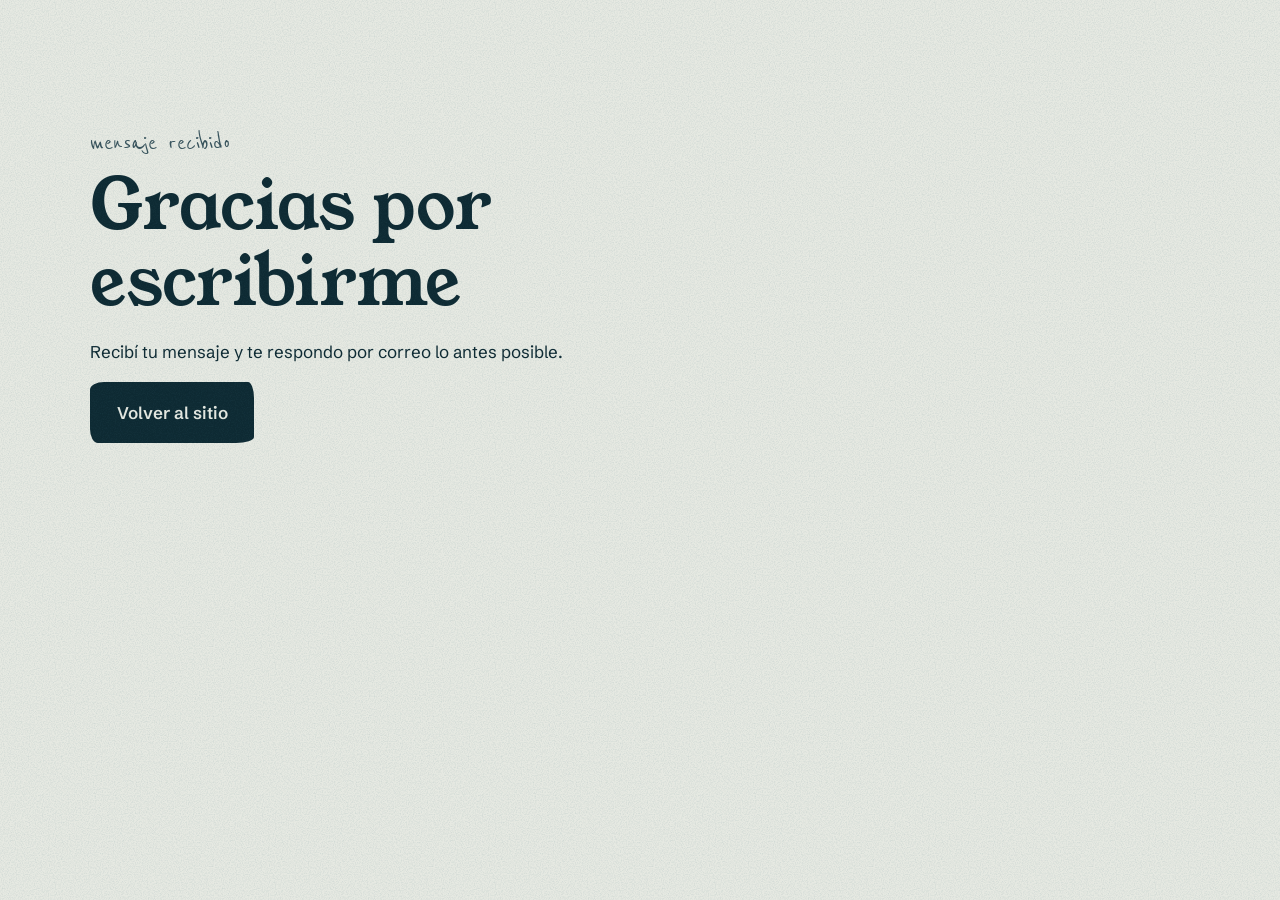
<file: gracias.html>
<!doctype html>
<html lang="es-CL">
<head>
<meta charset="utf-8">
<meta name="viewport" content="width=device-width, initial-scale=1">
<title>Mensaje enviado | Cristóbal Sanhueza</title>
<meta name="robots" content="noindex, follow">
<!-- sin canonical: página noindex de agradecimiento -->
<link rel="preconnect" href="https://fonts.googleapis.com">
<link rel="preconnect" href="https://fonts.gstatic.com" crossorigin>
<link href="https://fonts.googleapis.com/css2?family=Reenie+Beanie&family=Schibsted+Grotesk:wght@400;500;600;700&family=Young+Serif&display=swap" rel="stylesheet">
<link rel="stylesheet" href="assets/css/styles.css">
</head>
<body>
<main>
  <section class="contacto">
    <div class="wrap">
      <span class="mano" aria-hidden="true">mensaje recibido</span>
      <h1 style="font-size:clamp(2.2rem,5.4vw,4.4rem);max-width:15ch;margin-top:10px">Gracias por escribirme</h1>
      <p style="margin-top:18px">Recibí tu mensaje y te respondo por correo lo antes posible.</p>
      <p><a class="btn" href="/">Volver al sitio</a></p>
    </div>
  </section>
</main>
</body>
</html>
</file>
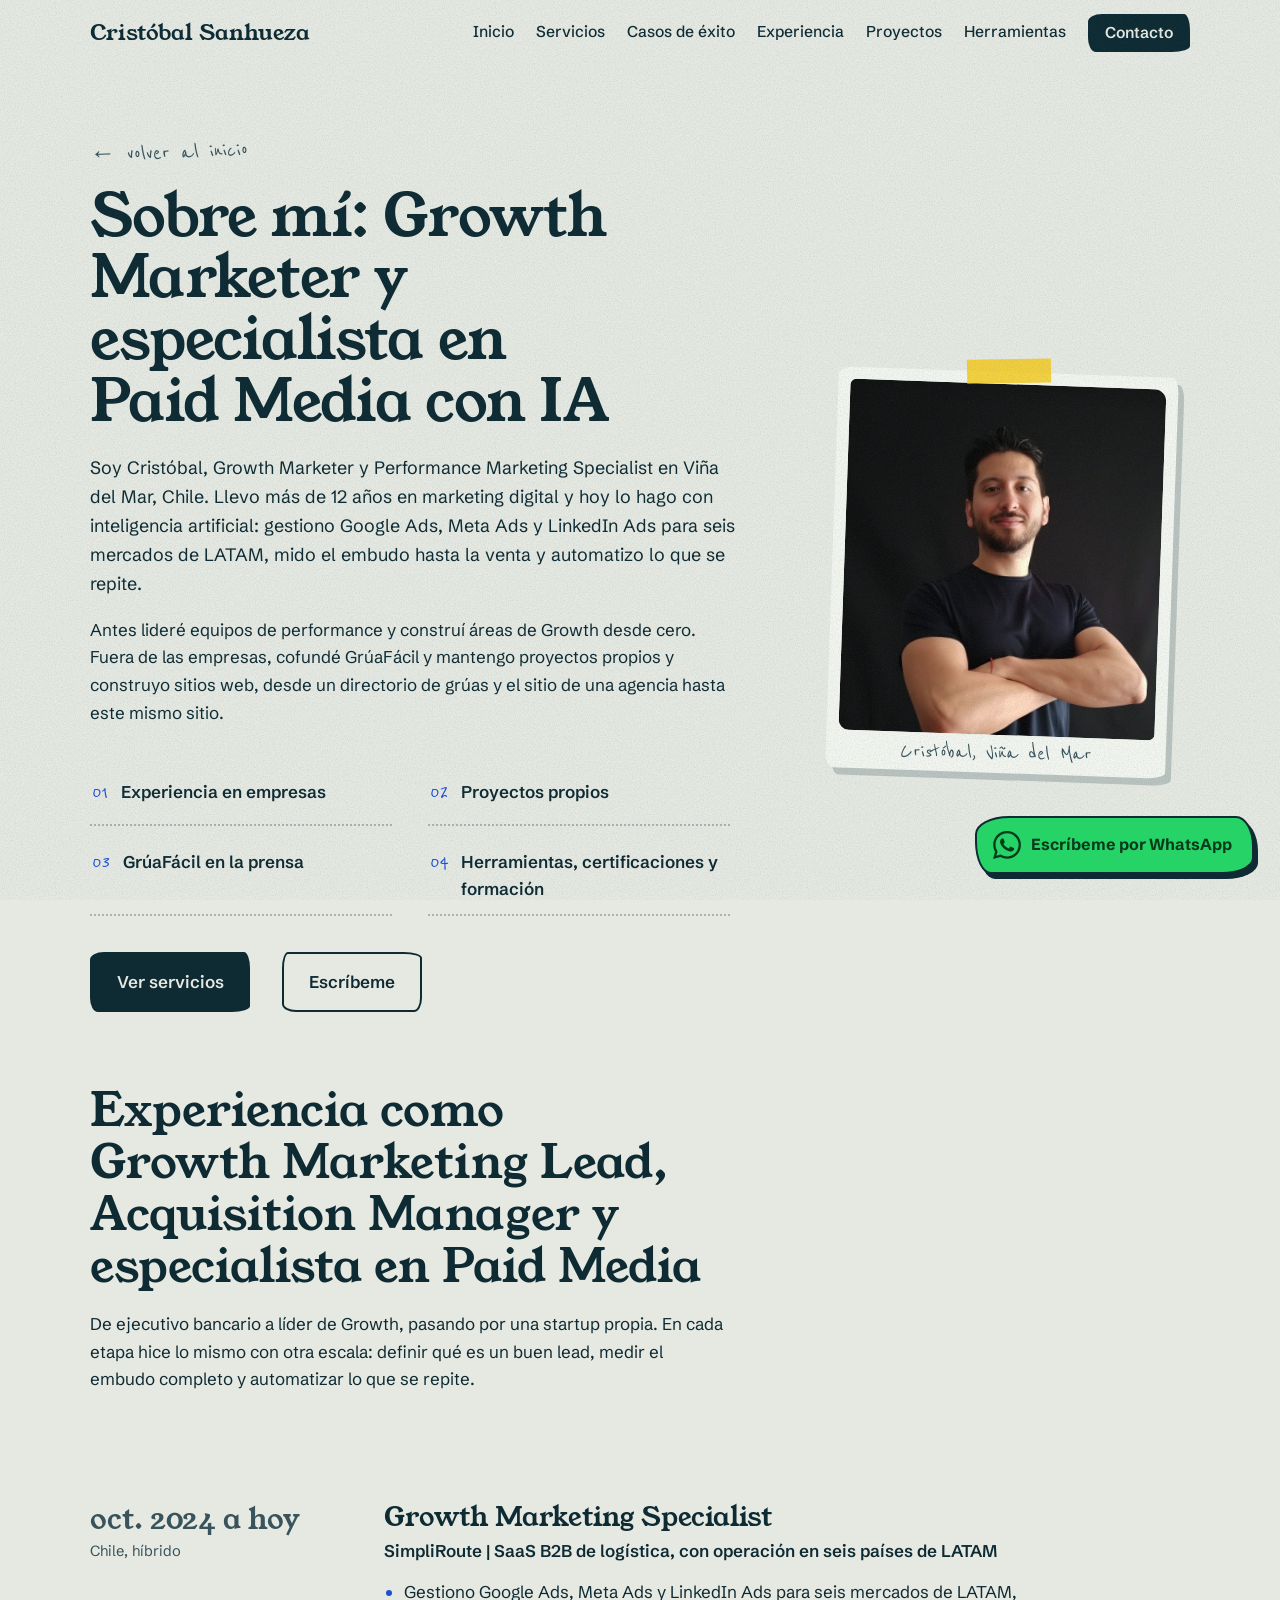
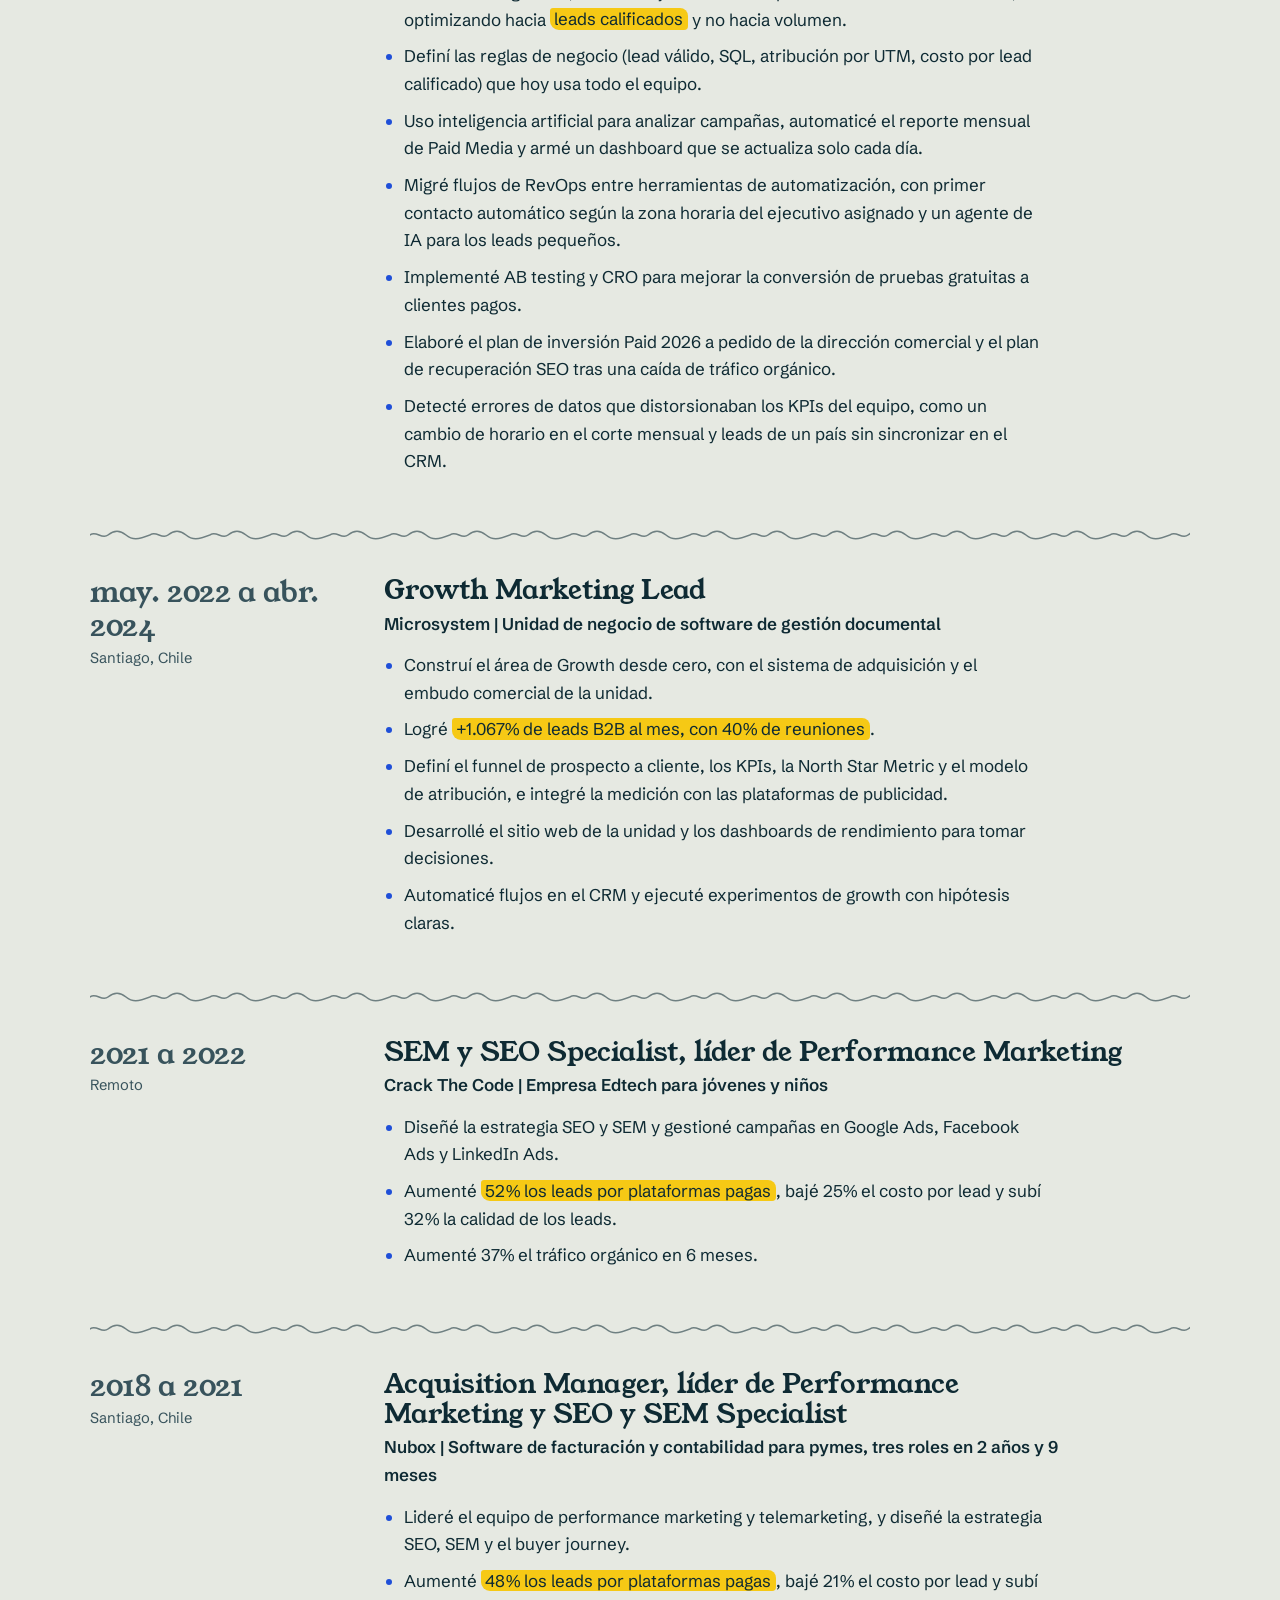
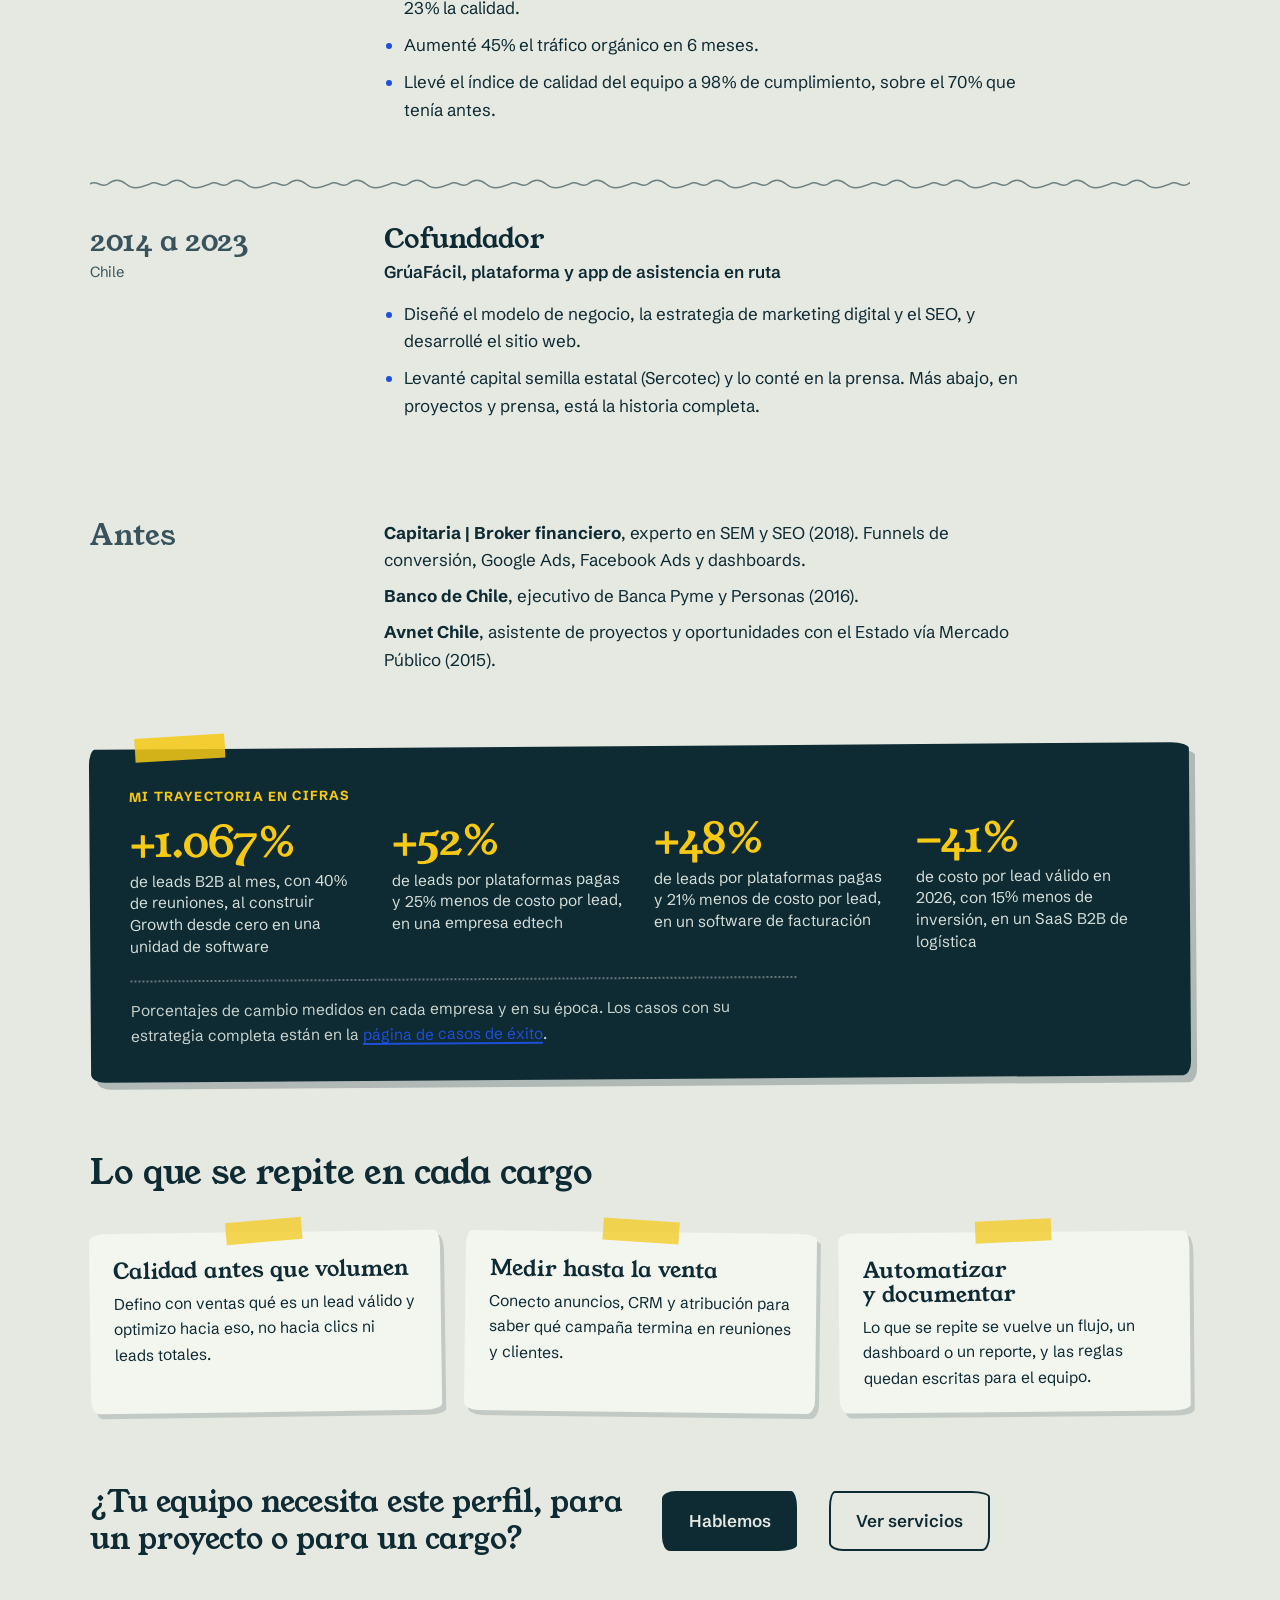
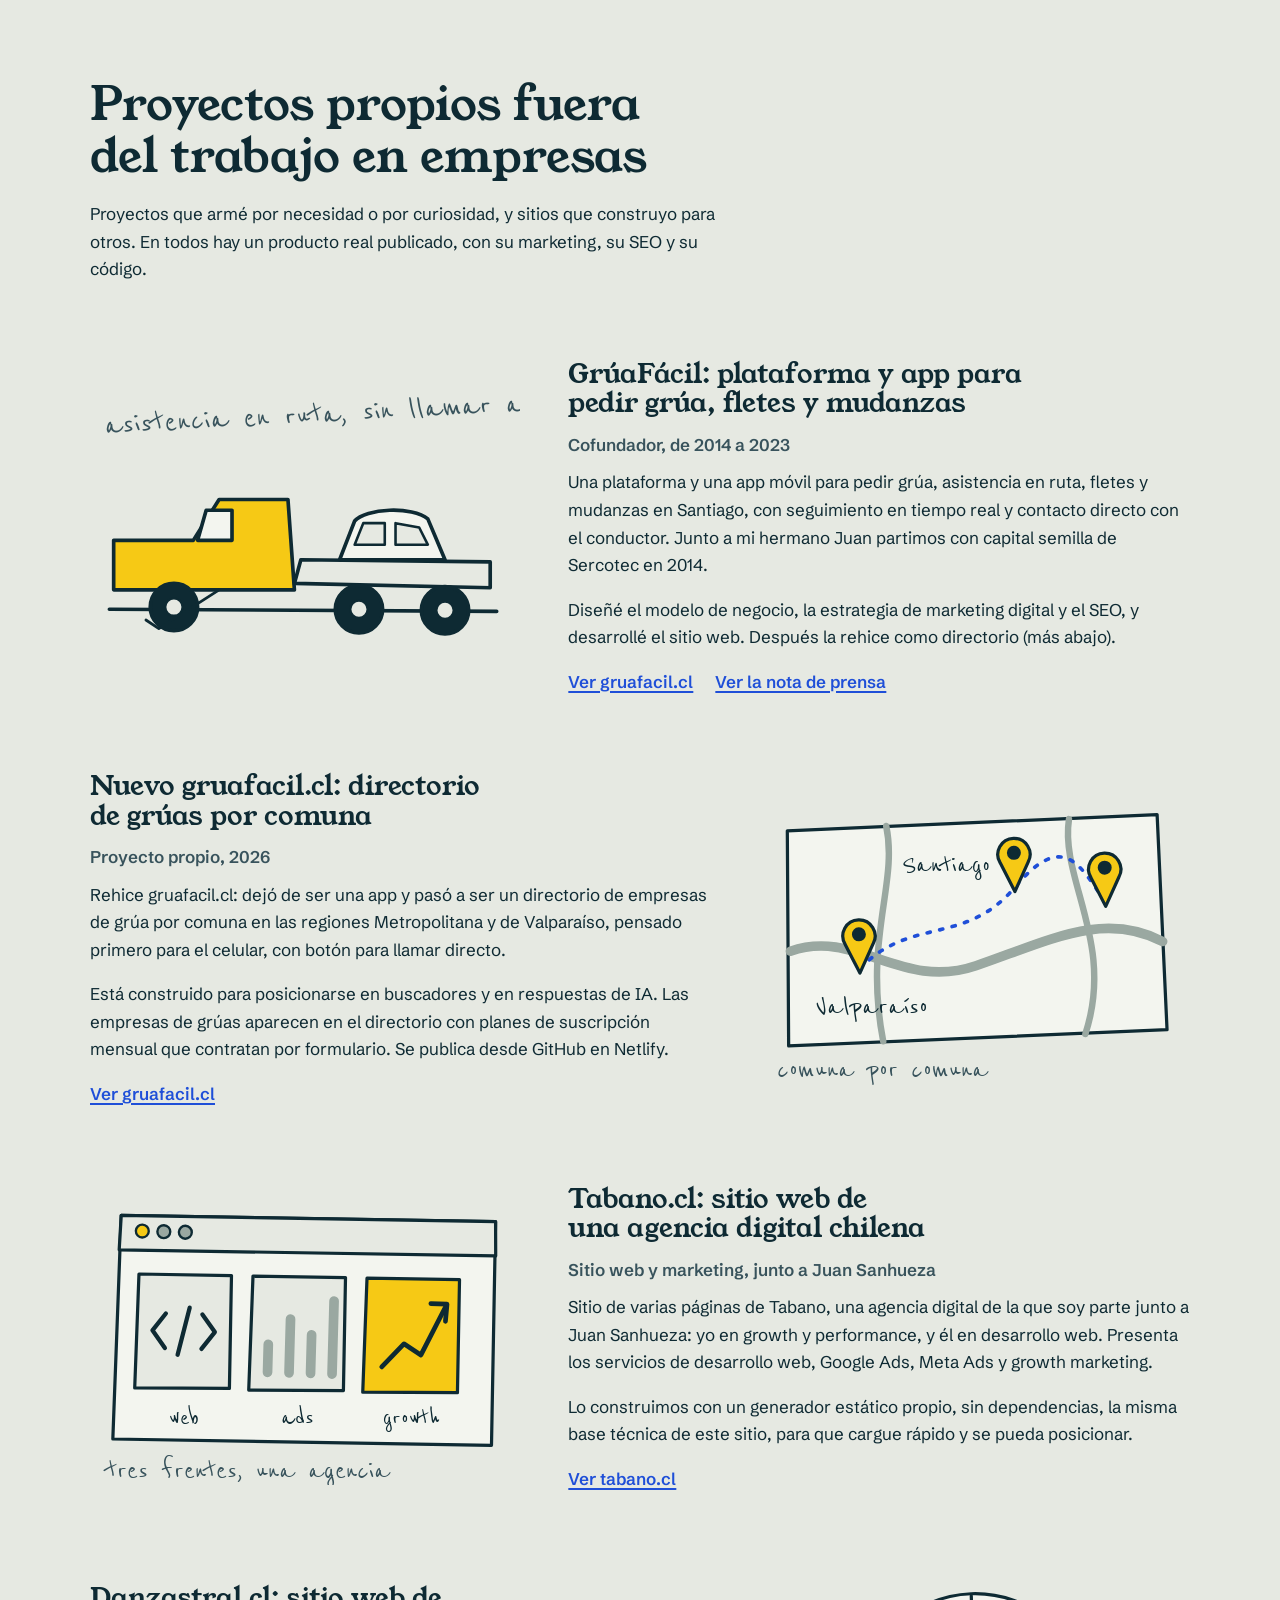
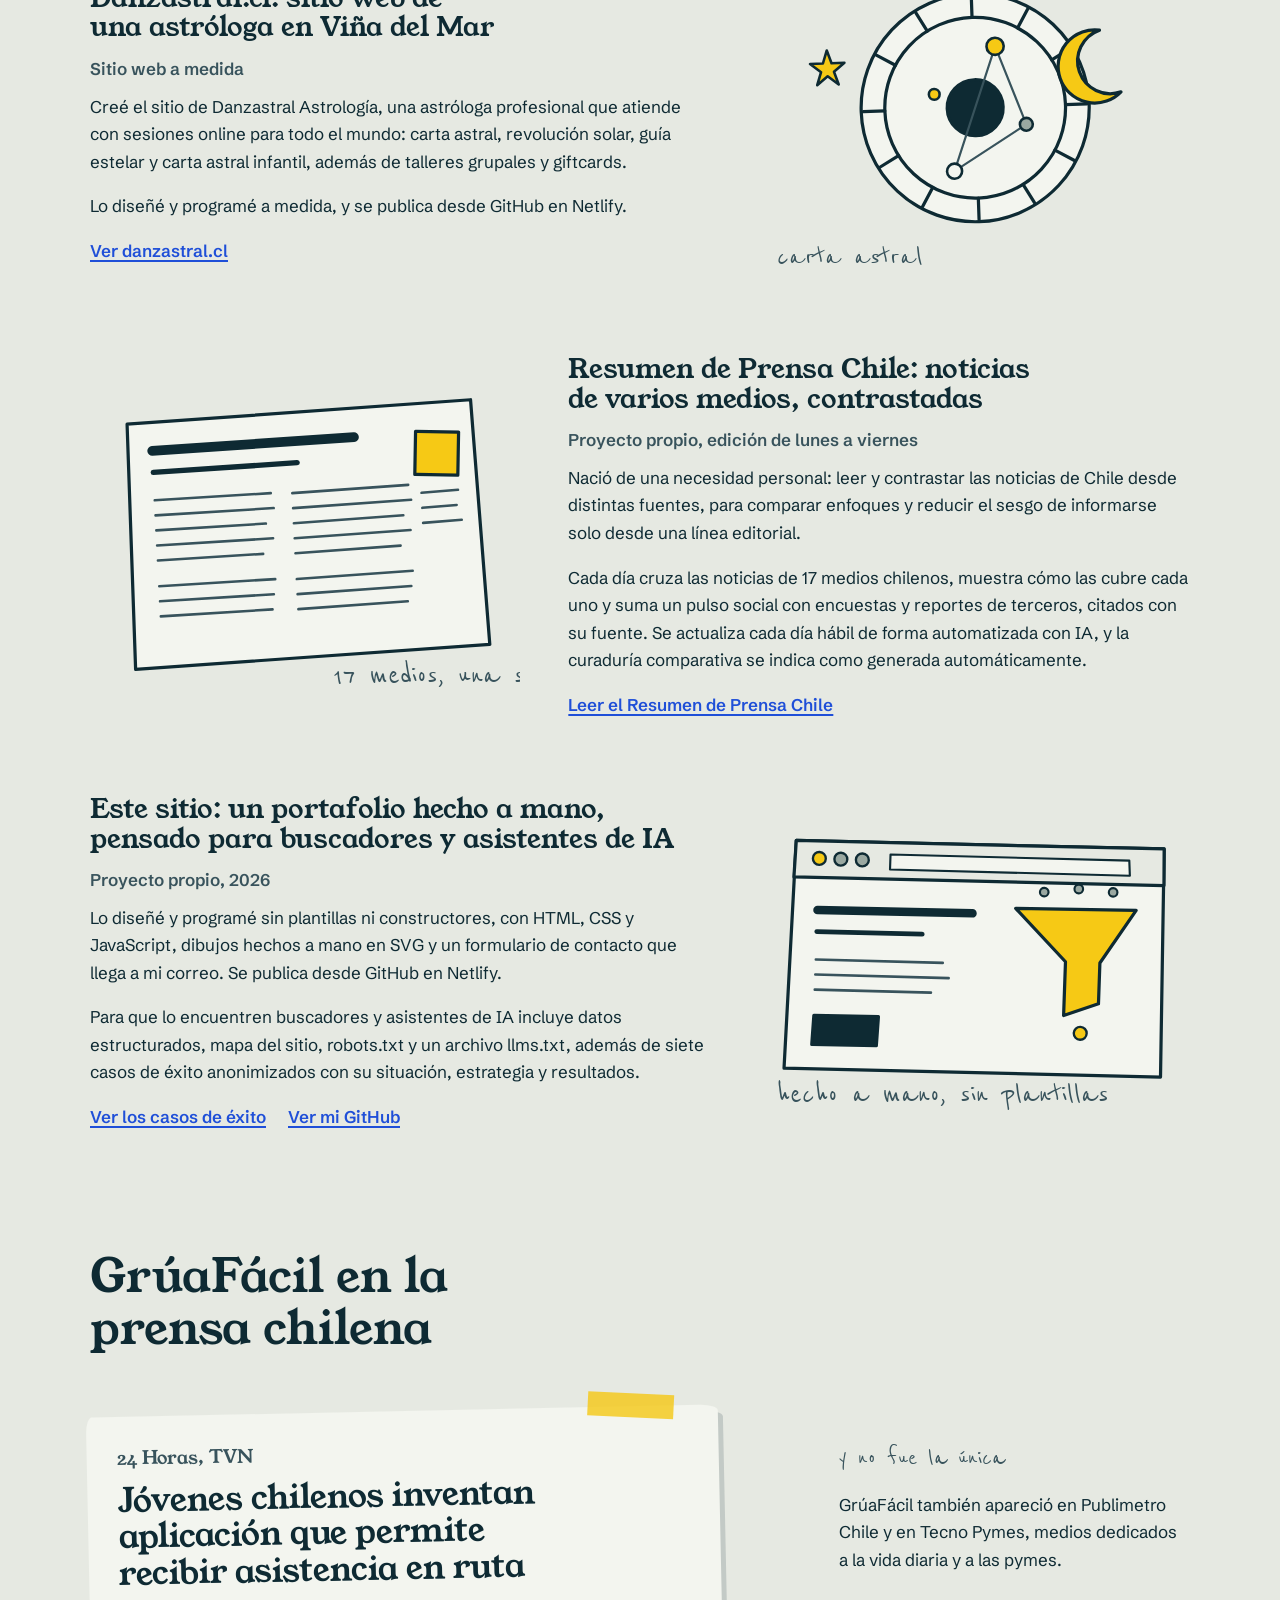
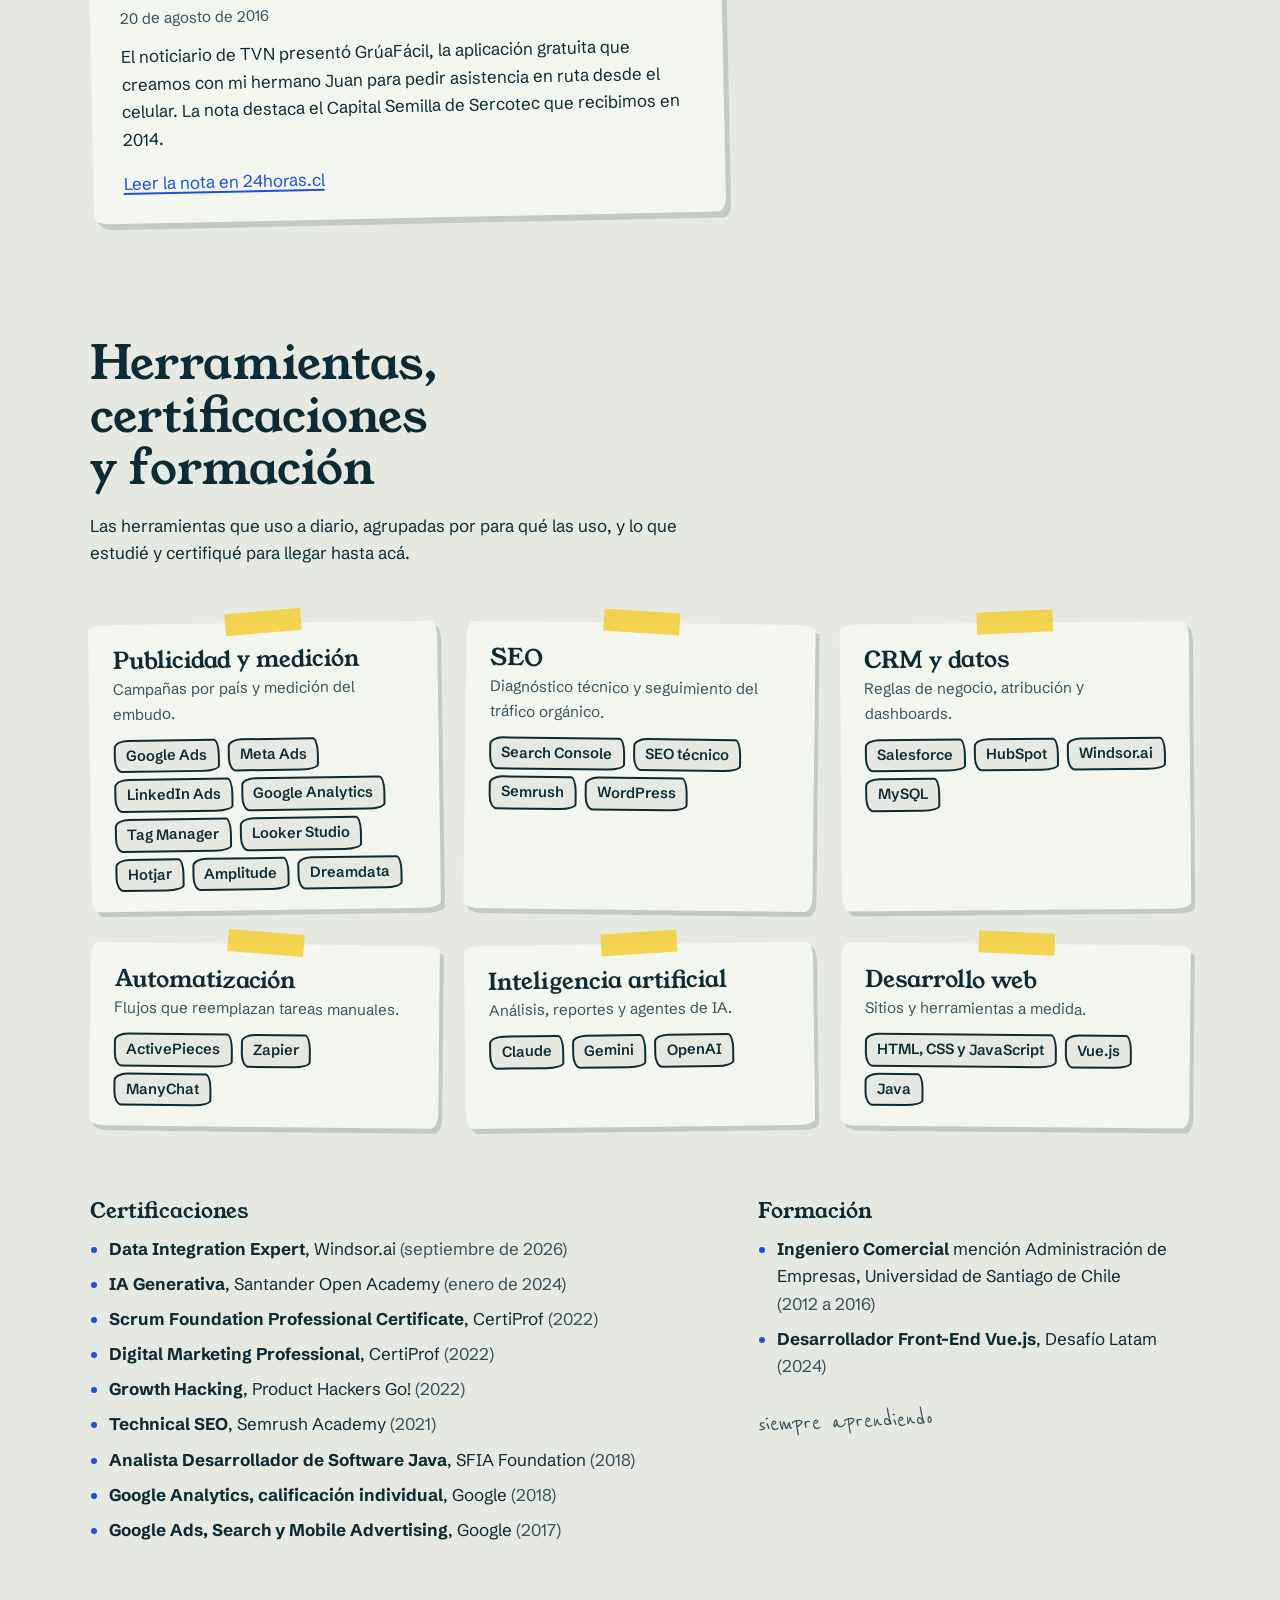
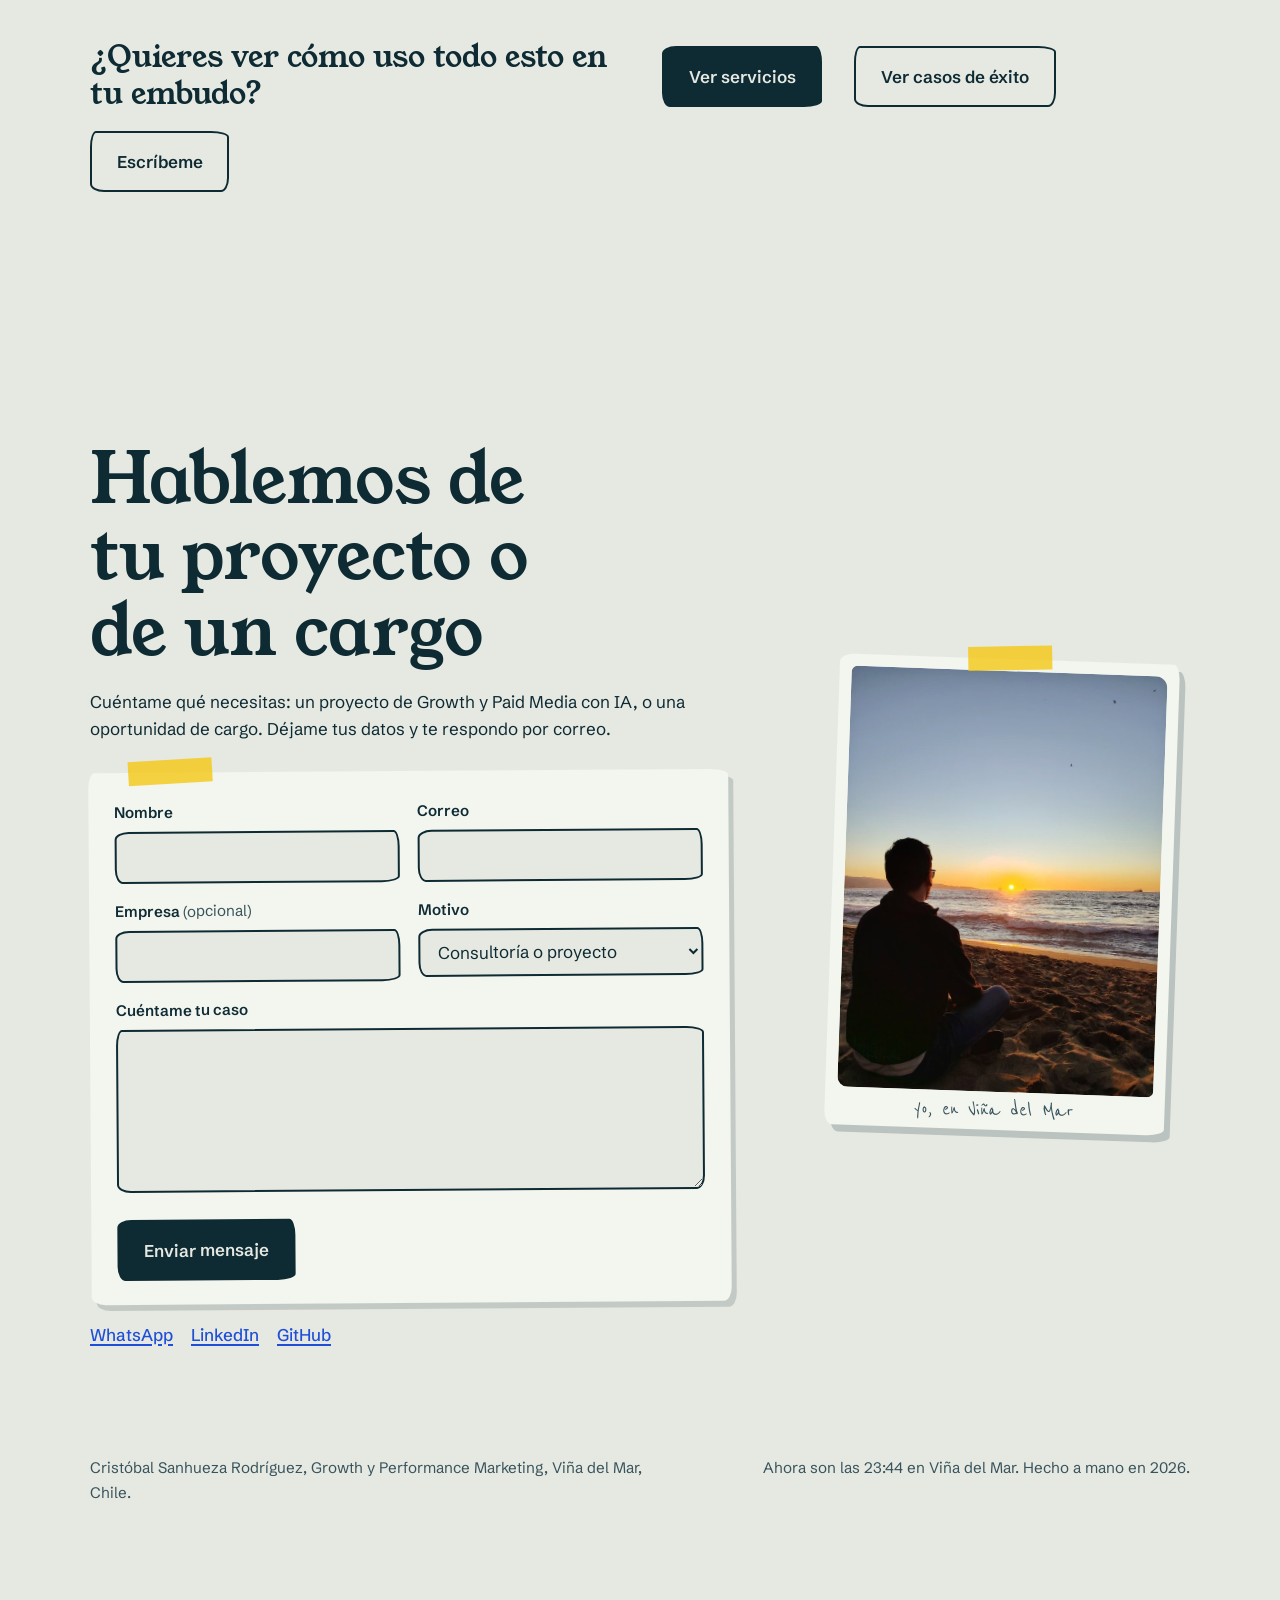
<file: sobre-mi.html>
<!doctype html>
<html lang="es-CL">
<head>
<!-- Google tag (gtag.js) -->
<script async src="https://www.googletagmanager.com/gtag/js?id=G-9M3X4PTR04"></script>
<script>
  window.dataLayer = window.dataLayer || [];
  function gtag(){dataLayer.push(arguments);}
  gtag('js', new Date());

  gtag('config', 'G-9M3X4PTR04');
</script>
<meta charset="utf-8">
<meta name="viewport" content="width=device-width, initial-scale=1">
<title>Sobre mí: experiencia en Growth y Paid Media con IA | Cristóbal Sanhueza</title>
<meta name="description" content="Cristóbal Sanhueza, Growth Marketer en Viña del Mar con más de 12 años en Paid Media, SEO y automatización con IA: experiencia en SaaS B2B, proyectos propios, herramientas, certificaciones y formación.">
<meta name="author" content="Cristóbal Sanhueza Rodríguez">
<meta name="robots" content="index, follow, max-snippet:-1, max-image-preview:large, max-video-preview:-1">
<meta name="theme-color" content="#E6E9E2">
<link rel="canonical" href="https://cristobalsanhueza.cl/sobre-mi.html">
<link rel="alternate" hreflang="es-CL" href="https://cristobalsanhueza.cl/sobre-mi.html">
<link rel="alternate" hreflang="x-default" href="https://cristobalsanhueza.cl/sobre-mi.html">

<meta property="og:type" content="profile">
<meta property="og:site_name" content="Cristóbal Sanhueza">
<meta property="og:locale" content="es_CL">
<meta property="og:title" content="Sobre mí: experiencia en Growth y Paid Media con IA | Cristóbal Sanhueza">
<meta property="og:description" content="Cristóbal Sanhueza, Growth Marketer en Viña del Mar con más de 12 años en Paid Media, SEO y automatización con IA: experiencia en SaaS B2B, proyectos propios, herramientas, certificaciones y formación.">
<meta property="og:url" content="https://cristobalsanhueza.cl/sobre-mi.html">
<meta property="og:image" content="https://cristobalsanhueza.cl/assets/img/og-image.png">
<meta property="og:image:width" content="1200">
<meta property="og:image:height" content="630">
<meta property="og:image:alt" content="Cristóbal Sanhueza, Growth y Performance Marketing para SaaS B2B, junto a un embudo dibujado a mano">
<meta property="profile:first_name" content="Cristóbal">
<meta property="profile:last_name" content="Sanhueza Rodríguez">
<meta name="twitter:card" content="summary_large_image">
<meta name="twitter:title" content="Sobre mí: experiencia en Growth y Paid Media con IA | Cristóbal Sanhueza">
<meta name="twitter:description" content="Cristóbal Sanhueza, Growth Marketer en Viña del Mar con más de 12 años en Paid Media, SEO y automatización con IA: experiencia en SaaS B2B, proyectos propios, herramientas, certificaciones y formación.">
<meta name="twitter:image" content="https://cristobalsanhueza.cl/assets/img/og-image.png">

<link rel="icon" href="data:image/svg+xml,%3Csvg xmlns='http://www.w3.org/2000/svg' viewBox='0 0 64 64'%3E%3Crect width='64' height='64' rx='14' fill='%230E2A33'/%3E%3Cpath d='M44 20c-4-5-14-6-20-1-6 5-6 15 0 20 6 5 16 4 20-1' fill='none' stroke='%23F6C915' stroke-width='6' stroke-linecap='round'/%3E%3C/svg%3E">

<link rel="preconnect" href="https://fonts.googleapis.com">
<link rel="preconnect" href="https://fonts.gstatic.com" crossorigin>
<link href="https://fonts.googleapis.com/css2?family=Reenie+Beanie&family=Schibsted+Grotesk:wght@400;500;600;700&family=Young+Serif&display=swap" rel="stylesheet">

<script type="application/ld+json">
{
  "@context": "https://schema.org",
  "@graph": [
    {
      "@type": "AboutPage",
      "@id": "https://cristobalsanhueza.cl/sobre-mi.html#pagina",
      "url": "https://cristobalsanhueza.cl/sobre-mi.html",
      "name": "Sobre mí: experiencia en Growth y Paid Media con IA | Cristóbal Sanhueza",
      "description": "Cristóbal Sanhueza, Growth Marketer en Viña del Mar con más de 12 años en Paid Media, SEO y automatización con IA: experiencia en SaaS B2B, proyectos propios, herramientas, certificaciones y formación.",
      "inLanguage": "es-CL",
      "datePublished": "2026-10-21T19:00:00-03:00",
      "dateModified": "2026-10-21T19:00:00-03:00",
      "isPartOf": {
        "@id": "https://cristobalsanhueza.cl/#website"
      },
      "breadcrumb": {
        "@id": "https://cristobalsanhueza.cl/sobre-mi.html#migas"
      },
      "mainEntity": {
        "@id": "https://cristobalsanhueza.cl/#cristobal"
      }
    },
    {
      "@type": "BreadcrumbList",
      "@id": "https://cristobalsanhueza.cl/sobre-mi.html#migas",
      "itemListElement": [
        {
          "@type": "ListItem",
          "position": 1,
          "name": "Inicio",
          "item": "https://cristobalsanhueza.cl/"
        },
        {
          "@type": "ListItem",
          "position": 2,
          "name": "Sobre mí",
          "item": "https://cristobalsanhueza.cl/sobre-mi.html"
        }
      ]
    },
    {
      "@type": "Person",
      "@id": "https://cristobalsanhueza.cl/#cristobal",
      "name": "Cristóbal Sanhueza Rodríguez",
      "url": "https://cristobalsanhueza.cl/",
      "jobTitle": "Growth Marketing Specialist",
      "description": "Growth Marketer y Performance Marketing Specialist en Viña del Mar, Chile, con más de 12 años de experiencia en Paid Media, SEO y automatización de marketing con inteligencia artificial para empresas SaaS B2B.",
      "worksFor": {
        "@type": "Organization",
        "name": "SimpliRoute",
        "url": "https://www.simpliroute.com"
      },
      "alumniOf": [
        {
          "@type": "CollegeOrUniversity",
          "name": "Universidad de Santiago de Chile"
        },
        {
          "@type": "EducationalOrganization",
          "name": "Desafío Latam"
        }
      ],
      "hasCredential": [
        {
          "@type": "EducationalOccupationalCredential",
          "name": "Data Integration Expert",
          "credentialCategory": "certificate",
          "recognizedBy": {
            "@type": "Organization",
            "name": "Windsor.ai"
          }
        },
        {
          "@type": "EducationalOccupationalCredential",
          "name": "IA Generativa",
          "credentialCategory": "certificate",
          "recognizedBy": {
            "@type": "Organization",
            "name": "Santander Open Academy"
          }
        },
        {
          "@type": "EducationalOccupationalCredential",
          "name": "Scrum Foundation Professional Certificate",
          "credentialCategory": "certificate",
          "recognizedBy": {
            "@type": "Organization",
            "name": "CertiProf"
          }
        },
        {
          "@type": "EducationalOccupationalCredential",
          "name": "Digital Marketing Professional",
          "credentialCategory": "certificate",
          "recognizedBy": {
            "@type": "Organization",
            "name": "CertiProf"
          }
        },
        {
          "@type": "EducationalOccupationalCredential",
          "name": "Growth Hacking",
          "credentialCategory": "certificate",
          "recognizedBy": {
            "@type": "Organization",
            "name": "Product Hackers Go!"
          }
        },
        {
          "@type": "EducationalOccupationalCredential",
          "name": "Technical SEO",
          "credentialCategory": "certificate",
          "recognizedBy": {
            "@type": "Organization",
            "name": "Semrush Academy"
          }
        },
        {
          "@type": "EducationalOccupationalCredential",
          "name": "Analista Desarrollador de Software Java",
          "credentialCategory": "certificate",
          "recognizedBy": {
            "@type": "Organization",
            "name": "SFIA Foundation"
          }
        },
        {
          "@type": "EducationalOccupationalCredential",
          "name": "Google Analytics, calificación individual",
          "credentialCategory": "certificate",
          "recognizedBy": {
            "@type": "Organization",
            "name": "Google"
          }
        },
        {
          "@type": "EducationalOccupationalCredential",
          "name": "Google Ads, Search y Mobile Advertising",
          "credentialCategory": "certificate",
          "recognizedBy": {
            "@type": "Organization",
            "name": "Google"
          }
        }
      ],
      "knowsAbout": [
        "Google Ads",
        "Meta Ads",
        "LinkedIn Ads",
        "Google Analytics",
        "Tag Manager",
        "Looker Studio",
        "Search Console",
        "SEO técnico",
        "Salesforce",
        "HubSpot",
        "Windsor.ai",
        "ActivePieces",
        "Zapier",
        "ManyChat",
        "Claude",
        "Gemini",
        "OpenAI",
        "HTML, CSS y JavaScript",
        "Vue.js",
        "WordPress"
      ],
      "sameAs": [
        "https://www.linkedin.com/in/cristobal-sanhueza-rodriguez",
        "https://github.com/crekdev",
        "https://crekdev.github.io/gruafacil/",
        "https://crekdev.github.io/resumen-prensa-chile/"
      ]
    }
  ]
}
</script>

<script>document.documentElement.className+=' js';</script>
<link rel="stylesheet" href="assets/css/styles.css">
</head>
<body>
<a class="saltar" href="#contenido">Saltar al contenido</a>

<header class="cabecera" id="cabecera">
  <div class="wrap">
    <nav class="nav" aria-label="Principal">
      <a class="marca" href="/">Cristóbal Sanhueza</a>
      <button class="burger" type="button" id="burger" aria-expanded="false" aria-controls="menu" aria-label="Abrir menú" hidden>
        <span class="burger-raya"></span><span class="burger-raya"></span><span class="burger-raya"></span>
      </button>
      <ul id="menu">
        <li><a href="/">Inicio</a></li>
        <li><a href="/#servicios">Servicios</a></li>
        <li><a href="casos-de-exito.html">Casos de éxito</a></li>
        <li><a href="#experiencia">Experiencia</a></li>
        <li><a href="#proyectos">Proyectos</a></li>
        <li><a href="#herramientas">Herramientas</a></li>
        <li><a href="#contacto" class="nav-cta">Contacto</a></li>
      </ul>
    </nav>
  </div>
</header>

<main id="contenido">

<section class="sobre-intro" id="sobre-mi" aria-labelledby="titulo">
  <div class="wrap sobre-grid">
    <div>
      <a class="volver" href="/">&larr; volver al inicio</a>
      <h1 id="titulo">Sobre mí: Growth Marketer y especialista en Paid Media con IA</h1>
      <p class="lede">Soy Cristóbal, Growth Marketer y Performance Marketing Specialist en Viña del Mar, Chile. Llevo más de 12 años en marketing digital y hoy lo hago con inteligencia artificial: gestiono Google Ads, Meta Ads y LinkedIn Ads para seis mercados de LATAM, mido el embudo hasta la venta y automatizo lo que se repite.</p>
      <p>Antes lideré equipos de performance y construí áreas de Growth desde cero. Fuera de las empresas, cofundé GrúaFácil y mantengo proyectos propios y construyo sitios web, desde un directorio de grúas y el sitio de una agencia hasta este mismo sitio.</p>
      <ol class="indice-casos indice-sobre" aria-label="Contenido de la página">
        <li><a href="#experiencia">Experiencia en empresas</a></li>
        <li><a href="#proyectos">Proyectos propios</a></li>
        <li><a href="#prensa">GrúaFácil en la prensa</a></li>
        <li><a href="#herramientas">Herramientas, certificaciones y formación</a></li>
      </ol>
      <div class="cta cta--corto">
        <a class="btn" href="/#servicios">Ver servicios</a>
        <a class="btn btn--sec" href="#contacto">Escríbeme</a>
      </div>
    </div>
    <figure class="foto">
      <img src="assets/img/cristobal-sanhueza.jpg" width="640" height="710" alt="Retrato de Cristóbal Sanhueza Rodríguez, de brazos cruzados, sonriendo, frente a un fondo oscuro">
      <figcaption class="mano">Cristóbal, Viña del Mar</figcaption>
    </figure>
  </div>
</section>

<section class="sec" id="experiencia" aria-labelledby="t-experiencia" style="padding-top:0">
  <div class="wrap">
    <h2 id="t-experiencia">Experiencia como Growth Marketing Lead, Acquisition Manager y especialista en Paid Media</h2>
    <p class="exp-intro">De ejecutivo bancario a líder de Growth, pasando por una startup propia. En cada etapa hice lo mismo con otra escala: definir qué es un buen lead, medir el embudo completo y automatizar lo que se repite.</p>

    <div class="jobs">
      <article class="job">
        <div class="cuando">oct. 2024 a hoy<small>Chile, híbrido</small></div>
        <div>
          <h3>Growth Marketing Specialist</h3>
          <p class="org">SimpliRoute | SaaS B2B de logística, con operación en seis países de LATAM</p>
          <ul>
            <li>Gestiono Google Ads, Meta Ads y LinkedIn Ads para seis mercados de LATAM, optimizando hacia <mark>leads calificados</mark> y no hacia volumen.</li>
            <li>Definí las reglas de negocio (lead válido, SQL, atribución por UTM, costo por lead calificado) que hoy usa todo el equipo.</li>
            <li>Uso inteligencia artificial para analizar campañas, automaticé el reporte mensual de Paid Media y armé un dashboard que se actualiza solo cada día.</li>
            <li>Migré flujos de RevOps entre herramientas de automatización, con primer contacto automático según la zona horaria del ejecutivo asignado y un agente de IA para los leads pequeños.</li>
            <li>Implementé AB testing y CRO para mejorar la conversión de pruebas gratuitas a clientes pagos.</li>
            <li>Elaboré el plan de inversión Paid 2026 a pedido de la dirección comercial y el plan de recuperación SEO tras una caída de tráfico orgánico.</li>
            <li>Detecté errores de datos que distorsionaban los KPIs del equipo, como un cambio de horario en el corte mensual y leads de un país sin sincronizar en el CRM.</li>
          </ul>
        </div>
      </article>

      <article class="job">
        <div class="cuando">may. 2022 a abr. 2024<small>Santiago, Chile</small></div>
        <div>
          <h3>Growth Marketing Lead</h3>
          <p class="org">Microsystem | Unidad de negocio de software de gestión documental</p>
          <ul>
            <li>Construí el área de Growth desde cero, con el sistema de adquisición y el embudo comercial de la unidad.</li>
            <li>Logré <mark>+1.067% de leads B2B al mes, con 40% de reuniones</mark>.</li>
            <li>Definí el funnel de prospecto a cliente, los KPIs, la North Star Metric y el modelo de atribución, e integré la medición con las plataformas de publicidad.</li>
            <li>Desarrollé el sitio web de la unidad y los dashboards de rendimiento para tomar decisiones.</li>
            <li>Automaticé flujos en el CRM y ejecuté experimentos de growth con hipótesis claras.</li>
          </ul>
        </div>
      </article>

      <article class="job">
        <div class="cuando">2021 a 2022<small>Remoto</small></div>
        <div>
          <h3>SEM y SEO Specialist, líder de Performance Marketing</h3>
          <p class="org">Crack The Code | Empresa Edtech para jóvenes y niños</p>
          <ul>
            <li>Diseñé la estrategia SEO y SEM y gestioné campañas en Google Ads, Facebook Ads y LinkedIn Ads.</li>
            <li>Aumenté <mark>52% los leads por plataformas pagas</mark>, bajé 25% el costo por lead y subí 32% la calidad de los leads.</li>
            <li>Aumenté 37% el tráfico orgánico en 6 meses.</li>
          </ul>
        </div>
      </article>

      <article class="job">
        <div class="cuando">2018 a 2021<small>Santiago, Chile</small></div>
        <div>
          <h3>Acquisition Manager, líder de Performance Marketing y SEO y SEM Specialist</h3>
          <p class="org">Nubox | Software de facturación y contabilidad para pymes, tres roles en 2 años y 9 meses</p>
          <ul>
            <li>Lideré el equipo de performance marketing y telemarketing, y diseñé la estrategia SEO, SEM y el buyer journey.</li>
            <li>Aumenté <mark>48% los leads por plataformas pagas</mark>, bajé 21% el costo por lead y subí 23% la calidad.</li>
            <li>Aumenté 45% el tráfico orgánico en 6 meses.</li>
            <li>Llevé el índice de calidad del equipo a 98% de cumplimiento, sobre el 70% que tenía antes.</li>
          </ul>
        </div>
      </article>

      <article class="job">
        <div class="cuando">2014 a 2023<small>Chile</small></div>
        <div>
          <h3>Cofundador</h3>
          <p class="org">GrúaFácil, plataforma y app de asistencia en ruta</p>
          <ul>
            <li>Diseñé el modelo de negocio, la estrategia de marketing digital y el SEO, y desarrollé el sitio web.</li>
            <li>Levanté capital semilla estatal (Sercotec) y lo conté en la prensa. Más abajo, en proyectos y prensa, está la historia completa.</li>
          </ul>
        </div>
      </article>
    </div>

    <div class="antes">
      <h3>Antes</h3>
      <ul>
        <li><strong>Capitaria | Broker financiero</strong>, experto en SEM y SEO (2018). Funnels de conversión, Google Ads, Facebook Ads y dashboards.</li>
        <li><strong>Banco de Chile</strong>, ejecutivo de Banca Pyme y Personas (2016).</li>
        <li><strong>Avnet Chile</strong>, asistente de proyectos y oportunidades con el Estado vía Mercado Público (2015).</li>
      </ul>
    </div>

    <div class="caso-res cifras-trayectoria">
      <h3>Mi trayectoria en cifras</h3>
      <ul class="cifras">
        <li><span class="fig">+1.067%</span><span class="q">de leads B2B al mes, con 40% de reuniones, al construir Growth desde cero en una unidad de software</span></li>
        <li><span class="fig">+52%</span><span class="q">de leads por plataformas pagas y 25% menos de costo por lead, en una empresa edtech</span></li>
        <li><span class="fig">+48%</span><span class="q">de leads por plataformas pagas y 21% menos de costo por lead, en un software de facturación</span></li>
        <li><span class="fig">−41%</span><span class="q">de costo por lead válido en 2026, con 15% menos de inversión, en un SaaS B2B de logística</span></li>
      </ul>
      <p class="honesto-caso">Porcentajes de cambio medidos en cada empresa y en su época. Los casos con su estrategia completa están en la <a href="casos-de-exito.html">página de casos de éxito</a>.</p>
    </div>

    <h3 class="hilo-t">Lo que se repite en cada cargo</h3>
    <div class="ia-grid hilo">
      <article class="nota-ia"><h3>Calidad antes que volumen</h3><p>Defino con ventas qué es un lead válido y optimizo hacia eso, no hacia clics ni leads totales.</p></article>
      <article class="nota-ia"><h3>Medir hasta la venta</h3><p>Conecto anuncios, CRM y atribución para saber qué campaña termina en reuniones y clientes.</p></article>
      <article class="nota-ia"><h3>Automatizar y documentar</h3><p>Lo que se repite se vuelve un flujo, un dashboard o un reporte, y las reglas quedan escritas para el equipo.</p></article>
    </div>

    <div class="cta">
      <p>¿Tu equipo necesita este perfil, para un proyecto o para un cargo?</p>
      <a class="btn" href="#contacto">Hablemos</a>
      <a class="btn btn--sec" href="/#servicios">Ver servicios</a>
    </div>
  </div>
</section>

<section class="sec" id="proyectos" aria-labelledby="t-proyectos" style="padding-top:0">
  <div class="wrap">
    <h2 id="t-proyectos">Proyectos propios fuera del trabajo en empresas</h2>
    <p class="exp-intro">Proyectos que armé por necesidad o por curiosidad, y sitios que construyo para otros. En todos hay un producto real publicado, con su marketing, su SEO y su código.</p>

    <article class="proy">
      <figure class="dibujo">
        <svg viewBox="0 0 400 270" role="img" aria-labelledby="g-t">
          <title id="g-t">Dibujo de una grúa de plataforma transportando un auto</title>
          <g stroke="#0E2A33" stroke-width="3.4" stroke-linecap="round" stroke-linejoin="round">
            <path d="M18 214 L378 216" fill="none"/>
            <path d="M22 196 L22 150 L96 150 L120 112 L184 112 L190 196 Z" fill="#F6C915"/>
            <path d="M108 122 L132 122 L132 150 L100 150 Z" fill="#F3F5EF"/>
            <path d="M190 190 L372 194 L372 170 L196 168 Z" fill="#E6E9E2"/>
            <path d="M232 168 L246 132 C256 120 300 118 314 130 L330 168 Z" fill="#F3F5EF"/>
            <path d="M254 134 L274 134 L274 154 L246 154 Z M284 134 L306 138 L314 154 L284 154 Z" fill="#E6E9E2" stroke-width="2.4"/>
            <circle cx="78" cy="212" r="22" fill="#0E2A33"/><circle cx="78" cy="212" r="8" fill="#E6E9E2" stroke-width="2"/>
            <circle cx="250" cy="214" r="22" fill="#0E2A33"/><circle cx="250" cy="214" r="8" fill="#E6E9E2" stroke-width="2"/>
            <circle cx="330" cy="215" r="22" fill="#0E2A33"/><circle cx="330" cy="215" r="8" fill="#E6E9E2" stroke-width="2"/>
            <path d="M120 196 L64 232 M64 232 L52 224" fill="none" stroke-width="2.6"/>
          </g>
          <text x="14" y="52" font-family="Reenie Beanie, cursive" font-size="34" fill="#38535C" transform="rotate(-3 14 52)">asistencia en ruta, sin llamar a nadie</text>
        </svg>
      </figure>
      <div class="texto">
        <h3>GrúaFácil: plataforma y app para pedir grúa, fletes y mudanzas</h3>
        <p class="rol">Cofundador, de 2014 a 2023</p>
        <p>Una plataforma y una app móvil para pedir grúa, asistencia en ruta, fletes y mudanzas en Santiago, con seguimiento en tiempo real y contacto directo con el conductor. Junto a mi hermano Juan partimos con capital semilla de Sercotec en 2014.</p>
        <p>Diseñé el modelo de negocio, la estrategia de marketing digital y el SEO, y desarrollé el sitio web. Después la rehice como directorio (más abajo).</p>
        <div class="enlaces">
          <a href="https://gruafacil.cl" rel="noopener">Ver gruafacil.cl</a>
          <a href="#prensa">Ver la nota de prensa</a>
        </div>
      </div>
    </article>

    <article class="proy inv">
      <figure class="dibujo">
        <svg viewBox="0 0 400 280" role="img" aria-labelledby="gfn-t">
          <title id="gfn-t">Dibujo de un mapa con pines por comuna y una ruta entre ellos</title>
          <g stroke="#0E2A33" stroke-width="3" stroke-linecap="round" stroke-linejoin="round" transform="rotate(-1.5 200 140)">
            <path d="M28 38 L372 32 L376 232 L24 238 Z" fill="#F3F5EF"/>
            <path d="M28 150 C 90 130, 130 190, 200 168 S 320 120, 374 150" fill="none" stroke="#9AA8A1" stroke-width="9"/>
            <path d="M120 36 C 130 90, 96 140, 112 236" fill="none" stroke="#9AA8A1" stroke-width="6"/>
            <path d="M290 34 C 280 90, 330 150, 300 234" fill="none" stroke="#9AA8A1" stroke-width="6"/>
            <path d="M92 168 C 140 120, 190 150, 238 96 S 300 80, 322 112" fill="none" stroke="#1F4FD8" stroke-width="3.4" stroke-dasharray="3 9"/>
            <path d="M92 172 L79 145 A15 15 0 1 1 105 145 Z" fill="#F6C915" stroke="#0E2A33" stroke-width="3" stroke-linejoin="round"/><circle cx="92" cy="136" r="5" fill="#0E2A33"/><path d="M238 100 L225 73 A15 15 0 1 1 251 73 Z" fill="#F6C915" stroke="#0E2A33" stroke-width="3" stroke-linejoin="round"/><circle cx="238" cy="64" r="5" fill="#0E2A33"/><path d="M322 116 L309 89 A15 15 0 1 1 335 89 Z" fill="#F6C915" stroke="#0E2A33" stroke-width="3" stroke-linejoin="round"/><circle cx="322" cy="80" r="5" fill="#0E2A33"/>
          </g>
          <text x="52" y="214" font-family="Reenie Beanie, cursive" font-size="30" fill="#0E2A33">Valparaíso</text>
          <text x="214" y="82" text-anchor="end" font-family="Reenie Beanie, cursive" font-size="28" fill="#0E2A33">Santiago</text>
          <text x="16" y="272" font-family="Reenie Beanie, cursive" font-size="30" fill="#38535C">comuna por comuna</text>
        </svg>
      </figure>
      <div class="texto">
        <h3>Nuevo gruafacil.cl: directorio de grúas por comuna</h3>
        <p class="rol">Proyecto propio, 2026</p>
        <p>Rehice gruafacil.cl: dejó de ser una app y pasó a ser un directorio de empresas de grúa por comuna en las regiones Metropolitana y de Valparaíso, pensado primero para el celular, con botón para llamar directo.</p>
        <p>Está construido para posicionarse en buscadores y en respuestas de IA. Las empresas de grúas aparecen en el directorio con planes de suscripción mensual que contratan por formulario. Se publica desde GitHub en Netlify.</p>
        <div class="enlaces">
          <a href="https://gruafacil.cl" rel="noopener">Ver gruafacil.cl</a>
        </div>
      </div>
    </article>

    <article class="proy">
      <figure class="dibujo">
        <svg viewBox="0 0 400 280" role="img" aria-labelledby="tb-t">
          <title id="tb-t">Dibujo de una ventana de navegador con tres bloques: web, anuncios y crecimiento</title>
          <g stroke="#0E2A33" stroke-width="3" stroke-linecap="round" stroke-linejoin="round" transform="rotate(1.6 200 140)">
            <path d="M26 34 L374 30 L376 238 L24 242 Z" fill="#F3F5EF"/>
            <path d="M26 34 L374 30 L375 62 L25 66 Z" fill="#E6E9E2"/>
            <circle cx="46" cy="48" r="6" fill="#F6C915" stroke-width="2.2"/><circle cx="66" cy="48" r="6" fill="#9AA8A1" stroke-width="2.2"/><circle cx="86" cy="48" r="6" fill="#9AA8A1" stroke-width="2.2"/>
            <path d="M44 88 L130 87 L131 192 L43 194 Z" fill="#E6E9E2"/>
            <path d="M150 87 L236 86 L237 191 L149 193 Z" fill="#E6E9E2"/>
            <path d="M256 86 L342 85 L343 190 L255 192 Z" fill="#F6C915"/>
            <path d="M70 124 L58 140 L70 156 M104 124 L116 140 L104 156 M92 118 L82 162" fill="none" stroke-width="4"/>
            <path d="M166 176 L166 150 M186 176 L186 126 M206 176 L206 140 M226 176 L226 108" fill="none" stroke-width="9" stroke="#9AA8A1"/>
            <path d="M272 168 L292 146 L308 156 L330 110" fill="none" stroke-width="4.4"/><path d="M316 108 L331 108 L330 124" fill="none" stroke-width="4.4"/>
            
          </g>
          <text x="87" y="224" text-anchor="middle" font-family="Reenie Beanie, cursive" font-size="26" fill="#0E2A33">web</text>
          <text x="193" y="224" text-anchor="middle" font-family="Reenie Beanie, cursive" font-size="26" fill="#0E2A33">ads</text>
          <text x="299" y="224" text-anchor="middle" font-family="Reenie Beanie, cursive" font-size="26" fill="#0E2A33">growth</text>
          <text x="16" y="274" font-family="Reenie Beanie, cursive" font-size="30" fill="#38535C">tres frentes, una agencia</text>
        </svg>
      </figure>
      <div class="texto">
        <h3>Tabano.cl: sitio web de una agencia digital chilena</h3>
        <p class="rol">Sitio web y marketing, junto a Juan Sanhueza</p>
        <p>Sitio de varias páginas de Tabano, una agencia digital de la que soy parte junto a Juan Sanhueza: yo en growth y performance, y él en desarrollo web. Presenta los servicios de desarrollo web, Google Ads, Meta Ads y growth marketing.</p>
        <p>Lo construimos con un generador estático propio, sin dependencias, la misma base técnica de este sitio, para que cargue rápido y se pueda posicionar.</p>
        <div class="enlaces">
          <a href="https://tabano.cl" rel="noopener">Ver tabano.cl</a>
        </div>
      </div>
    </article>

    <article class="proy inv">
      <figure class="dibujo">
        <svg viewBox="0 0 400 280" role="img" aria-labelledby="dz-t">
          <title id="dz-t">Dibujo de una carta astral: una rueda con doce divisiones, planetas y una luna</title>
          <g stroke="#0E2A33" stroke-width="3" stroke-linecap="round" stroke-linejoin="round" transform="rotate(-2 200 128)">
            <circle cx="200" cy="128" r="106" fill="#F3F5EF"/>
            <circle cx="200" cy="128" r="84" fill="none"/>
            <circle cx="200" cy="128" r="26" fill="#0E2A33"/>
            <path d="M284.0 128.0 L304.0 128.0" fill="none" stroke-width="3"/><path d="M272.7 170.0 L290.1 180.0" fill="none" stroke-width="3"/><path d="M242.0 200.7 L252.0 218.1" fill="none" stroke-width="3"/><path d="M200.0 212.0 L200.0 232.0" fill="none" stroke-width="3"/><path d="M158.0 200.7 L148.0 218.1" fill="none" stroke-width="3"/><path d="M127.3 170.0 L109.9 180.0" fill="none" stroke-width="3"/><path d="M116.0 128.0 L96.0 128.0" fill="none" stroke-width="3"/><path d="M127.3 86.0 L109.9 76.0" fill="none" stroke-width="3"/><path d="M158.0 55.3 L148.0 37.9" fill="none" stroke-width="3"/><path d="M200.0 44.0 L200.0 24.0" fill="none" stroke-width="3"/><path d="M242.0 55.3 L252.0 37.9" fill="none" stroke-width="3"/><path d="M272.7 86.0 L290.1 76.0" fill="none" stroke-width="3"/><path d="M220.5 71.6 L178.8 186.3 L247.0 145.1 Z" fill="none" stroke-width="2" stroke="#38535C"/><circle cx="220.5" cy="71.6" r="8" fill="#F6C915" stroke-width="2.4"/><circle cx="247.0" cy="145.1" r="6" fill="#9AA8A1" stroke-width="2.4"/><circle cx="178.8" cy="186.3" r="7" fill="#F3F5EF" stroke-width="2.4"/><circle cx="162.4" cy="114.3" r="5" fill="#F6C915" stroke-width="2.4"/>
            <path d="M318 60 A34 34 0 1 0 336 118 A26 26 0 1 1 318 60 Z" fill="#F6C915"/>
            <path d="M64 70 L68 82 L80 82 L70 90 L74 102 L64 94 L54 102 L58 90 L48 82 L60 82 Z" fill="#F6C915" stroke-width="2.4"/>
          </g>
          <text x="16" y="274" font-family="Reenie Beanie, cursive" font-size="30" fill="#38535C">carta astral</text>
        </svg>
      </figure>
      <div class="texto">
        <h3>Danzastral.cl: sitio web de una astróloga en Viña del Mar</h3>
        <p class="rol">Sitio web a medida</p>
        <p>Creé el sitio de Danzastral Astrología, una astróloga profesional que atiende con sesiones online para todo el mundo: carta astral, revolución solar, guía estelar y carta astral infantil, además de talleres grupales y giftcards.</p>
        <p>Lo diseñé y programé a medida, y se publica desde GitHub en Netlify.</p>
        <div class="enlaces">
          <a href="https://danzastral.cl" rel="noopener">Ver danzastral.cl</a>
        </div>
      </div>
    </article>


    <article class="proy">
      <figure class="dibujo">
        <svg viewBox="0 0 400 300" role="img" aria-labelledby="r-t">
          <title id="r-t">Dibujo de una portada de diario con varias columnas</title>
          <g stroke="#0E2A33" stroke-width="3" stroke-linecap="round" stroke-linejoin="round" transform="rotate(-3 200 150)">
            <path d="M40 40 L360 34 L366 262 L36 268 Z" fill="#F3F5EF"/>
            <path d="M62 66 L250 63" fill="none" stroke-width="9"/>
            <path d="M62 86 L196 84" fill="none" stroke-width="5"/>
            <path d="M62 112 L170 111 M62 126 L172 125 M62 140 L164 139 M62 154 L170 153 M62 168 L160 167" fill="none" stroke-width="2.4" stroke="#38535C"/>
            <path d="M190 112 L298 110 M190 126 L300 124 M190 140 L292 138 M190 154 L298 152 M190 168 L288 166" fill="none" stroke-width="2.4" stroke="#38535C"/>
            <path d="M62 192 L170 191 M62 206 L168 205 M62 220 L166 219" fill="none" stroke-width="2.4" stroke="#38535C"/>
            <path d="M190 192 L298 190 M190 206 L296 204 M190 220 L292 218" fill="none" stroke-width="2.4" stroke="#38535C"/>
            <rect x="306" y="62" width="40" height="40" fill="#F6C915" transform="rotate(4 326 82)"/>
            <path d="M310 118 L344 117 M310 132 L342 131 M310 146 L346 145" fill="none" stroke-width="2.4" stroke="#38535C"/>
          </g>
          <text x="226" y="290" font-family="Reenie Beanie, cursive" font-size="32" fill="#38535C">17 medios, una sola portada</text>
        </svg>
      </figure>
      <div class="texto">
        <h3>Resumen de Prensa Chile: noticias de varios medios, contrastadas</h3>
        <p class="rol">Proyecto propio, edición de lunes a viernes</p>
        <p>Nació de una necesidad personal: leer y contrastar las noticias de Chile desde distintas fuentes, para comparar enfoques y reducir el sesgo de informarse solo desde una línea editorial.</p>
        <p>Cada día cruza las noticias de 17 medios chilenos, muestra cómo las cubre cada uno y suma un pulso social con encuestas y reportes de terceros, citados con su fuente. Se actualiza cada día hábil de forma automatizada con IA, y la curaduría comparativa se indica como generada automáticamente.</p>
        <div class="enlaces">
          <a href="https://crekdev.github.io/resumen-prensa-chile/" rel="noopener">Leer el Resumen de Prensa Chile</a>
        </div>
      </div>
    </article>

    <article class="proy inv">
      <figure class="dibujo">
        <svg viewBox="0 0 400 280" role="img" aria-labelledby="s-t">
          <title id="s-t">Dibujo de una ventana de navegador con una página y un embudo</title>
          <g stroke="#0E2A33" stroke-width="3" stroke-linecap="round" stroke-linejoin="round" transform="rotate(2 200 140)">
            <path d="M30 36 L372 32 L376 244 L26 248 Z" fill="#F3F5EF"/>
            <path d="M30 36 L372 32 L373 66 L29 70 Z" fill="#E6E9E2"/>
            <circle cx="52" cy="52" r="6" fill="#F6C915" stroke-width="2.2"/><circle cx="72" cy="52" r="6" fill="#9AA8A1" stroke-width="2.2"/><circle cx="92" cy="52" r="6" fill="#9AA8A1" stroke-width="2.2"/>
            <path d="M118 46 L340 44 L341 58 L118 60 Z" fill="#F3F5EF" stroke-width="2"/>
            <path d="M52 100 L196 98" fill="none" stroke-width="8"/>
            <path d="M52 120 L150 119" fill="none" stroke-width="4.5"/>
            <path d="M52 146 L170 145 M52 160 L176 159 M52 174 L160 173" fill="none" stroke-width="2.4" stroke="#38535C"/>
            <path d="M52 198 L112 197 L111 224 L51 225 Z" fill="#0E2A33"/>
            <path d="M236 92 L348 90 L316 140 L316 178 L284 190 L284 140 Z" fill="#F6C915"/>
            <circle cx="262" cy="76" r="4" fill="#9AA8A1" stroke-width="2"/><circle cx="294" cy="72" r="4" fill="#9AA8A1" stroke-width="2"/><circle cx="326" cy="74" r="4" fill="#9AA8A1" stroke-width="2"/>
            <circle cx="300" cy="206" r="6" fill="#F6C915" stroke-width="2.2"/>
          </g>
          <text x="16" y="274" font-family="Reenie Beanie, cursive" font-size="32" fill="#38535C">hecho a mano, sin plantillas</text>
        </svg>
      </figure>
      <div class="texto">
        <h3>Este sitio: un portafolio hecho a mano, pensado para buscadores y asistentes de IA</h3>
        <p class="rol">Proyecto propio, 2026</p>
        <p>Lo diseñé y programé sin plantillas ni constructores, con HTML, CSS y JavaScript, dibujos hechos a mano en SVG y un formulario de contacto que llega a mi correo. Se publica desde GitHub en Netlify.</p>
        <p>Para que lo encuentren buscadores y asistentes de IA incluye datos estructurados, mapa del sitio, robots.txt y un archivo llms.txt, además de siete casos de éxito anonimizados con su situación, estrategia y resultados.</p>
        <div class="enlaces">
          <a href="casos-de-exito.html">Ver los casos de éxito</a>
          <a href="https://github.com/crekdev" rel="me noopener">Ver mi GitHub</a>
        </div>
      </div>
    </article>
  </div>
</section>
<section class="sec" id="prensa" aria-labelledby="t-prensa" style="padding-top:0">
  <div class="wrap">
    <h2 id="t-prensa">GrúaFácil en la prensa chilena</h2>
    <div class="prensa-grid">
      <article class="recorte">
        <p class="medio">24 Horas, TVN</p>
        <h3>Jóvenes chilenos inventan aplicación que permite recibir asistencia en ruta</h3>
        <time datetime="2016-08-20">20 de agosto de 2016</time>
        <p>El noticiario de TVN presentó GrúaFácil, la aplicación gratuita que creamos con mi hermano Juan para pedir asistencia en ruta desde el celular. La nota destaca el Capital Semilla de Sercotec que recibimos en 2014.</p>
        <a href="https://www.24horas.cl/tendencias/ciencia-tecnologia/jovenes-chilenos-inventan-aplicacion-que-permite-recibir-asistencia-en-ruta-2109442" rel="noopener">Leer la nota en 24horas.cl</a>
      </article>
      <div class="mas-prensa">
        <p class="mano" aria-hidden="true">y no fue la única</p>
        <p>GrúaFácil también apareció en Publimetro Chile y en Tecno Pymes, medios dedicados a la vida diaria y a las pymes.</p>
      </div>
    </div>
  </div>
</section>

<section class="sec" id="herramientas" aria-labelledby="t-herramientas" style="padding-top:0">
  <div class="wrap">
    <h2 id="t-herramientas">Herramientas, certificaciones y formación</h2>
    <p class="exp-intro">Las herramientas que uso a diario, agrupadas por para qué las uso, y lo que estudié y certifiqué para llegar hasta acá.</p>
    <div class="grupos"><article class="grupo"><h3>Publicidad y medición</h3><p class="grupo-d">Campañas por país y medición del embudo.</p><ul><li>Google Ads</li><li>Meta Ads</li><li>LinkedIn Ads</li><li>Google Analytics</li><li>Tag Manager</li><li>Looker Studio</li><li>Hotjar</li><li>Amplitude</li><li>Dreamdata</li></ul></article><article class="grupo"><h3>SEO</h3><p class="grupo-d">Diagnóstico técnico y seguimiento del tráfico orgánico.</p><ul><li>Search Console</li><li>SEO técnico</li><li>Semrush</li><li>WordPress</li></ul></article><article class="grupo"><h3>CRM y datos</h3><p class="grupo-d">Reglas de negocio, atribución y dashboards.</p><ul><li>Salesforce</li><li>HubSpot</li><li>Windsor.ai</li><li>MySQL</li></ul></article><article class="grupo"><h3>Automatización</h3><p class="grupo-d">Flujos que reemplazan tareas manuales.</p><ul><li>ActivePieces</li><li>Zapier</li><li>ManyChat</li></ul></article><article class="grupo"><h3>Inteligencia artificial</h3><p class="grupo-d">Análisis, reportes y agentes de IA.</p><ul><li>Claude</li><li>Gemini</li><li>OpenAI</li></ul></article><article class="grupo"><h3>Desarrollo web</h3><p class="grupo-d">Sitios y herramientas a medida.</p><ul><li>HTML, CSS y JavaScript</li><li>Vue.js</li><li>Java</li></ul></article></div>

    <div class="formacion">
      <div class="cert">
        <h3>Certificaciones</h3>
        <ul><li><strong>Data Integration Expert</strong>, Windsor.ai <span class="anio">(septiembre de 2026)</span></li><li><strong>IA Generativa</strong>, Santander Open Academy <span class="anio">(enero de 2024)</span></li><li><strong>Scrum Foundation Professional Certificate</strong>, CertiProf <span class="anio">(2022)</span></li><li><strong>Digital Marketing Professional</strong>, CertiProf <span class="anio">(2022)</span></li><li><strong>Growth Hacking</strong>, Product Hackers Go! <span class="anio">(2022)</span></li><li><strong>Technical SEO</strong>, Semrush Academy <span class="anio">(2021)</span></li><li><strong>Analista Desarrollador de Software Java</strong>, SFIA Foundation <span class="anio">(2018)</span></li><li><strong>Google Analytics, calificación individual</strong>, Google <span class="anio">(2018)</span></li><li><strong>Google Ads, Search y Mobile Advertising</strong>, Google <span class="anio">(2017)</span></li></ul>
      </div>
      <div class="cert">
        <h3>Formación</h3>
        <ul>
          <li><strong>Ingeniero Comercial</strong> mención Administración de Empresas, Universidad de Santiago de Chile <span class="anio">(2012 a 2016)</span></li>
          <li><strong>Desarrollador Front-End Vue.js</strong>, Desafío Latam <span class="anio">(2024)</span></li>
        </ul>
        <p class="mano nota-mano" aria-hidden="true">siempre aprendiendo</p>
      </div>
    </div>

    <div class="cta">
      <p>¿Quieres ver cómo uso todo esto en tu embudo?</p>
      <a class="btn" href="/#servicios">Ver servicios</a>
      <a class="btn btn--sec" href="casos-de-exito.html">Ver casos de éxito</a>
      <a class="btn btn--sec" href="#contacto">Escríbeme</a>
    </div>
  </div>
</section>

<section class="contacto" id="contacto" aria-labelledby="t-contacto">
  <div class="wrap contacto-grid">
   <div>
    <h2 id="t-contacto">Hablemos de tu proyecto o de un cargo</h2>
    <p style="margin-top:18px">Cuéntame qué necesitas: un proyecto de Growth y Paid Media con IA, o una oportunidad de cargo. Déjame tus datos y te respondo por correo.</p>
    <form class="formulario" id="form-contacto" name="contacto-sobre-mi" method="POST" action="/gracias.html" data-netlify="true" netlify-honeypot="campo-trampa">
      <input type="hidden" name="form-name" value="contacto-sobre-mi">
      <p class="trampa" aria-hidden="true"><label>No completar este campo: <input name="campo-trampa" tabindex="-1" autocomplete="off"></label></p>
      <div class="campos">
        <p class="campo"><label for="f-nombre">Nombre</label><input id="f-nombre" name="nombre" type="text" autocomplete="name" required></p>
        <p class="campo"><label for="f-email">Correo</label><input id="f-email" name="email" type="email" autocomplete="email" required></p>
        <p class="campo"><label for="f-empresa">Empresa <span class="opc">(opcional)</span></label><input id="f-empresa" name="empresa" type="text" autocomplete="organization"></p>
        <p class="campo"><label for="f-motivo">Motivo</label>
          <select id="f-motivo" name="motivo">
            <option>Consultoría o proyecto</option>
            <option>Oferta de cargo</option>
            <option>Otro</option>
          </select></p>
        <p class="campo campo--ancho"><label for="f-mensaje">Cuéntame tu caso</label><textarea id="f-mensaje" name="mensaje" rows="5" required></textarea></p>
      </div>
      <div class="envio">
        <button class="btn" type="submit">Enviar mensaje</button>
        <p class="estado-envio" id="estado-envio" role="status" aria-live="polite"></p>
      </div>
    </form>
    <div class="redes">
      <a href="https://wa.me/56973951304?text=Hola%2C%20te%20contacto%20desde%20cristobalsanhueza.cl" rel="noopener">WhatsApp</a>
      <a href="https://www.linkedin.com/in/cristobal-sanhueza-rodriguez" rel="me noopener">LinkedIn</a>
      <a href="https://github.com/crekdev" rel="me noopener">GitHub</a>
    </div>
   </div>
   <figure class="foto">
     <img src="assets/img/cristobal-atardecer.jpg" width="640" height="853" loading="lazy" alt="Cristóbal Sanhueza Rodríguez sentado en la playa, de espaldas, mirando el atardecer sobre el mar">
     <figcaption class="mano">yo, en Viña del Mar</figcaption>
   </figure>
  </div>
</section>

</main>

<a class="wa" href="https://wa.me/56973951304?text=Hola%2C%20te%20contacto%20desde%20cristobalsanhueza.cl" target="_blank" rel="noopener" aria-label="Escribir por WhatsApp a Cristóbal Sanhueza">
  <svg viewBox="0 0 24 24" aria-hidden="true" focusable="false"><path fill="currentColor" d="M17.472 14.382c-.297-.149-1.758-.867-2.03-.967-.273-.099-.471-.148-.67.15-.197.297-.767.966-.94 1.164-.173.199-.347.223-.644.075-.297-.15-1.255-.463-2.39-1.475-.883-.788-1.48-1.761-1.653-2.059-.173-.297-.018-.458.13-.606.134-.133.298-.347.446-.52.149-.174.198-.298.298-.497.099-.198.05-.371-.025-.52-.075-.149-.669-1.612-.916-2.207-.242-.579-.487-.5-.669-.51-.173-.008-.371-.01-.57-.01-.198 0-.52.074-.792.372-.272.297-1.04 1.016-1.04 2.479 0 1.462 1.065 2.875 1.213 3.074.149.198 2.096 3.2 5.077 4.487.709.306 1.262.489 1.694.625.712.227 1.36.195 1.871.118.571-.085 1.758-.719 2.006-1.413.248-.694.248-1.289.173-1.413-.074-.124-.272-.198-.57-.347m-5.421 7.403h-.004a9.87 9.87 0 01-5.031-1.378l-.361-.214-3.741.982.998-3.648-.235-.374a9.86 9.86 0 01-1.51-5.26c.001-5.45 4.436-9.884 9.888-9.884 2.64 0 5.122 1.03 6.988 2.898a9.825 9.825 0 012.893 6.994c-.003 5.45-4.437 9.884-9.885 9.884m8.413-18.297A11.815 11.815 0 0012.05 0C5.495 0 .16 5.335.157 11.892c0 2.096.547 4.142 1.588 5.945L.057 24l6.305-1.654a11.882 11.882 0 005.683 1.448h.005c6.554 0 11.89-5.335 11.893-11.893a11.821 11.821 0 00-3.48-8.413Z"/></svg>
  <span>Escríbeme por WhatsApp</span>
</a>

<footer class="pie">
  <div class="wrap">
    <p>Cristóbal Sanhueza Rodríguez, Growth y Performance Marketing, Viña del Mar, Chile.</p>
    <p>Ahora son las <span id="hora">--:--</span> en Viña del Mar. Hecho a mano en 2026.</p>
  </div>
</footer>

<script src="assets/js/main.js" defer></script>
</body>
</html>
</file>
<file: assets/css/styles.css>
:root{
  --papel:#E6E9E2;
  --papel-claro:#F3F5EF;
  --tinta:#0E2A33;
  --tinta-suave:#38535C;
  --ruta:#1F4FD8;
  --senal:#F6C915;
  --gris:#9AA8A1;
  --serif:'Young Serif', Georgia, 'Times New Roman', serif;
  --sans:'Schibsted Grotesk', system-ui, -apple-system, 'Segoe UI', Roboto, sans-serif;
  --mano:'Reenie Beanie', 'Bradley Hand', 'Segoe Print', cursive;
  --borde-a:14px 6px 18px 8px / 8px 16px 6px 14px;
  --borde-b:6px 18px 8px 14px / 16px 6px 14px 8px;
  --ancho:1180px;
}
*,*::before,*::after{box-sizing:border-box}
html{scroll-behavior:smooth;-webkit-text-size-adjust:100%}
@media (prefers-reduced-motion:reduce){html{scroll-behavior:auto}}
body{
  margin:0;background:var(--papel);color:var(--tinta);
  font:400 1.0625rem/1.62 var(--sans);
  overflow-x:clip;
}
body::before{
  content:"";position:fixed;inset:0;z-index:60;pointer-events:none;opacity:.5;
  background-image:url("data:image/svg+xml;utf8,<svg xmlns='http://www.w3.org/2000/svg' width='220' height='220'><filter id='n'><feTurbulence type='fractalNoise' baseFrequency='.85' numOctaves='2' stitchTiles='stitch'/><feColorMatrix values='0 0 0 0 0.05 0 0 0 0 0.16 0 0 0 0 0.2 0 0 0 .5 -.2'/></filter><rect width='100%' height='100%' filter='url(%23n)'/></svg>");
}
img,svg{max-width:100%}
h1,h2,h3{font-family:var(--serif);font-weight:400;line-height:1.1;margin:0;text-wrap:balance}
h2{font-size:clamp(1.9rem,3.7vw,3rem);max-width:22ch}
h3{font-size:clamp(1.3rem,2.1vw,1.7rem)}
p{margin:0 0 1em;max-width:64ch}
a{color:var(--ruta);text-decoration-thickness:2px;text-underline-offset:3px}
a:hover{background:var(--senal);color:var(--tinta);text-decoration-color:var(--tinta)}
:focus-visible{outline:3px solid var(--ruta);outline-offset:3px;border-radius:3px}
.wrap{max-width:var(--ancho);margin:0 auto;padding-inline:clamp(18px,4vw,40px)}
.sec{padding-block:clamp(64px,10vw,120px)}
.mano{font-family:var(--mano);font-size:1.7rem;line-height:1;color:var(--tinta-suave)}
.saltar{position:absolute;left:12px;top:-60px;background:var(--tinta);color:var(--papel);padding:.6em 1em;border-radius:var(--borde-a);z-index:100}
.saltar:focus{top:12px}
mark{background:var(--senal);color:var(--tinta);padding:.02em .28em;border-radius:3px 8px 4px 9px;-webkit-box-decoration-break:clone;box-decoration-break:clone}

/* nav fijo */
html{scroll-padding-top:84px}
.cabecera{position:sticky;top:0;z-index:50;background:var(--papel);border-bottom:2px solid transparent;transition:border-color .2s ease,box-shadow .2s ease}
.cabecera.con-sombra{border-bottom-color:var(--tinta);box-shadow:0 5px 0 rgba(14,42,51,.1)}
.nav{position:relative;display:flex;flex-wrap:wrap;align-items:center;justify-content:space-between;gap:8px 28px;padding-block:14px}
.marca{font-family:var(--serif);font-size:1.35rem;color:var(--tinta);text-decoration:none}
.marca:hover{background:none;color:var(--ruta)}
.nav ul{display:flex;flex-wrap:wrap;align-items:center;gap:6px 22px;list-style:none;margin:0;padding:0;font-weight:500;font-size:.98rem}
.nav ul a{display:inline-block;color:var(--tinta);text-decoration:none;padding:2px 0;border-bottom:2px solid transparent}
.nav ul a:hover{background:none;border-bottom-color:var(--tinta)}
.nav ul a[aria-current="true"]{border-bottom-color:var(--ruta)}
.nav ul a.nav-cta{padding:.28em .95em;border:2px solid var(--tinta);border-radius:var(--borde-a);font-weight:600}
.nav ul a.nav-cta:hover{background:var(--senal);border-color:var(--tinta)}
.nav ul a.nav-cta[aria-current="true"]{background:var(--tinta);color:var(--papel)}
.burger{display:none;width:46px;height:46px;padding:0;margin-right:-6px;background:none;border:0;cursor:pointer;position:relative;color:var(--tinta)}
.burger-raya{position:absolute;left:9px;right:9px;height:3px;background:currentColor;border-radius:3px 5px 2px 4px;transition:transform .22s ease,opacity .15s ease}
.burger-raya:nth-child(1){top:14px;transform:rotate(-1.5deg)}
.burger-raya:nth-child(2){top:22px;right:13px;transform:rotate(1deg)}
.burger-raya:nth-child(3){top:30px;transform:rotate(-1deg)}
.burger[aria-expanded="true"] .burger-raya:nth-child(1){top:22px;transform:rotate(45deg)}
.burger[aria-expanded="true"] .burger-raya:nth-child(2){opacity:0}
.burger[aria-expanded="true"] .burger-raya:nth-child(3){top:22px;transform:rotate(-45deg)}
.burger:focus-visible{outline-offset:0}

@media (max-width:1160px){
  html{scroll-padding-top:72px}
  .js .burger{display:block}
  .js .nav ul{display:none;position:absolute;top:100%;left:0;right:0;z-index:5;flex-direction:column;align-items:stretch;flex-wrap:nowrap;gap:0;margin:0 -12px;padding:10px 22px 18px;background:var(--papel-claro);border:2px solid var(--tinta);border-top:0;border-radius:0 0 18px 8px / 0 0 10px 16px;box-shadow:5px 7px 0 rgba(14,42,51,.2);font-size:1.15rem}
  .js .nav.abierto ul{display:flex}
  .js .nav ul li + li{border-top:2px dotted rgba(14,42,51,.25)}
  .js .nav ul a{display:block;padding:13px 2px;border-bottom:0;font-family:var(--serif);font-weight:400;font-size:1.3rem}
  .js .nav ul a:hover{background:var(--senal)}
  .js .nav ul a[aria-current="true"]{color:var(--ruta)}
  .js .nav ul a.nav-cta{display:inline-block;margin-top:12px;padding:.5em 1.3em;font-family:var(--sans);font-weight:600;font-size:1.05rem;text-align:center}
  .js .nav ul li:last-child{border-top:0}
}

/* hero */
.hero{padding-block:clamp(24px,5vw,56px) clamp(64px,9vw,110px)}
.hero-grid{display:grid;grid-template-columns:minmax(0,7fr) minmax(0,5fr);gap:clamp(28px,5vw,72px);align-items:center}
.hero h1{font-size:clamp(2.3rem,4.9vw,4.2rem);line-height:1.04;letter-spacing:-.012em;max-width:17ch}
.hero .desde{display:block;margin:0 0 14px -4px;transform:rotate(-2deg);transform-origin:left}
.lede{font-size:clamp(1.05rem,1.4vw,1.2rem);margin-top:20px;max-width:58ch}
.presenta{display:flex;align-items:center;gap:20px;margin:0 0 18px}
.retrato{width:clamp(84px,10vw,112px);height:auto;aspect-ratio:1;object-fit:cover;flex:none;border-radius:var(--borde-b);border:2px solid var(--tinta);box-shadow:4px 5px 0 rgba(14,42,51,.22);transform:rotate(-3deg)}
.hero .presenta .desde{margin:0}
.acciones{display:flex;flex-wrap:wrap;gap:14px 16px;align-items:center;margin:24px 0 18px}
.btn{display:inline-block;padding:.85em 1.45em;background:var(--tinta);color:var(--papel);border-radius:var(--borde-a);font-weight:600;text-decoration:none;transition:transform .18s ease;border:2px solid var(--tinta)}
.btn:hover{background:var(--tinta);color:var(--papel);transform:rotate(-1.6deg) translateY(-2px)}
.btn--sec{background:transparent;color:var(--tinta);border-radius:var(--borde-b)}
.btn--sec:hover{background:var(--senal);color:var(--tinta)}
.cta{display:flex;flex-wrap:wrap;align-items:center;gap:18px 32px;margin-top:clamp(44px,6vw,72px)}
.cta p{margin:0;font-family:var(--serif);font-size:clamp(1.3rem,2.4vw,1.85rem);line-height:1.25;max-width:30ch}
.pitch + .cta{margin-top:26px;margin-left:clamp(0px,8vw,120px)}
.res .btn--senal,.res .btn--senal:hover{background:var(--senal);color:var(--tinta);border-color:var(--senal)}
.res .btn--senal:hover{transform:rotate(-1.6deg) translateY(-2px)}
.redes{display:flex;gap:18px;font-weight:500}

.embudo-wrap{margin:0;position:relative;transform:rotate(1.4deg)}
#embudo{display:block;width:100%;height:auto;overflow:visible}
#embudo .nota{font-family:var(--mano);font-size:30px;fill:var(--tinta-suave)}
#embudo.anim .fin{opacity:0}
.embudo-wrap figcaption{font-size:.92rem;color:var(--tinta-suave);max-width:36ch;margin:6px 0 0 auto}
.repetir{font:inherit;font-family:var(--mano);font-size:1.5rem;background:none;border:0;color:var(--ruta);cursor:pointer;padding:0;margin-top:4px;text-decoration:underline;text-decoration-thickness:2px;text-underline-offset:4px}
.repetir:hover{color:var(--tinta)}

/* resultados (oscuro, borde rasgado) */
.res{
  background:var(--tinta);color:var(--papel);
  padding-block:clamp(88px,12vw,150px);
  clip-path:polygon(0 14px,4% 5px,9% 12px,15% 3px,22% 11px,30% 4px,37% 10px,45% 2px,52% 9px,60% 4px,68% 12px,75% 5px,83% 11px,90% 3px,96% 9px,100% 4px,100% calc(100% - 10px),95% calc(100% - 3px),88% calc(100% - 11px),80% calc(100% - 4px),72% calc(100% - 12px),63% calc(100% - 5px),55% calc(100% - 10px),46% calc(100% - 2px),38% calc(100% - 9px),29% calc(100% - 4px),21% calc(100% - 12px),13% calc(100% - 3px),6% calc(100% - 10px),0 calc(100% - 4px));
}
.res :focus-visible{outline-color:var(--senal)}
.res a{color:var(--senal)}
.res a:hover{background:var(--senal);color:var(--tinta)}
.res .intro{max-width:60ch;margin-top:22px;color:#C9D3CD}
.res-grid{display:grid;grid-template-columns:repeat(12,minmax(0,1fr));gap:clamp(36px,5vw,64px) 24px;margin-top:clamp(44px,6vw,72px)}
.r{position:relative}
.r0{grid-column:1 / 11}
.r0 .fig{font-size:clamp(3.2rem,8.4vw,7rem)}
.r1{grid-column:2 / 9}
.r2{grid-column:7 / 13}
.r3{grid-column:2 / 9}
.r4{grid-column:6 / 13}
.r5{grid-column:1 / 8}
.r6{grid-column:7 / 13}
.fig{display:block;font-family:var(--serif);font-size:clamp(2.7rem,6.2vw,5.2rem);line-height:1;color:var(--senal);letter-spacing:-.015em;margin-bottom:12px}
.r h3{font-family:var(--sans);font-weight:700;font-size:1.15rem;margin-bottom:6px;line-height:1.3}
.r p{color:#D5DDD8;margin:0}
.honesto{grid-column:1 / 10;margin-top:clamp(20px,4vw,48px);position:relative;background:var(--papel-claro);color:var(--tinta);padding:28px 30px;border-radius:var(--borde-b);transform:rotate(-.7deg);box-shadow:5px 6px 0 rgba(0,0,0,.35)}
.honesto::before{content:"";position:absolute;top:-13px;left:42px;width:84px;height:24px;background:rgba(246,201,21,.85);transform:rotate(-3deg)}
.honesto h3{margin-bottom:10px}
.honesto p:last-child{margin-bottom:0}
.nota-res{margin-top:44px;color:#B7C3BC;font-size:.95rem;max-width:70ch}

/* experiencia */
.exp-intro{margin-top:18px}
.jobs{margin-top:clamp(36px,5vw,64px)}
.job{display:grid;grid-template-columns:minmax(150px,230px) minmax(0,1fr);gap:18px clamp(24px,5vw,64px);padding-block:clamp(30px,4vw,46px);position:relative}
.job + .job::before{
  content:"";position:absolute;left:0;right:0;top:0;height:10px;opacity:.55;
  background-image:url("data:image/svg+xml;utf8,<svg xmlns='http://www.w3.org/2000/svg' width='60' height='10'><path d='M0 5 C6 0 12 10 18 5 S30 0 36 5 S48 10 60 5' fill='none' stroke='%230E2A33' stroke-width='1.6' stroke-linecap='round'/></svg>");
  background-repeat:repeat-x;
}
.cuando{font-family:var(--serif);font-size:clamp(1.35rem,2.3vw,1.95rem);line-height:1.15;color:var(--tinta-suave)}
.cuando small{display:block;font-family:var(--sans);font-size:.92rem;color:var(--tinta-suave);margin-top:6px}
.job h3{margin-bottom:4px}
.org{font-weight:600;margin:0 0 14px}
.job ul{margin:0;padding-left:1.15em;max-width:66ch}
.job li{margin:0 0 .55em}
.job li::marker{color:var(--ruta)}
.antes{margin-top:clamp(28px,4vw,44px);display:grid;grid-template-columns:minmax(150px,230px) minmax(0,1fr);gap:18px clamp(24px,5vw,64px)}
.antes h3{font-size:clamp(1.35rem,2.3vw,1.95rem);color:var(--tinta-suave)}
.antes ul{margin:0;padding:0;list-style:none;max-width:66ch}
.antes li{margin-bottom:.5em}

/* servicios */
.svc-wrap{margin-top:clamp(24px,4vw,48px);background:var(--papel-claro);border-radius:var(--borde-b);padding-block:clamp(56px,8vw,96px);margin-inline:clamp(0px,1.2vw,18px)}
.svc-lista{margin-top:clamp(32px,5vw,56px)}
.svc{display:grid;grid-template-columns:minmax(0,5fr) minmax(0,7fr);gap:10px clamp(24px,5vw,64px);padding-block:30px;position:relative}
.svc + .svc::before{
  content:"";position:absolute;left:0;right:0;top:0;height:10px;opacity:.5;
  background-image:url("data:image/svg+xml;utf8,<svg xmlns='http://www.w3.org/2000/svg' width='44' height='10'><path d='M0 5 C5 1 9 9 14 5 S24 1 29 5 S39 9 44 5' fill='none' stroke='%230E2A33' stroke-width='1.6' stroke-linecap='round'/></svg>");
  background-repeat:repeat-x;
}
.svc h3{font-size:clamp(1.25rem,2vw,1.55rem)}
.svc p{margin:0}
.svc .prueba{display:block;margin-top:10px;color:var(--tinta-suave);font-size:.98rem}
.formatos{display:grid;grid-template-columns:repeat(12,minmax(0,1fr));gap:30px 20px;margin-top:clamp(40px,6vw,72px)}
.fmt{background:var(--papel);padding:22px 24px;border-radius:var(--borde-a);box-shadow:4px 5px 0 rgba(14,42,51,.16);position:relative}
.fmt h3{font-size:1.25rem;margin-bottom:6px}
.fmt p{margin:0;font-size:.98rem}
.f1{grid-column:1 / 6;transform:rotate(-.8deg)}
.f2{grid-column:5 / 10;transform:rotate(.7deg);margin-top:26px}
.f3{grid-column:8 / 13;transform:rotate(-.5deg)}
.pitch{margin-top:clamp(40px,6vw,72px);font-family:var(--serif);font-size:clamp(1.3rem,2.4vw,1.9rem);line-height:1.3;max-width:34ch;margin-left:clamp(0px,8vw,120px)}
.pitch + p{margin-left:clamp(0px,8vw,120px)}

/* proyectos */
.proy{display:grid;grid-template-columns:repeat(12,minmax(0,1fr));gap:28px clamp(20px,4vw,48px);align-items:center;margin-top:clamp(40px,6vw,80px)}
.proy .dibujo{grid-column:1 / 6;margin:0}
.proy .texto{grid-column:6 / 13}
.proy.inv .dibujo{grid-column:8 / 13;grid-row:1}
.proy.inv .texto{grid-column:1 / 8;grid-row:1}
.proy h3{margin-bottom:12px}
.proy .rol{color:var(--tinta-suave);font-weight:600;margin-bottom:10px}
.enlaces{display:flex;flex-wrap:wrap;gap:8px 22px;margin-top:6px;font-weight:600}

/* prensa */
.prensa-grid{display:grid;grid-template-columns:repeat(12,minmax(0,1fr));gap:34px 24px;align-items:start;margin-top:clamp(32px,5vw,56px)}
.recorte{grid-column:1 / 8;position:relative;background:var(--papel-claro);padding:28px 30px 26px;border-radius:var(--borde-b);transform:rotate(-1.2deg);box-shadow:5px 6px 0 rgba(14,42,51,.16)}
.recorte::before{content:"";position:absolute;top:-13px;right:44px;width:86px;height:24px;background:rgba(246,201,21,.8);transform:rotate(4deg)}
.recorte .medio{font-family:var(--serif);font-size:1.15rem;color:var(--tinta-suave);margin-bottom:8px}
.recorte h3{font-size:clamp(1.4rem,2.6vw,2.1rem);margin-bottom:14px}
.recorte time{display:block;color:var(--tinta-suave);font-size:.95rem;margin-bottom:12px}
.mas-prensa{grid-column:9 / 13;margin-top:34px}
.mas-prensa p{margin-bottom:.7em}

/* recomendaciones */
.rec-cab{display:flex;flex-wrap:wrap;align-items:center;gap:16px 28px;justify-content:space-between}
.pastilla{display:inline-block;padding:.6em 1.2em;background:#D8E1FB;color:#17358F;font-weight:700;border-radius:999px;text-decoration:none}
.pastilla:hover{background:var(--senal);color:var(--tinta)}
.slips{columns:3 290px;column-gap:30px;margin-top:clamp(36px,5vw,60px)}
.slip{
  break-inside:avoid;position:relative;margin:0 0 34px;padding:26px 24px 20px;
  background:var(--papel-claro);border-radius:var(--borde-a);
  box-shadow:4px 5px 0 rgba(14,42,51,.17);
  transform:rotate(var(--r,0deg));
}
.slip::before{content:"";position:absolute;top:-12px;left:calc(50% - 38px);width:76px;height:22px;background:rgba(246,201,21,.72);transform:rotate(var(--t,-3deg))}
.slip:nth-child(3n+2){border-radius:var(--borde-b)}
.chip{display:inline-flex;align-items:center;gap:6px;font-size:.8rem;font-weight:600;color:#17358F;background:#D8E1FB;padding:.2em .7em .2em .5em;border-radius:6px;margin-bottom:12px}
.chip svg{width:14px;height:14px}
.slip blockquote{margin:0}
.slip blockquote p{margin:0;font-size:1.02rem;line-height:1.55}
.slip figcaption{margin-top:16px;padding-top:12px;border-top:2px dotted rgba(14,42,51,.28)}
.slip .nom{font-family:var(--serif);font-size:1.08rem;display:block;line-height:1.2}
.slip .cargo{display:block;font-size:.9rem;color:var(--tinta-suave);margin-top:3px}
.slip .rel{display:block;font-size:.88rem;color:var(--tinta-suave);margin-top:2px}
.slip:nth-child(1){--r:-.8deg;--t:-4deg}.slip:nth-child(2){--r:.9deg;--t:3deg}.slip:nth-child(3){--r:-.4deg;--t:-2deg}
.slip:nth-child(4){--r:1deg;--t:4deg}.slip:nth-child(5){--r:-1deg;--t:-3deg}.slip:nth-child(6){--r:.5deg;--t:2deg}
.slip:nth-child(7){--r:-.7deg;--t:-5deg}.slip:nth-child(8){--r:.8deg;--t:3deg}.slip:nth-child(9){--r:-.3deg;--t:-2deg}.slip:nth-child(10){--r:.9deg;--t:4deg}

/* herramientas */
.herr{display:grid;grid-template-columns:minmax(0,7fr) minmax(0,5fr);gap:clamp(28px,5vw,64px);margin-top:clamp(32px,5vw,56px);align-items:start}
.nube{list-style:none;margin:0;padding:0;display:flex;flex-wrap:wrap;gap:6px 22px;align-items:baseline}
.nube li{display:inline-block;line-height:1.25}
.nube .g{font-family:var(--serif);font-size:clamp(1.5rem,2.8vw,2.3rem)}
.nube .m{font-weight:700;font-size:1.2rem}
.nube .p{font-size:1.02rem;color:var(--tinta-suave)}
.nube .i1{transform:rotate(-2deg)}.nube .i2{transform:rotate(1.6deg)}.nube .i3{transform:rotate(-1deg)}
.cert h3{font-size:1.3rem;margin-bottom:12px}
.cert ul{margin:0 0 24px;padding-left:1.1em}
.cert li{margin-bottom:.45em;max-width:46ch}
.cert li::marker{color:var(--ruta)}

/* faq */
.faq{margin-top:clamp(32px,5vw,56px);max-width:820px}
.faq details{padding:18px 0;position:relative}
.faq details + details{border-top:2px dotted rgba(14,42,51,.3)}
.faq summary{font-family:var(--serif);font-size:clamp(1.15rem,2vw,1.4rem);line-height:1.25;cursor:pointer;list-style:none;padding-right:44px;position:relative}
.faq summary::-webkit-details-marker{display:none}
.faq summary::after{content:"+";position:absolute;right:4px;top:-2px;font-family:var(--sans);font-size:1.8rem;color:var(--ruta);transition:transform .2s}
.faq details[open] summary::after{transform:rotate(45deg)}
.faq details p{margin:12px 0 0}

/* contacto */
.contacto{padding-block:clamp(72px,11vw,130px) clamp(48px,7vw,80px)}
.contacto-grid{display:grid;grid-template-columns:minmax(0,7fr) minmax(0,4fr);gap:clamp(28px,5vw,72px);align-items:center}
.foto{margin:0;position:relative;background:var(--papel-claro);padding:12px 12px 8px;border-radius:var(--borde-a);box-shadow:6px 7px 0 rgba(14,42,51,.2);transform:rotate(2deg);max-width:340px;justify-self:center}
.foto::before{content:"";position:absolute;top:-13px;left:calc(50% - 42px);width:84px;height:24px;background:rgba(246,201,21,.8);transform:rotate(-3deg)}
.foto img{display:block;width:100%;height:auto;border-radius:6px 12px 6px 10px}
.foto figcaption{font-size:1.5rem;text-align:center;padding-top:6px;transform:rotate(-1deg)}
.contacto h2{font-size:clamp(2.2rem,5.4vw,4.4rem);max-width:15ch}
.formulario{position:relative;margin-top:28px;max-width:640px;background:var(--papel-claro);padding:28px 26px 24px;border-radius:var(--borde-b);box-shadow:5px 6px 0 rgba(14,42,51,.16);transform:rotate(-.4deg)}
.formulario::before{content:"";position:absolute;top:-13px;left:40px;width:84px;height:24px;background:rgba(246,201,21,.8);transform:rotate(-3deg)}
.campos{display:grid;grid-template-columns:repeat(2,minmax(0,1fr));gap:16px 18px}
.campo{margin:0;max-width:none}
.campo--ancho{grid-column:1 / -1}
.campo label{display:block;font-weight:600;font-size:.95rem;margin-bottom:6px}
.campo .opc{font-weight:400;color:var(--tinta-suave)}
.campo input,.campo select,.campo textarea{width:100%;font:inherit;color:var(--tinta);background:var(--papel);border:2px solid var(--tinta);border-radius:var(--borde-a);padding:.62em .8em}
.campo textarea{resize:vertical;min-height:120px;border-radius:var(--borde-b)}
.campo input:focus-visible,.campo select:focus-visible,.campo textarea:focus-visible{outline:3px solid var(--ruta);outline-offset:2px;background:#fff}
.trampa{position:absolute;left:-9999px;width:1px;height:1px;overflow:hidden}
.envio{display:flex;flex-wrap:wrap;align-items:center;gap:14px 20px;margin-top:20px}
.envio .btn{cursor:pointer;font:inherit;font-weight:600}
.envio .btn[disabled]{opacity:.6;cursor:progress}
.estado-envio{margin:0;font-weight:600;max-width:34ch}
.estado-envio.ok{color:#14613A}
.estado-envio.error{color:#9B2C1F}
.contacto .redes{margin-top:18px}
.pie{padding-block:28px 96px;color:var(--tinta-suave);font-size:.95rem}
.pie .wrap{display:flex;flex-wrap:wrap;gap:8px 28px;justify-content:space-between;align-items:baseline}
.pie p{margin:0}

/* whatsapp fijo */
.wa{position:fixed;right:clamp(14px,2.2vw,26px);bottom:clamp(14px,2.2vw,26px);z-index:70;display:flex;align-items:center;gap:10px;min-height:58px;padding:0 20px 0 16px;background:#25D366;color:#073B1B;font-weight:700;font-size:1rem;text-decoration:none;border:2px solid var(--tinta);border-radius:34px 18px 32px 16px / 18px 30px 16px 32px;box-shadow:4px 5px 0 var(--tinta);transition:transform .18s ease,box-shadow .18s ease}
.wa svg{width:28px;height:28px;flex:none}
.wa:hover{background:#25D366;color:#073B1B;transform:rotate(-2deg) translateY(-3px);box-shadow:5px 8px 0 var(--tinta)}
.wa:focus-visible{outline-color:var(--tinta);outline-offset:4px}

/* responsive */
@media (max-width:900px){
  .hero-grid{grid-template-columns:1fr}
  .embudo-wrap{max-width:420px;margin-inline:auto 0}
  .res-grid{display:flex;flex-direction:column;gap:44px}
  .honesto{margin-top:12px}
  .job,.antes{grid-template-columns:1fr}
  .svc{grid-template-columns:1fr}
  .formatos{display:flex;flex-direction:column;gap:26px}
  .f2{margin-top:0}
  .proy,.proy.inv{display:flex;flex-direction:column;align-items:stretch}
  .proy .dibujo,.proy.inv .dibujo{max-width:360px}
  .prensa-grid{display:flex;flex-direction:column}
  .mas-prensa{margin-top:0}
  .herr{grid-template-columns:1fr}
  .pitch,.pitch + .cta{margin-left:0}
  .contacto-grid{grid-template-columns:1fr}
  .formulario{transform:none}
  .foto{max-width:300px;justify-self:start;margin-top:12px}
}
@media (max-width:560px){
  .campos{grid-template-columns:1fr}
  body{font-size:1rem}
  .slips{columns:1}
  .wa{width:58px;height:58px;padding:0;justify-content:center;border-radius:30px 16px 28px 14px / 16px 28px 14px 30px}
  .wa span{position:absolute;width:1px;height:1px;overflow:hidden;clip:rect(0 0 0 0);white-space:nowrap}
}
@media print{body::before{display:none}.res{clip-path:none}.wa,.burger{display:none}.cabecera{position:static}}

/* ia (inicio) */
.ia{padding-block:clamp(64px,9vw,110px) clamp(24px,4vw,48px)}
.ia-intro{margin-top:18px}
.ia-grid{display:grid;grid-template-columns:repeat(6,minmax(0,1fr));gap:34px 24px;margin-top:clamp(36px,5vw,64px)}
.nota-ia{grid-column:span 2;position:relative;background:var(--papel-claro);padding:26px 24px 22px;border-radius:var(--borde-a);box-shadow:4px 5px 0 rgba(14,42,51,.16);transform:rotate(var(--r,0deg))}
.nota-ia::before{content:"";position:absolute;top:-12px;left:calc(50% - 38px);width:76px;height:22px;background:rgba(246,201,21,.72);transform:rotate(var(--t,-3deg))}
.nota-ia:nth-child(even){border-radius:var(--borde-b)}
.nota-ia:nth-child(1){--r:-.8deg;--t:-4deg}.nota-ia:nth-child(2){--r:.7deg;--t:3deg}.nota-ia:nth-child(3){--r:-.5deg;--t:-2deg}
.nota-ia:nth-child(4){--r:.6deg;--t:4deg;grid-column:2 / span 2}.nota-ia:nth-child(5){--r:-.7deg;--t:-3deg;grid-column:4 / span 2}
.nota-ia h3{font-size:clamp(1.15rem,1.7vw,1.4rem);margin-bottom:8px}
.nota-ia p{margin:0;font-size:.98rem}
.nota-ia .prueba{display:block;margin-top:10px;color:var(--tinta-suave);font-size:.93rem}

/* casos de éxito: tarjetas en el inicio */
.casos-home{margin-top:clamp(24px,4vw,48px);background:var(--papel-claro);border-radius:var(--borde-a);padding-block:clamp(56px,8vw,96px);margin-inline:clamp(0px,1.2vw,18px)}
.fichas{display:grid;grid-template-columns:repeat(3,minmax(0,1fr));gap:34px 26px;margin-top:clamp(36px,5vw,60px);list-style:none;padding:0}
.ficha{position:relative;display:block;height:100%;background:var(--papel);padding:26px 24px 22px;border-radius:var(--borde-a);box-shadow:4px 5px 0 rgba(14,42,51,.17);color:var(--tinta);text-decoration:none;transform:rotate(var(--r,0deg));transition:transform .18s ease}
.ficha::before{content:"";position:absolute;top:-12px;left:calc(50% - 38px);width:76px;height:22px;background:rgba(246,201,21,.72);transform:rotate(var(--t,-3deg))}
.fichas li:nth-child(even) .ficha{border-radius:var(--borde-b)}
.fichas li:nth-child(1) .ficha{--r:-.8deg;--t:-4deg}.fichas li:nth-child(2) .ficha{--r:.8deg;--t:3deg}.fichas li:nth-child(3) .ficha{--r:-.4deg;--t:-2deg}
.fichas li:nth-child(4) .ficha{--r:.7deg;--t:4deg}.fichas li:nth-child(5) .ficha{--r:-.9deg;--t:-3deg}.fichas li:nth-child(6) .ficha{--r:.5deg;--t:2deg}
.ficha:hover{background:var(--papel);color:var(--tinta);transform:rotate(0deg) translateY(-4px)}
.ficha .n{font-family:var(--mano);font-size:1.7rem;line-height:1;color:var(--tinta-suave);display:block;margin-bottom:6px}
.ficha .dato{display:block;font-family:var(--serif);font-size:clamp(1.9rem,3.2vw,2.6rem);line-height:1.05;margin-bottom:8px}
.ficha .dato mark{padding:0 .2em}
.ficha h3{font-family:var(--sans);font-weight:700;font-size:1.05rem;line-height:1.3;margin-bottom:6px}
.ficha p{margin:0;font-size:.95rem;color:var(--tinta-suave)}
.ficha .ver{display:inline-block;margin-top:12px;font-weight:600;color:var(--ruta);text-decoration:underline;text-decoration-thickness:2px;text-underline-offset:3px}

/* página de casos de éxito */
.casos-intro{padding-block:clamp(28px,5vw,64px) clamp(36px,6vw,72px)}
.casos-intro h1{font-size:clamp(2.2rem,4.8vw,4rem);line-height:1.05;letter-spacing:-.012em;max-width:19ch}
.casos-intro .lede{max-width:62ch}
.volver{display:inline-block;font-family:var(--mano);font-size:1.6rem;margin-bottom:12px;color:var(--tinta-suave);text-decoration:none;transform:rotate(-2deg)}
.volver:hover{background:none;color:var(--ruta)}
.indice-casos{display:grid;grid-template-columns:repeat(2,minmax(0,1fr));gap:4px 36px;margin:clamp(26px,4vw,44px) 0 0;padding:0;list-style:none;counter-reset:ic;max-width:860px}
.indice-casos li{counter-increment:ic;border-bottom:2px dotted rgba(14,42,51,.28)}
.indice-casos a{display:flex;gap:12px;align-items:baseline;padding:11px 2px;color:var(--tinta);font-weight:600;text-decoration:none}
.indice-casos a::before{content:counter(ic,decimal-leading-zero);font-family:var(--mano);font-size:1.6rem;color:var(--ruta);font-weight:400;flex:none}
.indice-casos a:hover{background:var(--senal)}
.confi{margin-top:26px;display:inline-block;background:var(--papel-claro);padding:12px 18px;border-radius:var(--borde-b);box-shadow:3px 4px 0 rgba(14,42,51,.14);transform:rotate(-.5deg);font-size:.97rem;max-width:62ch}
.confi strong{font-weight:700}

.caso{position:relative;padding-block:clamp(44px,6vw,76px)}
.caso + .caso::before{content:"";position:absolute;left:clamp(18px,4vw,40px);right:clamp(18px,4vw,40px);top:0;height:10px;opacity:.55;background-image:url("data:image/svg+xml;utf8,<svg xmlns='http://www.w3.org/2000/svg' width='60' height='10'><path d='M0 5 C6 0 12 10 18 5 S30 0 36 5 S48 10 60 5' fill='none' stroke='%230E2A33' stroke-width='1.6' stroke-linecap='round'/></svg>");background-repeat:repeat-x}
.caso-cab{display:grid;grid-template-columns:auto minmax(0,1fr);gap:8px clamp(18px,3vw,36px);align-items:start}
.caso-n{font-family:var(--serif);font-size:clamp(3.4rem,8vw,6.4rem);line-height:.9;color:var(--senal);-webkit-text-stroke:2px var(--tinta);paint-order:stroke fill;transform:rotate(-4deg)}
.tags{display:flex;flex-wrap:wrap;gap:6px 8px;margin:0 0 12px;padding:0;list-style:none}
.tag{font-size:.8rem;font-weight:600;padding:.22em .75em;border:2px solid var(--tinta);border-radius:var(--borde-a);background:transparent}
.tag--ia{background:var(--senal)}
.caso h2{font-size:clamp(1.7rem,3.3vw,2.6rem);max-width:24ch}
.bajada{margin:14px 0 0;font-size:1.12rem;max-width:60ch;color:var(--tinta-suave)}
.caso-cuerpo{display:grid;grid-template-columns:minmax(0,7fr) minmax(0,5fr);gap:clamp(26px,4vw,56px);margin-top:clamp(28px,4vw,48px);align-items:start}
.caso:nth-of-type(even) .caso-cuerpo{grid-template-columns:minmax(0,5fr) minmax(0,7fr)}
.caso:nth-of-type(even) .caso-fig{order:-1}
.bloque + .bloque{margin-top:26px}
.bloque h3{font-family:var(--sans);font-weight:700;font-size:.82rem;letter-spacing:.09em;text-transform:uppercase;color:var(--ruta);margin-bottom:8px;display:flex;align-items:center;gap:10px}
.bloque h3::after{content:"";flex:1;height:8px;opacity:.5;background-image:url("data:image/svg+xml;utf8,<svg xmlns='http://www.w3.org/2000/svg' width='44' height='8'><path d='M0 4 C5 1 9 7 14 4 S24 1 29 4 S39 7 44 4' fill='none' stroke='%230E2A33' stroke-width='1.5' stroke-linecap='round'/></svg>");background-repeat:repeat-x}
.bloque p{max-width:60ch}
.bloque ul{margin:0;padding-left:1.15em;max-width:62ch}
.bloque li{margin-bottom:.6em}
.bloque li::marker{color:var(--ruta)}
.caso-fig{margin:0;position:sticky;top:96px;background:var(--papel-claro);padding:16px 14px 12px;border-radius:var(--borde-b);box-shadow:5px 6px 0 rgba(14,42,51,.16);transform:rotate(var(--rf,1deg))}
.caso:nth-of-type(even) .caso-fig{--rf:-1deg;border-radius:var(--borde-a)}
.caso-fig::before{content:"";position:absolute;top:-13px;left:calc(50% - 42px);width:84px;height:24px;background:rgba(246,201,21,.8);transform:rotate(-3deg)}
.caso-fig svg{display:block;width:100%;height:auto;overflow:visible}
.caso-fig figcaption{font-size:.88rem;color:var(--tinta-suave);margin-top:8px;max-width:none}
.graf .t{font-family:var(--sans);font-weight:600;font-size:17px;fill:var(--tinta)}
.graf .s{font-family:var(--sans);font-weight:500;font-size:15px;fill:var(--tinta-suave)}
.graf .m{font-family:var(--mano);font-size:27px;fill:var(--tinta-suave)}
.graf .mr{font-family:var(--mano);font-size:27px;fill:var(--ruta)}
.graf .mt{font-family:var(--mano);font-size:27px;fill:var(--tinta)}
.graf .lin{fill:none;stroke:var(--tinta);stroke-width:3.2;stroke-linecap:round;stroke-linejoin:round}
.graf .fin{fill:none;stroke:var(--tinta);stroke-width:1.8;stroke-linecap:round;stroke-linejoin:round}
.graf .ruta{stroke:var(--ruta)}
.graf .gr{fill:none;stroke:var(--tinta);stroke-width:1.4;stroke-dasharray:2 7;stroke-linecap:round;opacity:.45}
.graf .caja{fill:var(--papel);stroke:var(--tinta);stroke-width:2.6;stroke-linejoin:round}
.graf .senal{fill:var(--senal);stroke:var(--tinta);stroke-width:2.6;stroke-linejoin:round}
.graf .tinta{fill:var(--tinta)}
.graf .gris{fill:var(--gris);stroke:var(--tinta);stroke-width:2.6;stroke-linejoin:round}
.graf .bruma{fill:rgba(246,201,21,.28);stroke:none}
.caso-res{margin-top:clamp(32px,5vw,56px);position:relative;background:var(--tinta);color:var(--papel);padding:clamp(26px,3.5vw,40px) clamp(22px,3.5vw,40px) clamp(24px,3vw,34px);border-radius:var(--borde-b);box-shadow:6px 7px 0 rgba(14,42,51,.25);transform:rotate(-.4deg)}
.caso-res::before{content:"";position:absolute;top:-13px;left:46px;width:90px;height:24px;background:rgba(246,201,21,.85);transform:rotate(-3deg)}
.caso-res h3{font-family:var(--sans);font-weight:700;font-size:.82rem;letter-spacing:.09em;text-transform:uppercase;color:var(--senal);margin-bottom:18px}
.cifras{display:grid;grid-template-columns:repeat(auto-fit,minmax(200px,1fr));gap:24px 28px;margin:0;padding:0;list-style:none}
.cifras .fig{font-size:clamp(1.9rem,3.4vw,2.7rem);margin-bottom:6px;color:var(--senal)}
.cifras span.q{display:block;color:#D5DDD8;font-size:.97rem;line-height:1.4}
.honesto-caso{margin:22px 0 0;padding-top:16px;border-top:2px dotted rgba(230,233,226,.4);color:#C9D3CD;font-size:.97rem;max-width:74ch}
.honesto-caso strong{color:var(--papel)}

.casos-cierre{padding-block:clamp(40px,6vw,70px) 0}
.casos-cierre .cta{margin-top:0}
.caso :focus-visible,.caso-res :focus-visible{outline-color:var(--ruta)}
.caso-res :focus-visible{outline-color:var(--senal)}

@media (max-width:1020px){
  .nota-ia,.nota-ia:nth-child(4),.nota-ia:nth-child(5){grid-column:span 3}
  .fichas{grid-template-columns:repeat(2,minmax(0,1fr))}
}
@media (max-width:900px){
  .caso-cuerpo,.caso:nth-of-type(even) .caso-cuerpo{grid-template-columns:1fr}
  .caso:nth-of-type(even) .caso-fig{order:0}
  .caso-fig{position:relative;top:0;max-width:560px}
  .indice-casos{grid-template-columns:1fr}
}
@media (max-width:640px){
  .ia-grid{display:flex;flex-direction:column;gap:32px}
  .fichas{grid-template-columns:1fr}
  .caso-cab{grid-template-columns:1fr}
  .caso-n{font-size:3.4rem;margin-bottom:10px;display:block}
}
@media print{.caso-fig{position:static}}

/* resultados: auditoría anual */
.r-anual{grid-column:1 / 13;background:rgba(243,245,239,.07);border:2px solid rgba(230,233,226,.28);border-radius:var(--borde-b);padding:clamp(24px,3.4vw,40px);position:relative;margin-block:clamp(4px,1.5vw,16px)}
.r-anual::before{content:"";position:absolute;top:-13px;left:44px;width:84px;height:24px;background:rgba(246,201,21,.85);transform:rotate(-3deg)}
.r .r-anual-t,.r-anual-t{font-family:var(--serif);font-weight:400;font-size:clamp(1.6rem,3.2vw,2.5rem);line-height:1.1;margin:0 0 24px;max-width:24ch;color:var(--papel)}
.mini{display:grid;grid-template-columns:repeat(4,minmax(0,1fr));gap:22px 26px;margin:0;padding:0;list-style:none}
.mini .fig{font-size:clamp(2.2rem,4.6vw,3.8rem);margin-bottom:6px}
.mini .q{display:block;color:#D5DDD8;font-size:.98rem;line-height:1.4}
.r .r-anual-n{margin:26px 0 0;color:#B7C3BC;font-size:.92rem;max-width:80ch}
@media (max-width:900px){.mini{grid-template-columns:repeat(2,minmax(0,1fr))}.r-anual{grid-column:auto}}
@media (max-width:420px){.mini{grid-template-columns:1fr}}

/* sobre mí */
.sobre-intro{padding-block:clamp(28px,5vw,64px) clamp(36px,6vw,72px)}
.sobre-grid{display:grid;grid-template-columns:minmax(0,7fr) minmax(0,4fr);gap:clamp(28px,5vw,72px);align-items:center}
.sobre-intro h1{font-size:clamp(2.2rem,4.6vw,3.8rem);line-height:1.05;letter-spacing:-.012em;max-width:18ch}
.sobre-intro .lede{max-width:62ch}
.indice-sobre{margin-top:clamp(22px,3vw,34px);max-width:640px}
.cta--corto{margin-top:clamp(24px,3vw,36px)}
.cifras-trayectoria{margin-top:clamp(36px,5vw,64px)}
.hilo-t{margin-top:clamp(44px,6vw,80px);font-size:clamp(1.5rem,2.8vw,2.1rem)}
.hilo{margin-top:clamp(26px,4vw,40px)}
.hilo .nota-ia:nth-child(3){grid-column:span 2}
.grupos{display:grid;grid-template-columns:repeat(3,minmax(0,1fr));gap:34px 26px;margin-top:clamp(32px,5vw,56px)}
.grupo{position:relative;background:var(--papel-claro);padding:24px 24px 20px;border-radius:var(--borde-a);box-shadow:4px 5px 0 rgba(14,42,51,.16);transform:rotate(var(--r,0deg))}
.grupo::before{content:"";position:absolute;top:-12px;left:calc(50% - 38px);width:76px;height:22px;background:rgba(246,201,21,.72);transform:rotate(var(--t,-3deg))}
.grupo:nth-child(even){border-radius:var(--borde-b)}
.grupo:nth-child(1){--r:-.8deg;--t:-4deg}.grupo:nth-child(2){--r:.7deg;--t:3deg}.grupo:nth-child(3){--r:-.5deg;--t:-2deg}
.grupo:nth-child(4){--r:.6deg;--t:4deg}.grupo:nth-child(5){--r:-.7deg;--t:-3deg}.grupo:nth-child(6){--r:.5deg;--t:2deg}
.grupo h3{font-size:clamp(1.2rem,1.8vw,1.45rem);margin-bottom:4px}
.grupo-d{margin:0 0 12px;color:var(--tinta-suave);font-size:.95rem}
.grupo ul{list-style:none;margin:0;padding:0;display:flex;flex-wrap:wrap;gap:6px 8px}
.grupo li{font-weight:600;font-size:.92rem;padding:.2em .7em;border:2px solid var(--tinta);border-radius:var(--borde-a);background:var(--papel)}
.formacion{display:grid;grid-template-columns:minmax(0,7fr) minmax(0,5fr);gap:clamp(28px,5vw,64px);margin-top:clamp(40px,6vw,72px);align-items:start}
.formacion .cert li{max-width:56ch}
.formacion .anio{color:var(--tinta-suave);white-space:nowrap}
.nota-mano{margin-top:18px;transform:rotate(-2deg)}
@media (max-width:1020px){.grupos{grid-template-columns:repeat(2,minmax(0,1fr))}.hilo .nota-ia,.hilo .nota-ia:nth-child(3){grid-column:span 3}}
@media (max-width:900px){.sobre-grid,.formacion{grid-template-columns:1fr}.sobre-grid .foto{max-width:300px;justify-self:start}}
@media (max-width:640px){.grupos{grid-template-columns:1fr}.hilo{display:flex;flex-direction:column;gap:32px}}

/* resultados: gráficos y animaciones */
.r{display:grid;grid-template-columns:minmax(0,1fr) auto;column-gap:clamp(16px,2.4vw,32px);align-items:start;align-content:start}
.r>*{grid-column:1}
.r>.r-graf{grid-column:2;grid-row:1 / span 3;width:clamp(120px,12.5vw,160px);height:auto;overflow:visible;margin-top:4px}
.r0>.r-graf{width:clamp(130px,15vw,190px)}
.r6>.r-graf{width:clamp(130px,13vw,165px)}
.mini li{display:flex;flex-direction:column}
.mini .mini-g{width:min(100%,128px);height:auto;margin-top:14px;overflow:visible}
.honesto{display:grid;grid-template-columns:minmax(0,1fr) auto;gap:20px 28px;align-items:center}
.honesto .dip-g{width:clamp(110px,12vw,150px);height:auto;overflow:visible}
.honesto p{margin-bottom:0}
.r-graf text,.mini-g text,.dip-g text{user-select:none}
/* estado inicial solo con JS; sin JS o con movimiento reducido se ve todo terminado */
.js .res .b{transform-box:fill-box;transform-origin:50% 100%;transform:scaleY(0);transition:transform .9s cubic-bezier(.2,.8,.2,1) var(--d,0s)}
.js .res .hb{transform-box:fill-box;transform-origin:0 50%;transform:scaleX(0);transition:transform .9s cubic-bezier(.2,.8,.2,1) var(--d,0s)}
.js .res .arc{stroke-dasharray:100;stroke-dashoffset:100;transition:stroke-dashoffset 1.2s cubic-bezier(.2,.8,.2,1) var(--d,0s)}
.js .res .ln{stroke-dasharray:100;stroke-dashoffset:100;transition:stroke-dashoffset 1.4s ease-out var(--d,0s)}
.js .res .pt{opacity:0;transition:opacity .4s ease var(--d,0s)}
.js .res .coin{opacity:0;transform:translateY(-34px);transition:transform .55s cubic-bezier(.3,1.4,.5,1) var(--d,0s),opacity .3s ease var(--d,0s)}
.js .honesto .ln{stroke-dasharray:100;stroke-dashoffset:100;transition:stroke-dashoffset 1.4s ease-out .2s}
.js .res .en-vista .b,.js .res .en-vista .hb{transform:none}
.js .res .en-vista .arc{stroke-dashoffset:calc(100 - var(--v))}
.js .res .en-vista .ln,.js .honesto.en-vista .ln{stroke-dashoffset:0}
.js .res .en-vista .pt{opacity:1}
.js .res .en-vista .coin{opacity:1;transform:none}
@media (prefers-reduced-motion:reduce){
  .js .res .b,.js .res .hb{transform:none;transition:none}
  .js .res .arc{stroke-dashoffset:calc(100 - var(--v));transition:none}
  .js .res .ln,.js .honesto .ln{stroke-dashoffset:0;transition:none}
  .js .res .pt,.js .res .coin{opacity:1;transform:none;transition:none}
}
@media (max-width:900px){.honesto{grid-template-columns:1fr}.honesto .dip-g{width:130px}}
@media (max-width:560px){
  .r{grid-template-columns:minmax(0,1fr) 104px}
  .r>.r-graf,.r0>.r-graf,.r6>.r-graf{width:100%;max-width:120px}
  .mini .mini-g{width:min(100%,110px)}
}

.r2 .fig,.r3 .fig,.r4 .fig{font-size:clamp(2.2rem,4.2vw,3.6rem)}
.r-graf text{font-size:inherit}
</file>
